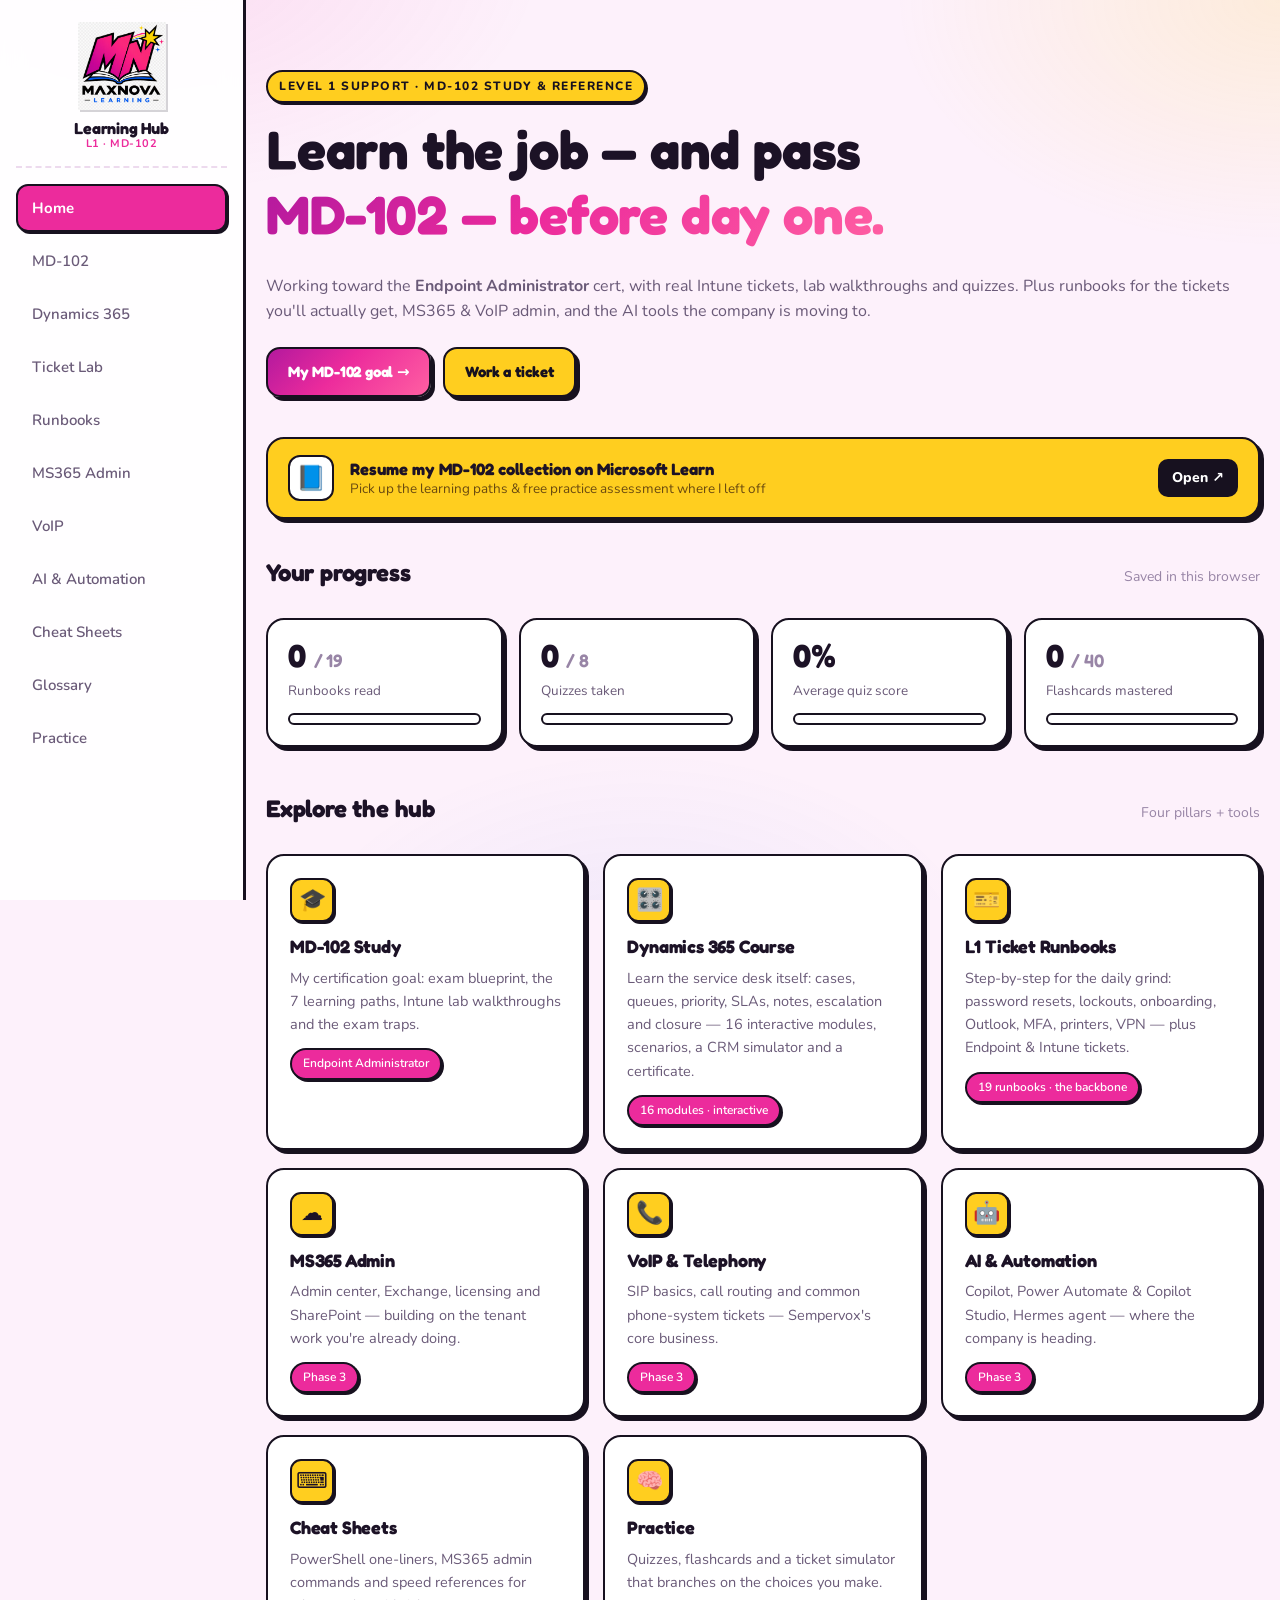
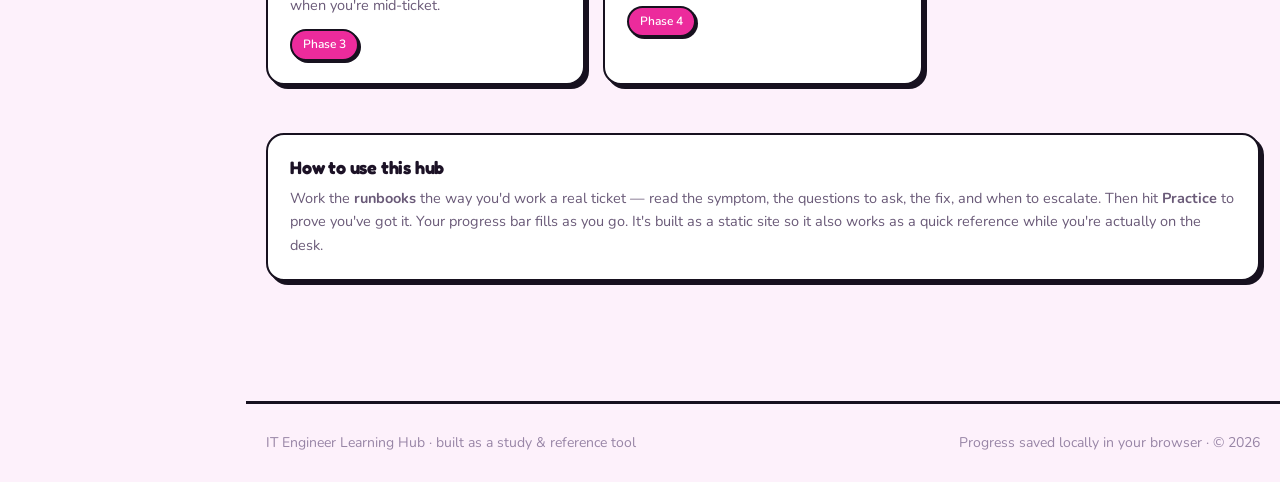
<file: index.html>
<!DOCTYPE html>
<html lang="en-GB">
<head>
  <meta charset="UTF-8" />
  <meta name="viewport" content="width=device-width, initial-scale=1.0" />
  <title>IT Engineer Learning Hub</title>
  <meta name="description" content="A study and reference tool for Level 1 IT support: runbooks, MS365, VoIP, AI automation, quizzes and a ticket simulator." />
  <link rel="stylesheet" href="style.css?v=6" />
</head>
<body>
  <div id="app-header"></div>

  <main>
    <div class="wrap">

      <!-- Hero -->
      <section class="home-hero">
        <span class="eyebrow">Level 1 Support &middot; MD-102 Study &amp; Reference</span>
        <h1>Learn the job — and pass<br /><span class="grad">MD-102 — before day one.</span></h1>
        <p class="lead muted">Working toward the <b>Endpoint Administrator</b> cert, with real Intune tickets,
          lab walkthroughs and quizzes. Plus runbooks for the tickets you'll actually get, MS365 &amp; VoIP admin,
          and the AI tools the company is moving to.</p>
        <div class="btn-row">
          <a class="btn btn-primary" href="md102.html">My MD-102 goal &rarr;</a>
          <a class="btn btn-ghost" href="runbooks.html">Work a ticket</a>
        </div>
      </section>

      <!-- Resume on Microsoft Learn -->
      <a class="ms-learn-banner" href="https://learn.microsoft.com/en-us/credentials/certifications/modern-desktop/?tab=tab-started&amp;ns-enrollment-type=Collection&amp;ns-enrollment-id=p56uztr2w362e&amp;practice-assessment-type=certification" target="_blank" rel="noopener">
        <span class="mlb-ico">📘</span>
        <span class="mlb-txt">
          <b>Resume my MD-102 collection on Microsoft Learn</b>
          <span class="muted">Pick up the learning paths &amp; free practice assessment where I left off</span>
        </span>
        <span class="mlb-go">Open ↗</span>
      </a>

      <!-- Progress dashboard -->
      <section class="section">
        <div class="section-title">
          <h2>Your progress</h2>
          <span class="hint">Saved in this browser</span>
        </div>
        <div class="stats" id="dashboard"><!-- rendered by main.js --></div>
      </section>

      <!-- Pillars -->
      <section class="section">
        <div class="section-title">
          <h2>Explore the hub</h2>
          <span class="hint">Four pillars + tools</span>
        </div>
        <div class="grid grid-3">
          <a class="card link-card" href="md102.html">
            <div class="icon">🎓</div>
            <h3>MD-102 Study</h3>
            <p>My certification goal: exam blueprint, the 7 learning paths, Intune lab walkthroughs and the exam traps.</p>
            <span class="tag">Endpoint Administrator</span>
          </a>
          <a class="card link-card" href="dynamics.html">
            <div class="icon">🎛️</div>
            <h3>Dynamics 365 Course</h3>
            <p>Learn the service desk itself: cases, queues, priority, SLAs, notes, escalation and closure — 16 interactive modules, scenarios, a CRM simulator and a certificate.</p>
            <span class="tag">16 modules &middot; interactive</span>
          </a>
          <a class="card link-card" href="runbooks.html">
            <div class="icon">🎫</div>
            <h3>L1 Ticket Runbooks</h3>
            <p>Step-by-step for the daily grind: password resets, lockouts, onboarding, Outlook, MFA, printers, VPN — plus Endpoint &amp; Intune tickets.</p>
            <span class="tag">19 runbooks &middot; the backbone</span>
          </a>
          <a class="card link-card" href="ms365.html">
            <div class="icon">☁️</div>
            <h3>MS365 Admin</h3>
            <p>Admin center, Exchange, licensing and SharePoint — building on the tenant work you're already doing.</p>
            <span class="tag">Phase 3</span>
          </a>
          <a class="card link-card" href="voip.html">
            <div class="icon">📞</div>
            <h3>VoIP &amp; Telephony</h3>
            <p>SIP basics, call routing and common phone-system tickets — Sempervox's core business.</p>
            <span class="tag">Phase 3</span>
          </a>
          <a class="card link-card" href="ai-automation.html">
            <div class="icon">🤖</div>
            <h3>AI &amp; Automation</h3>
            <p>Copilot, Power Automate &amp; Copilot Studio, Hermes agent — where the company is heading.</p>
            <span class="tag">Phase 3</span>
          </a>
          <a class="card link-card" href="cheatsheets.html">
            <div class="icon">⌨️</div>
            <h3>Cheat Sheets</h3>
            <p>PowerShell one-liners, MS365 admin commands and speed references for when you're mid-ticket.</p>
            <span class="tag">Phase 3</span>
          </a>
          <a class="card link-card" href="practice.html">
            <div class="icon">🧠</div>
            <h3>Practice</h3>
            <p>Quizzes, flashcards and a ticket simulator that branches on the choices you make.</p>
            <span class="tag">Phase 4</span>
          </a>
        </div>
      </section>

      <!-- How to use -->
      <section class="section">
        <div class="card">
          <h3>How to use this hub</h3>
          <p class="muted">Work the <b>runbooks</b> the way you'd work a real ticket — read the symptom, the
          questions to ask, the fix, and when to escalate. Then hit <b>Practice</b> to prove you've got it.
          Your progress bar fills as you go. It's built as a static site so it also works as a quick reference
          while you're actually on the desk.</p>
        </div>
      </section>

    </div>
  </main>

  <div id="app-footer"></div>
  <script src="main.js?v=6"></script>
</body>
</html>
</file>
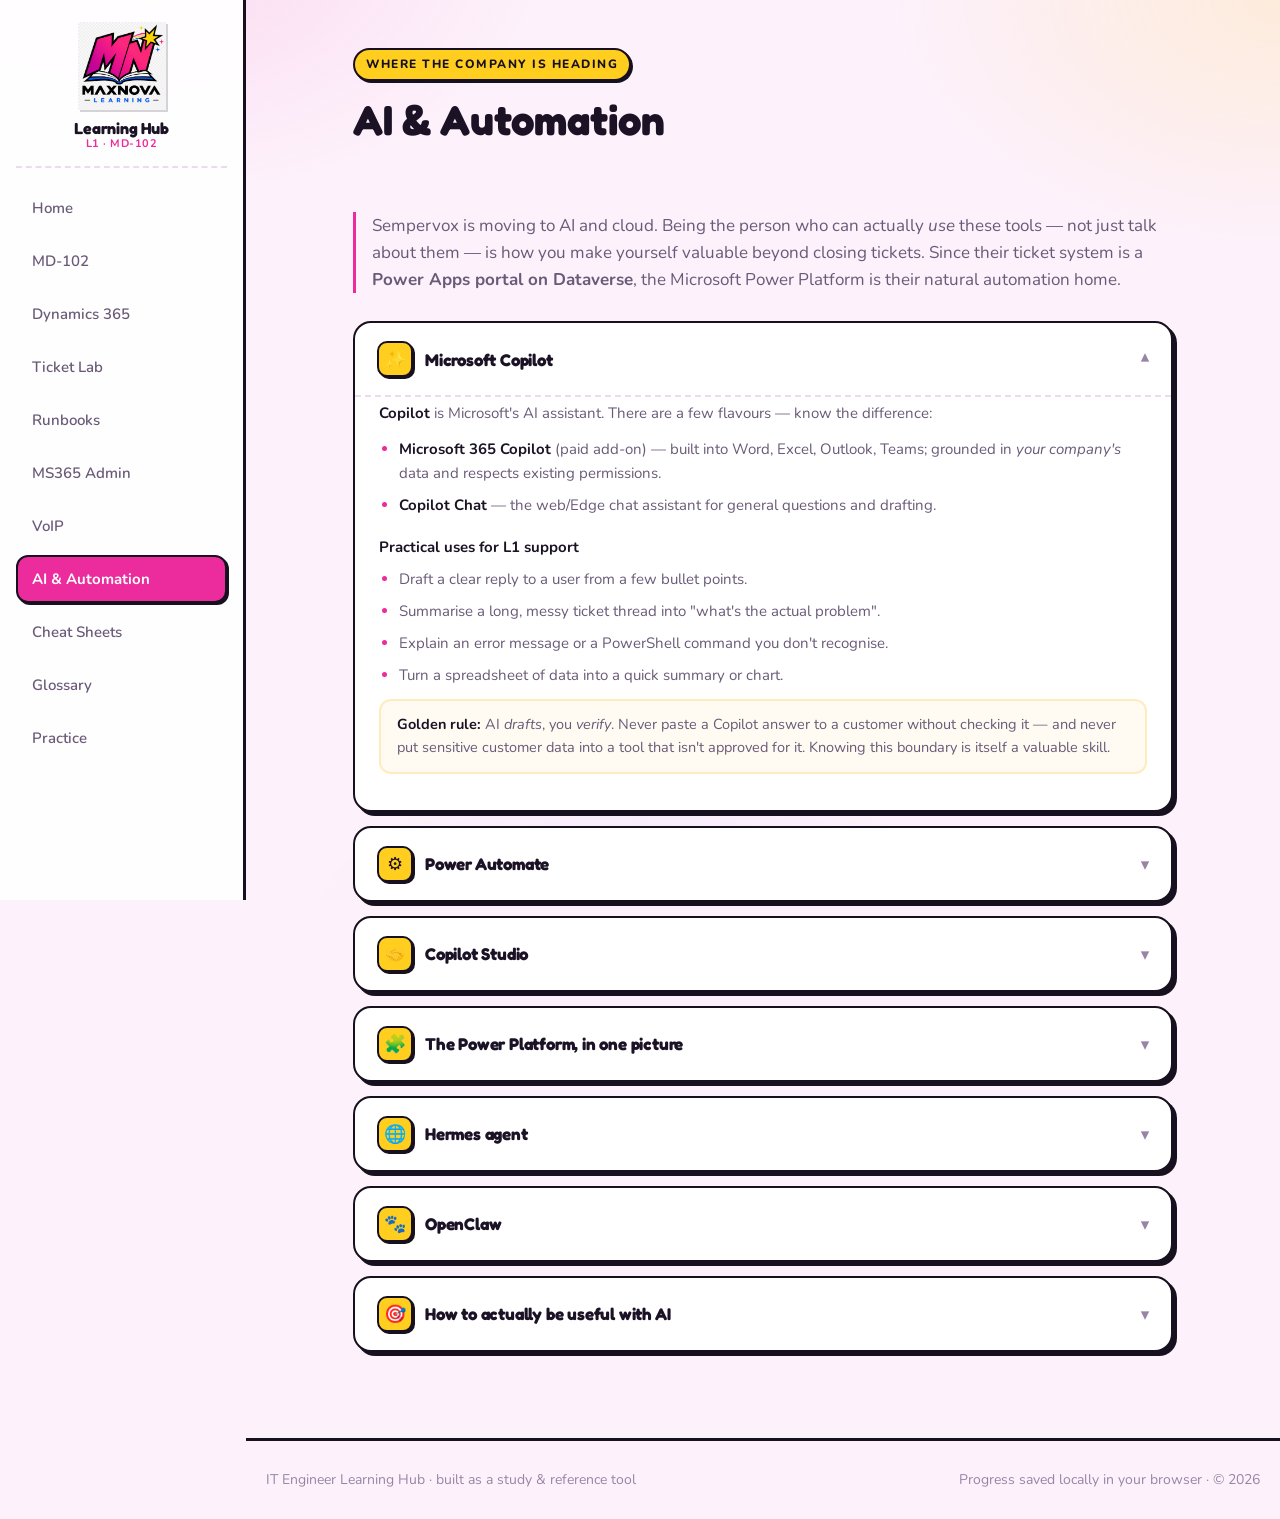
<file: ai-automation.html>
<!DOCTYPE html>
<html lang="en-GB">
<head>
  <meta charset="UTF-8" />
  <meta name="viewport" content="width=device-width, initial-scale=1.0" />
  <title>AI &amp; Automation — IT Engineer Learning Hub</title>
  <meta name="description" content="Microsoft Copilot, Power Automate, Copilot Studio and the Hermes agent for MSP automation." />
  <link rel="stylesheet" href="style.css?v=6" />
</head>
<body>
  <div id="app-header"></div>

  <main>
    <div class="wrap guide">
      <section class="page-hero">
        <span class="eyebrow">Where the company is heading</span>
        <h1>AI &amp; Automation</h1>
      </section>

      <p class="guide-intro">Sempervox is moving to AI and cloud. Being the person who can actually <em>use</em>
        these tools — not just talk about them — is how you make yourself valuable beyond closing tickets.
        Since their ticket system is a <strong>Power Apps portal on Dataverse</strong>, the Microsoft Power
        Platform is their natural automation home.</p>

      <details class="acc" open>
        <summary><span class="acc-ico">✨</span>Microsoft Copilot<span class="acc-chev">▾</span></summary>
        <div class="acc-body">
          <p><strong>Copilot</strong> is Microsoft's AI assistant. There are a few flavours — know the difference:</p>
          <ul>
            <li><strong>Microsoft 365 Copilot</strong> (paid add-on) — built into Word, Excel, Outlook, Teams; grounded in <em>your company's</em> data and respects existing permissions.</li>
            <li><strong>Copilot Chat</strong> — the web/Edge chat assistant for general questions and drafting.</li>
          </ul>
          <h4>Practical uses for L1 support</h4>
          <ul>
            <li>Draft a clear reply to a user from a few bullet points.</li>
            <li>Summarise a long, messy ticket thread into "what's the actual problem".</li>
            <li>Explain an error message or a PowerShell command you don't recognise.</li>
            <li>Turn a spreadsheet of data into a quick summary or chart.</li>
          </ul>
          <div class="callout warn"><b>Golden rule:</b> AI <em>drafts</em>, you <em>verify</em>. Never paste a Copilot
            answer to a customer without checking it — and never put sensitive customer data into a tool that isn't
            approved for it. Knowing this boundary is itself a valuable skill.</div>
        </div>
      </details>

      <details class="acc">
        <summary><span class="acc-ico">⚙️</span>Power Automate<span class="acc-chev">▾</span></summary>
        <div class="acc-body">
          <p><strong>Power Automate</strong> builds workflows — "when <em>this</em> happens, do <em>that</em>" —
             across Microsoft 365 and hundreds of other apps. Two kinds:</p>
          <ul>
            <li><strong>Cloud flows</strong> — triggered by events (a new email, a new ticket, a form submission).</li>
            <li><strong>Desktop flows (RPA)</strong> — automate clicks and keystrokes in apps that have no proper API.</li>
          </ul>
          <h4>Ideas that fit their ticket portal</h4>
          <ul>
            <li>When a <strong>new ticket</strong> is created, post it to a Teams channel and tag on-call.</li>
            <li>Auto-<strong>triage</strong>: set priority/category from keywords in the ticket.</li>
            <li>Kick off an <strong>onboarding checklist</strong> when HR flags a new starter.</li>
            <li>Send an <strong>SLA warning</strong> when a ticket is nearing its deadline.</li>
          </ul>
          <div class="callout"><b>Concepts to learn:</b> triggers, actions, connectors, and variables. Start by
            reading existing flows before building your own.</div>
        </div>
      </details>

      <details class="acc">
        <summary><span class="acc-ico">🤝</span>Copilot Studio<span class="acc-chev">▾</span></summary>
        <div class="acc-body">
          <p><strong>Copilot Studio</strong> is a low-code tool for building your own AI <strong>agents / chatbots</strong>.
             Because it sits on <strong>Dataverse</strong> — the same database behind their ticket portal — it's a
             very natural next step for Sempervox.</p>
          <h4>What you could build</h4>
          <ul>
            <li>An <strong>internal helpdesk bot</strong> that answers "how do I reset my password?" from your own runbooks.</li>
            <li>A bot that <strong>logs a ticket</strong> in the portal from a Teams chat.</li>
            <li>A knowledge assistant grounded in company documentation.</li>
          </ul>
          <p>You build it from <strong>topics</strong> (conversation paths) and <strong>knowledge sources</strong>
             (docs, sites, Dataverse), then publish it to Teams or a website.</p>
        </div>
      </details>

      <details class="acc">
        <summary><span class="acc-ico">🧩</span>The Power Platform, in one picture<span class="acc-chev">▾</span></summary>
        <div class="acc-body">
          <p>Their ticket system is Power Apps + Dataverse, so it helps to see how the pieces fit:</p>
          <ul>
            <li><strong>Power Apps</strong> — build custom apps/portals (their ticket system).</li>
            <li><strong>Power Automate</strong> — automate the workflows between them.</li>
            <li><strong>Power BI</strong> — dashboards and reporting on the data.</li>
            <li><strong>Copilot Studio</strong> — AI agents on top.</li>
            <li><strong>Dataverse</strong> — the shared database underneath it all.</li>
          </ul>
          <p>Manage it all at <code>admin.powerplatform.microsoft.com</code>. Understanding this stack makes you
             immediately more useful in an all-Microsoft shop.</p>
        </div>
      </details>

      <details class="acc">
        <summary><span class="acc-ico">🌐</span>Hermes agent<span class="acc-chev">▾</span></summary>
        <div class="acc-body">
          <p><strong>Hermes</strong> (by Nous Research) is an <em>open-source</em> AI agent platform — a different
             world from Microsoft's stack. It's an AI-ops tool, not an IT admin tool.</p>
          <ul>
            <li>Runs across <strong>many channels</strong> — Telegram, Discord, Slack, WhatsApp, Signal, email, CLI.</li>
            <li>Has <strong>persistent memory</strong>, can spawn <strong>sub-agents</strong>, and do web/browser tasks.</li>
            <li>Automates tasks through <strong>natural language</strong> rather than rigid flows.</li>
          </ul>
          <div class="callout warn"><b>Ask your dad:</b> what does Sempervox actually want Hermes <em>for</em> —
            client automation, an internal helpdesk assistant, report generation? The answer decides what's worth
            learning. Microsoft's Copilot Studio and Hermes overlap in "AI agent" territory but suit different jobs.</div>
        </div>
      </details>

      <details class="acc">
        <summary><span class="acc-ico">🐾</span>OpenClaw<span class="acc-chev">▾</span></summary>
        <div class="acc-body">
          <p><strong>OpenClaw</strong> (<a href="https://openclaw.ai" target="_blank" rel="noopener">openclaw.ai</a>)
             is an open-source AI assistant that runs <em>locally</em> on your own computer (Mac, Windows or Linux) —
             billed as "the AI that actually does things". Rather than just chatting, it takes real actions on your behalf.</p>
          <h4>What it can do</h4>
          <ul>
            <li><strong>Talk through the apps you already use</strong> — WhatsApp, Telegram, Discord, Slack, Signal, iMessage.</li>
            <li><strong>Persistent memory</strong> — remembers your preferences and history and adapts over time.</li>
            <li><strong>Takes actions</strong> — browses websites, fills forms, reads/writes files and runs shell commands.</li>
            <li><strong>Self-extending skills</strong> — you can add custom skills/plugins (shared via "ClawHub"), and it can even write its own.</li>
            <li><strong>Multi-agent</strong> — run several agents at once across different machines.</li>
          </ul>
          <p>The big selling point is <strong>privacy and control</strong>: "your context and skills live on YOUR
             computer, not a walled garden." It's free and open-source.</p>
          <div class="callout"><b>OpenClaw vs Hermes:</b> these two are close cousins — both open-source, locally-run
            AI agents with messaging integration, memory, skills and multi-agent orchestration. If Sempervox is
            evaluating both, the differences will be in setup, skill ecosystem and how each is hosted, rather than the
            core idea.</div>
          <div class="callout warn"><b>Why the caution matters (and impresses):</b> a tool that can run shell commands,
            edit files and control a browser is powerful <em>and</em> risky. In an MSP that touches client systems, the
            grown-up questions are: <em>where does it run, what can it access, and who's watching it?</em> Show you think
            about guardrails, not just capabilities, and you'll stand out.</div>
        </div>
      </details>

      <details class="acc">
        <summary><span class="acc-ico">🎯</span>How to actually be useful with AI<span class="acc-chev">▾</span></summary>
        <div class="acc-body">
          <p>The mindset that gets you hired and keeps you valuable:</p>
          <ul>
            <li><strong>Use it to learn faster</strong> — ask AI to explain errors, commands and concepts as you work.</li>
            <li><strong>Draft, then verify</strong> — let it write the first version of a reply or a flow; you own the accuracy.</li>
            <li><strong>Automate the boring, repeated stuff</strong> — that's where automation pays off.</li>
            <li><strong>Respect data boundaries</strong> — know what customer data can and can't go into which tool.</li>
          </ul>
          <div class="callout"><b>Interview gold:</b> "I use AI to move faster but I always verify the output and I'm
            careful about what data goes where." That sentence shows maturity most L1 candidates lack.</div>
        </div>
      </details>
    </div>
  </main>

  <div id="app-footer"></div>
  <script src="main.js?v=6"></script>
</body>
</html>
</file>
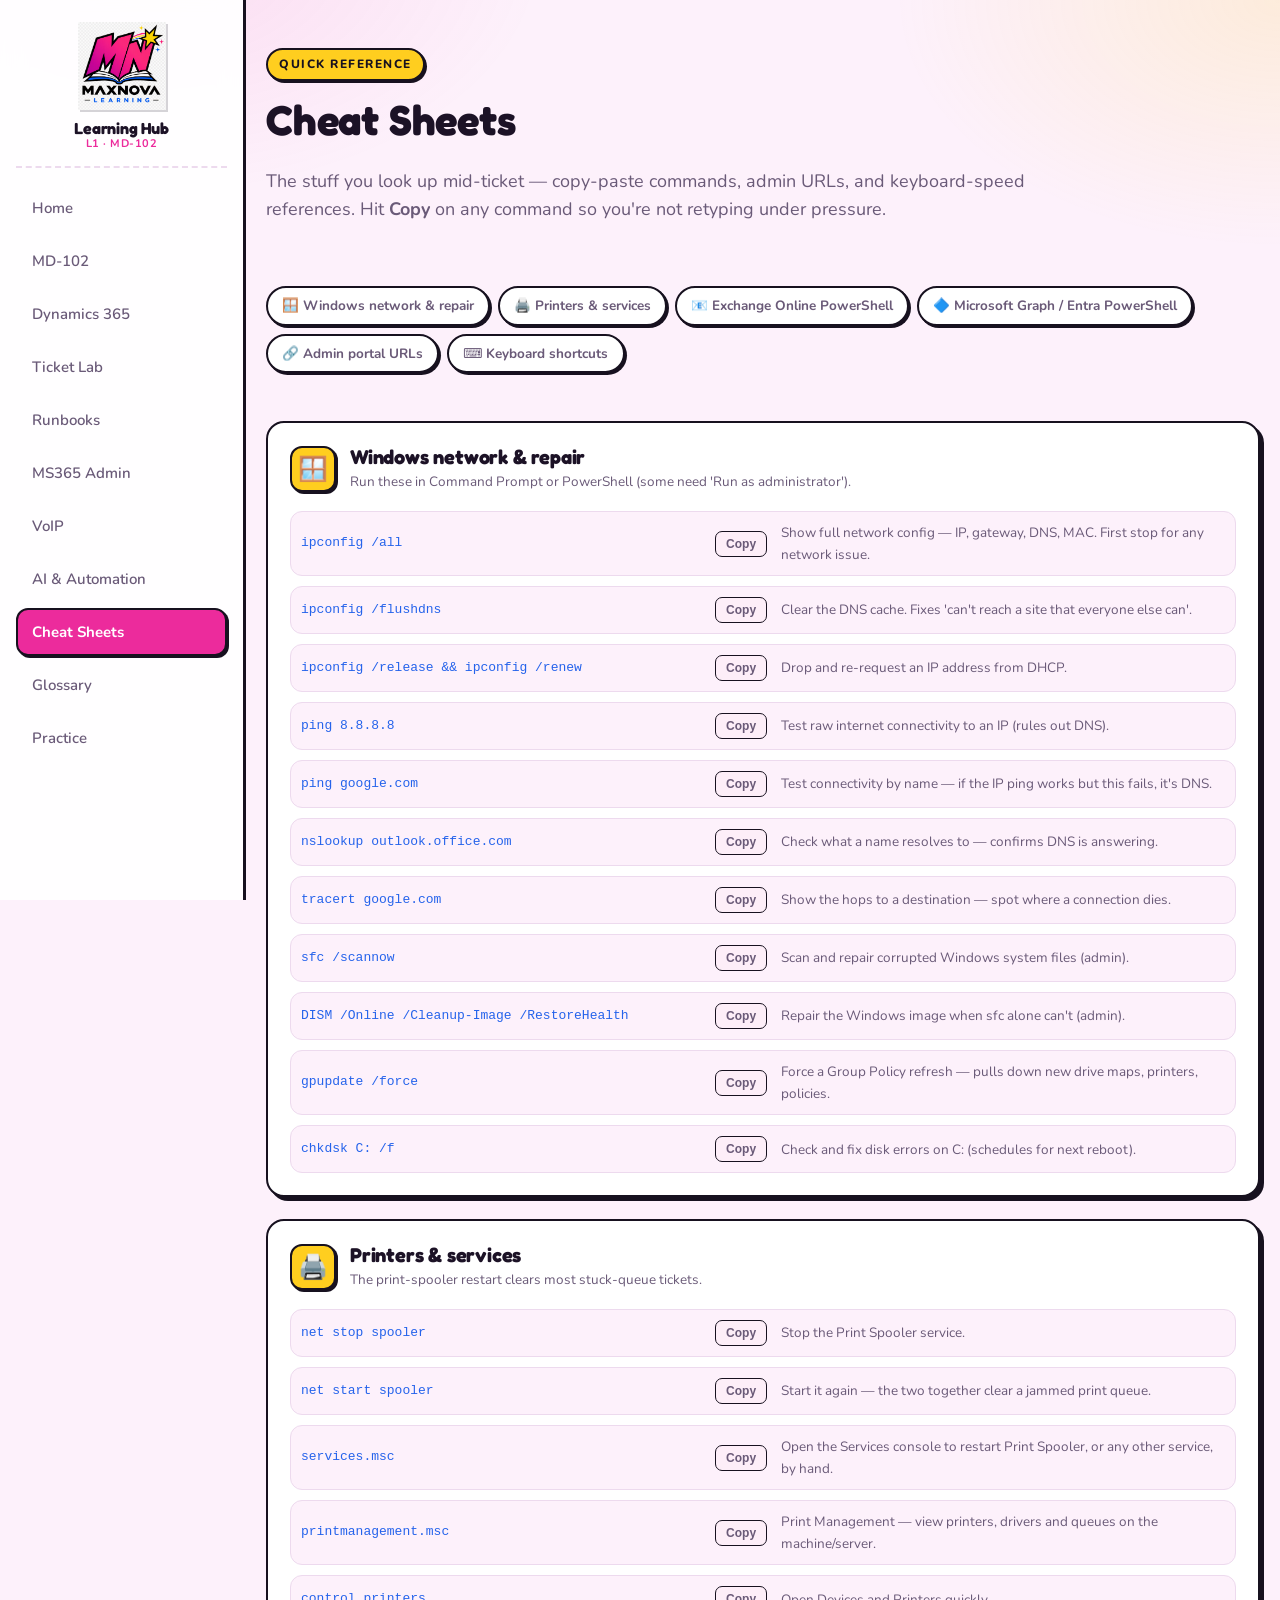
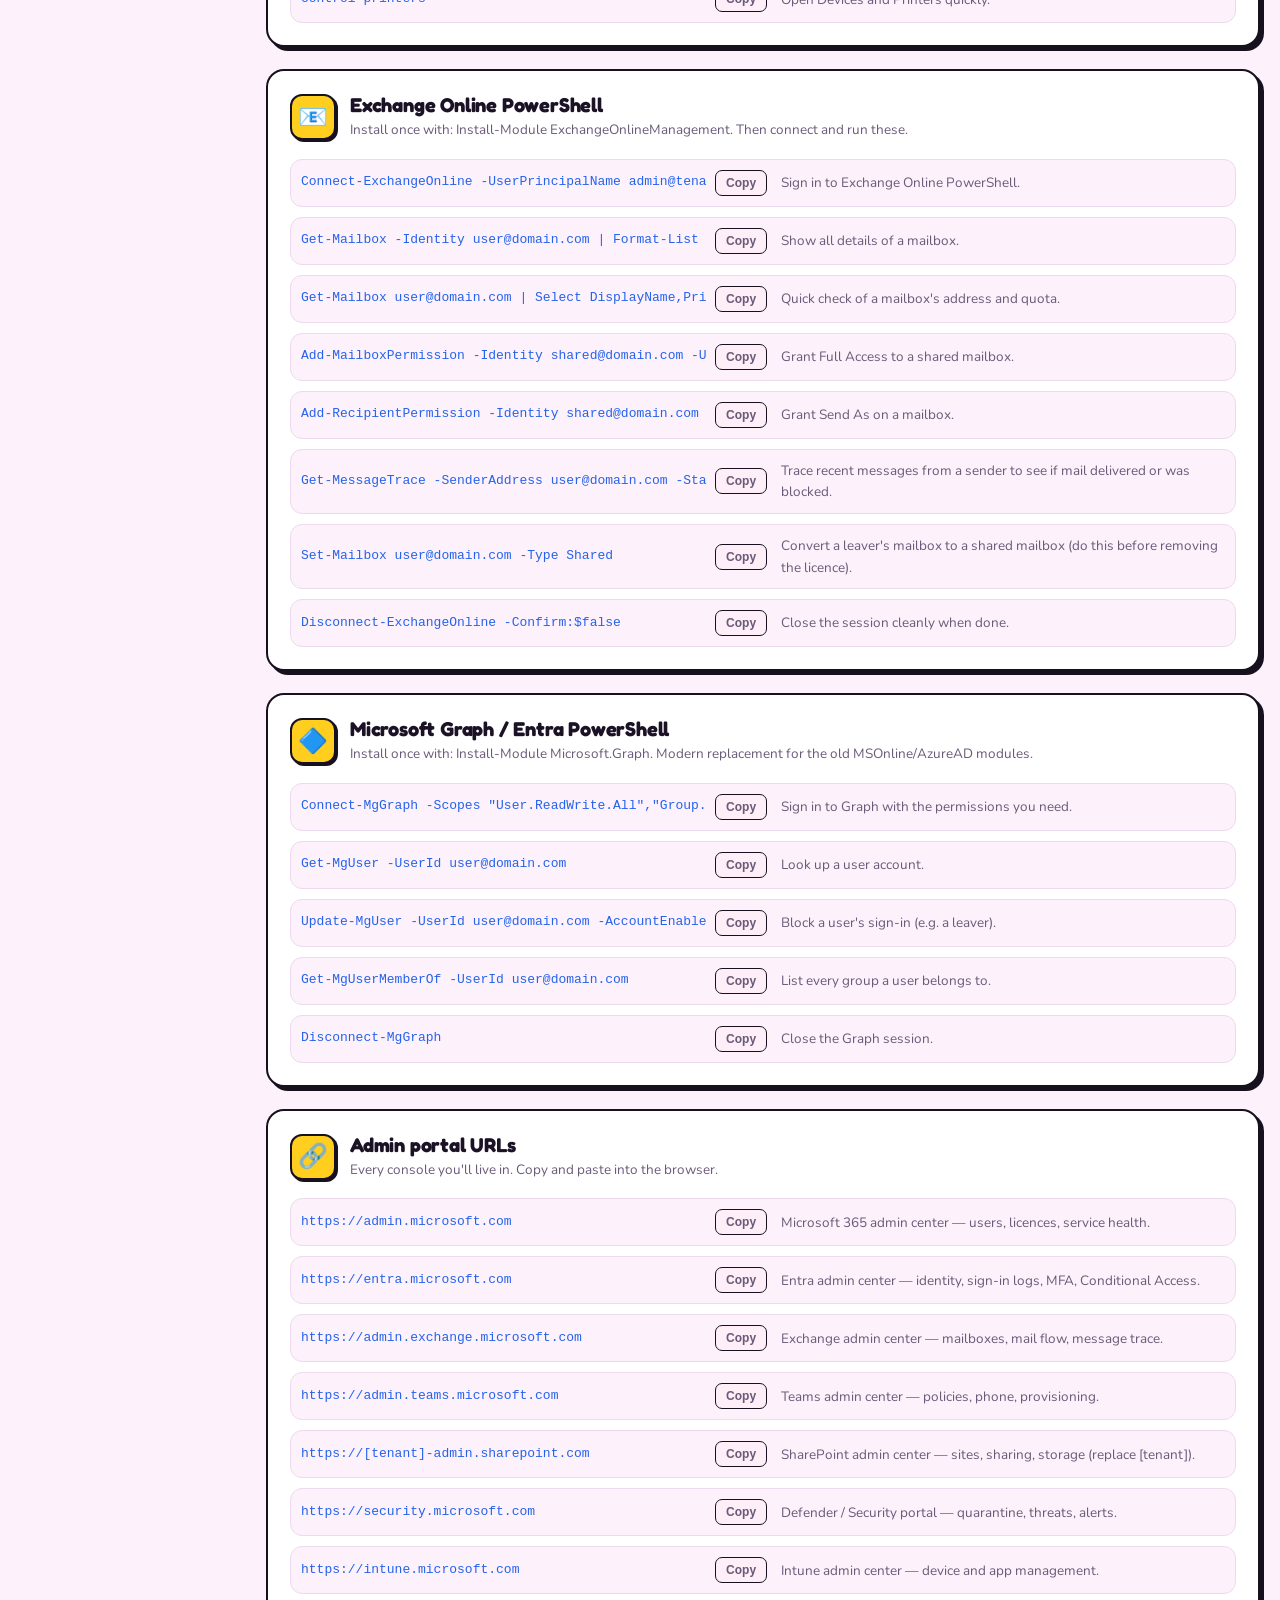
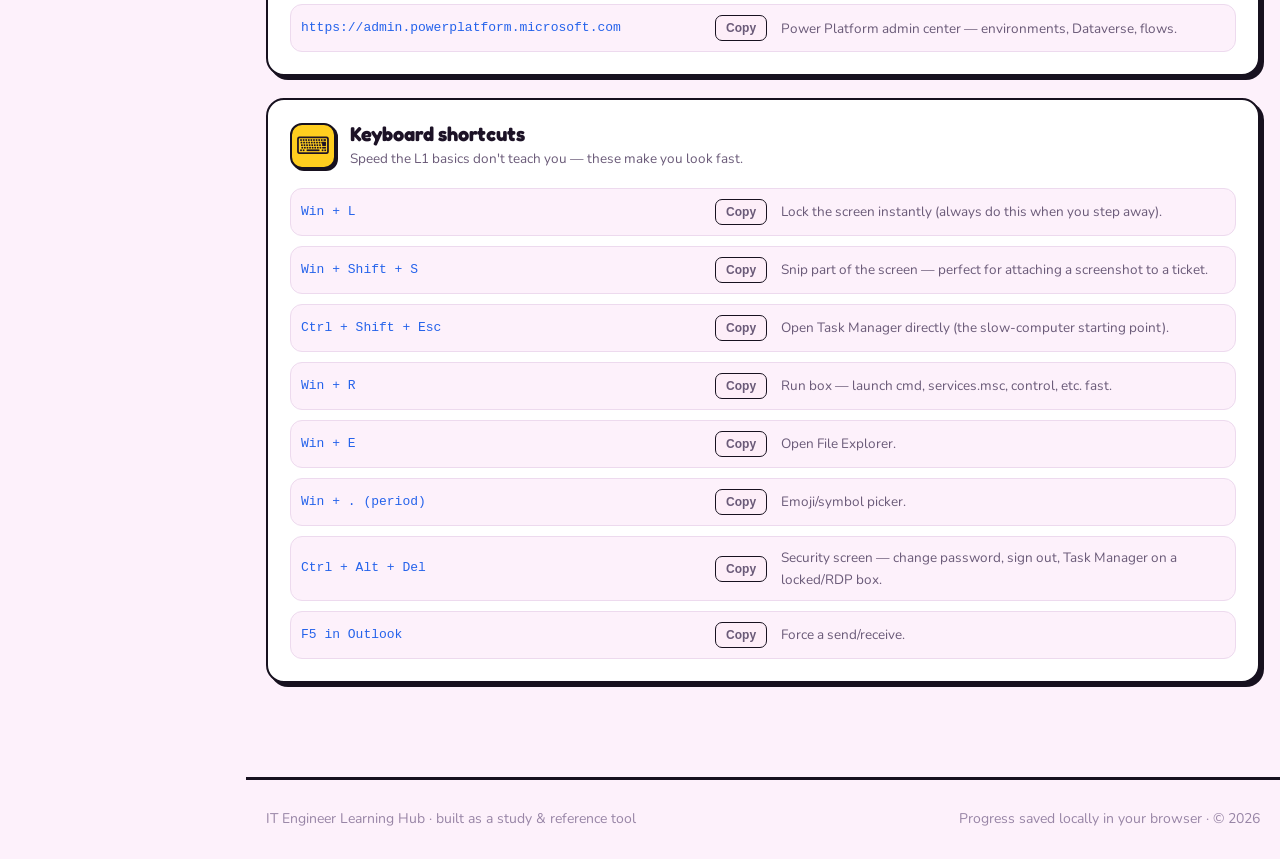
<file: cheatsheets.html>
<!DOCTYPE html>
<html lang="en-GB">
<head>
  <meta charset="UTF-8" />
  <meta name="viewport" content="width=device-width, initial-scale=1.0" />
  <title>Cheat Sheets — IT Engineer Learning Hub</title>
  <meta name="description" content="PowerShell, MS365 admin and quick-reference cheat sheets for L1 support." />
  <link rel="stylesheet" href="style.css?v=6" />
</head>
<body>
  <div id="app-header"></div>

  <main>
    <div class="wrap">
      <section class="page-hero">
        <span class="eyebrow">Quick reference</span>
        <h1>Cheat Sheets</h1>
        <p class="lead">The stuff you look up mid-ticket — copy-paste commands, admin URLs, and keyboard-speed
          references. Hit <b>Copy</b> on any command so you're not retyping under pressure.</p>
      </section>

      <section class="section">
        <div class="chips" id="cs-nav"><!-- jump links by cheatsheets.js --></div>
      </section>

      <div id="cs-wrap"><!-- sheets by cheatsheets.js --></div>
    </div>
  </main>

  <div id="app-footer"></div>
  <script src="main.js?v=6"></script>
  <script src="cheatsheets-data.js?v=6"></script>
  <script src="cheatsheets.js?v=6"></script>
</body>
</html>
</file>
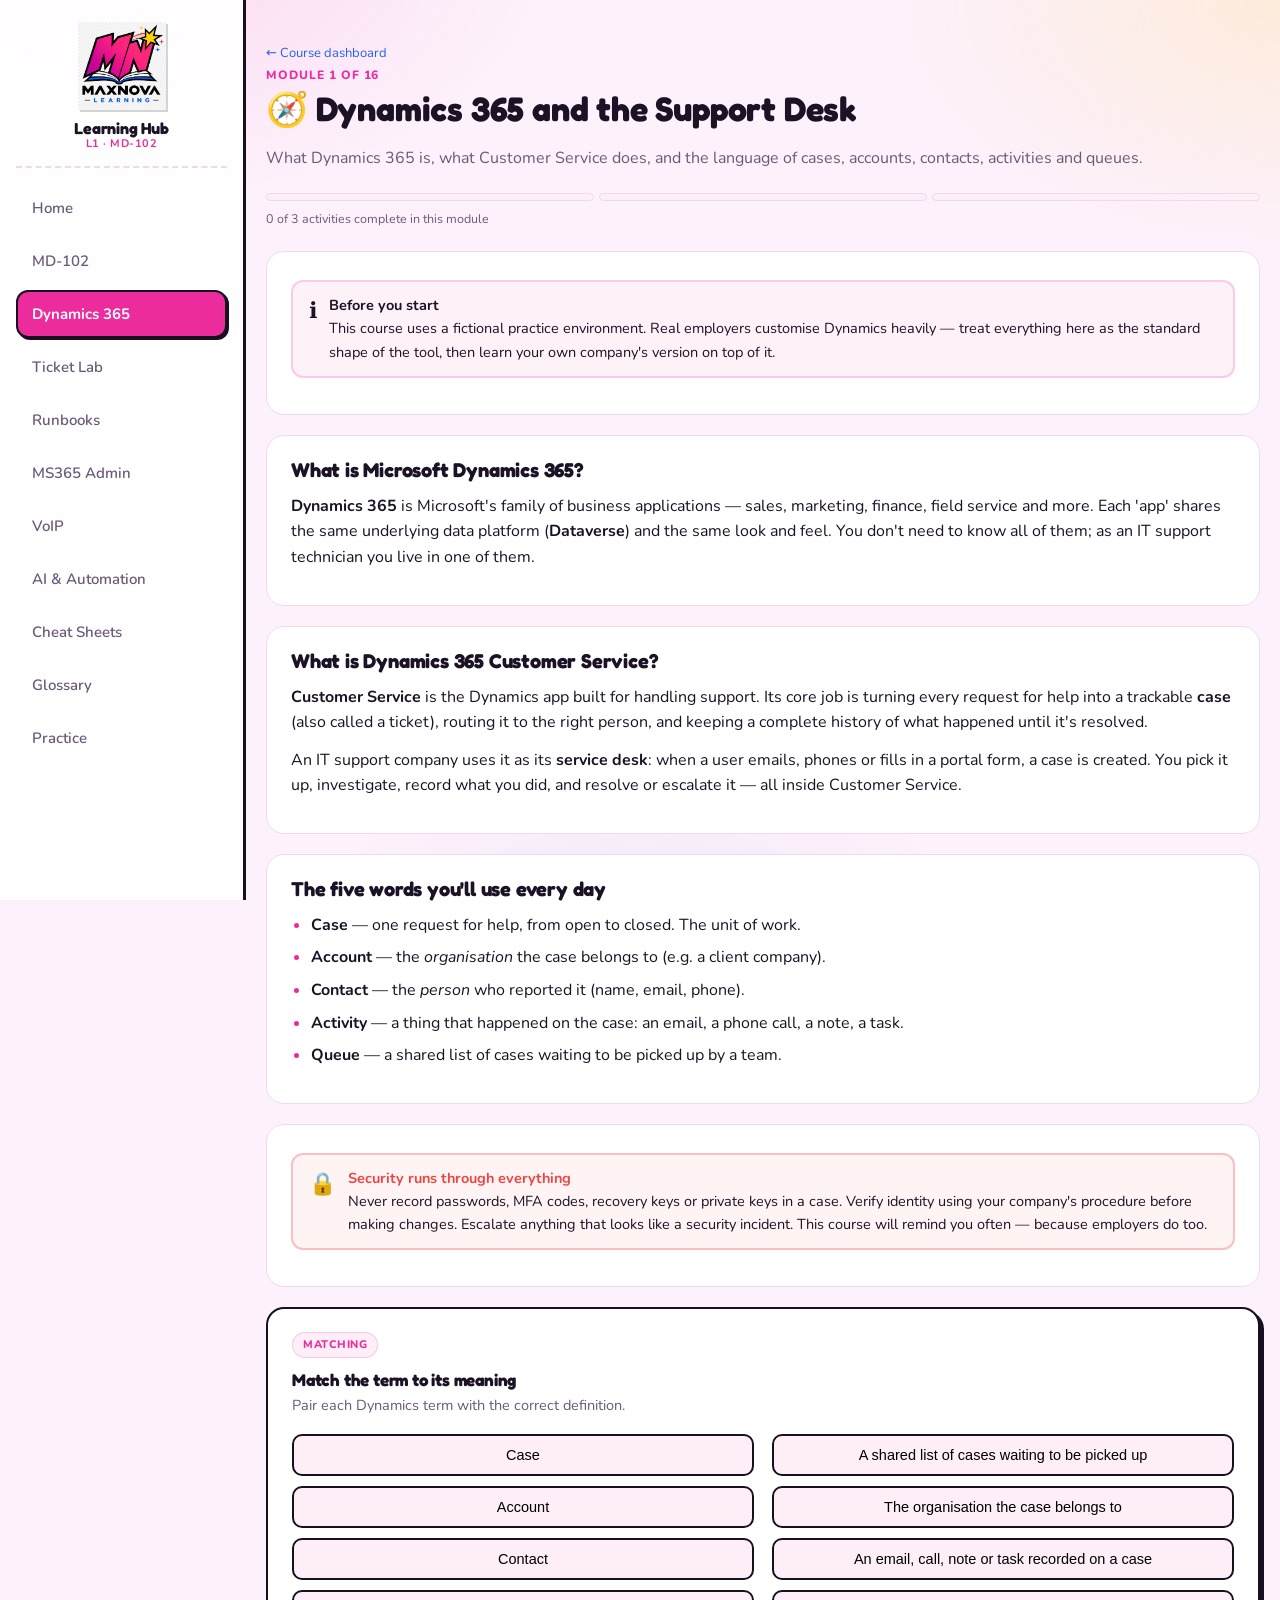
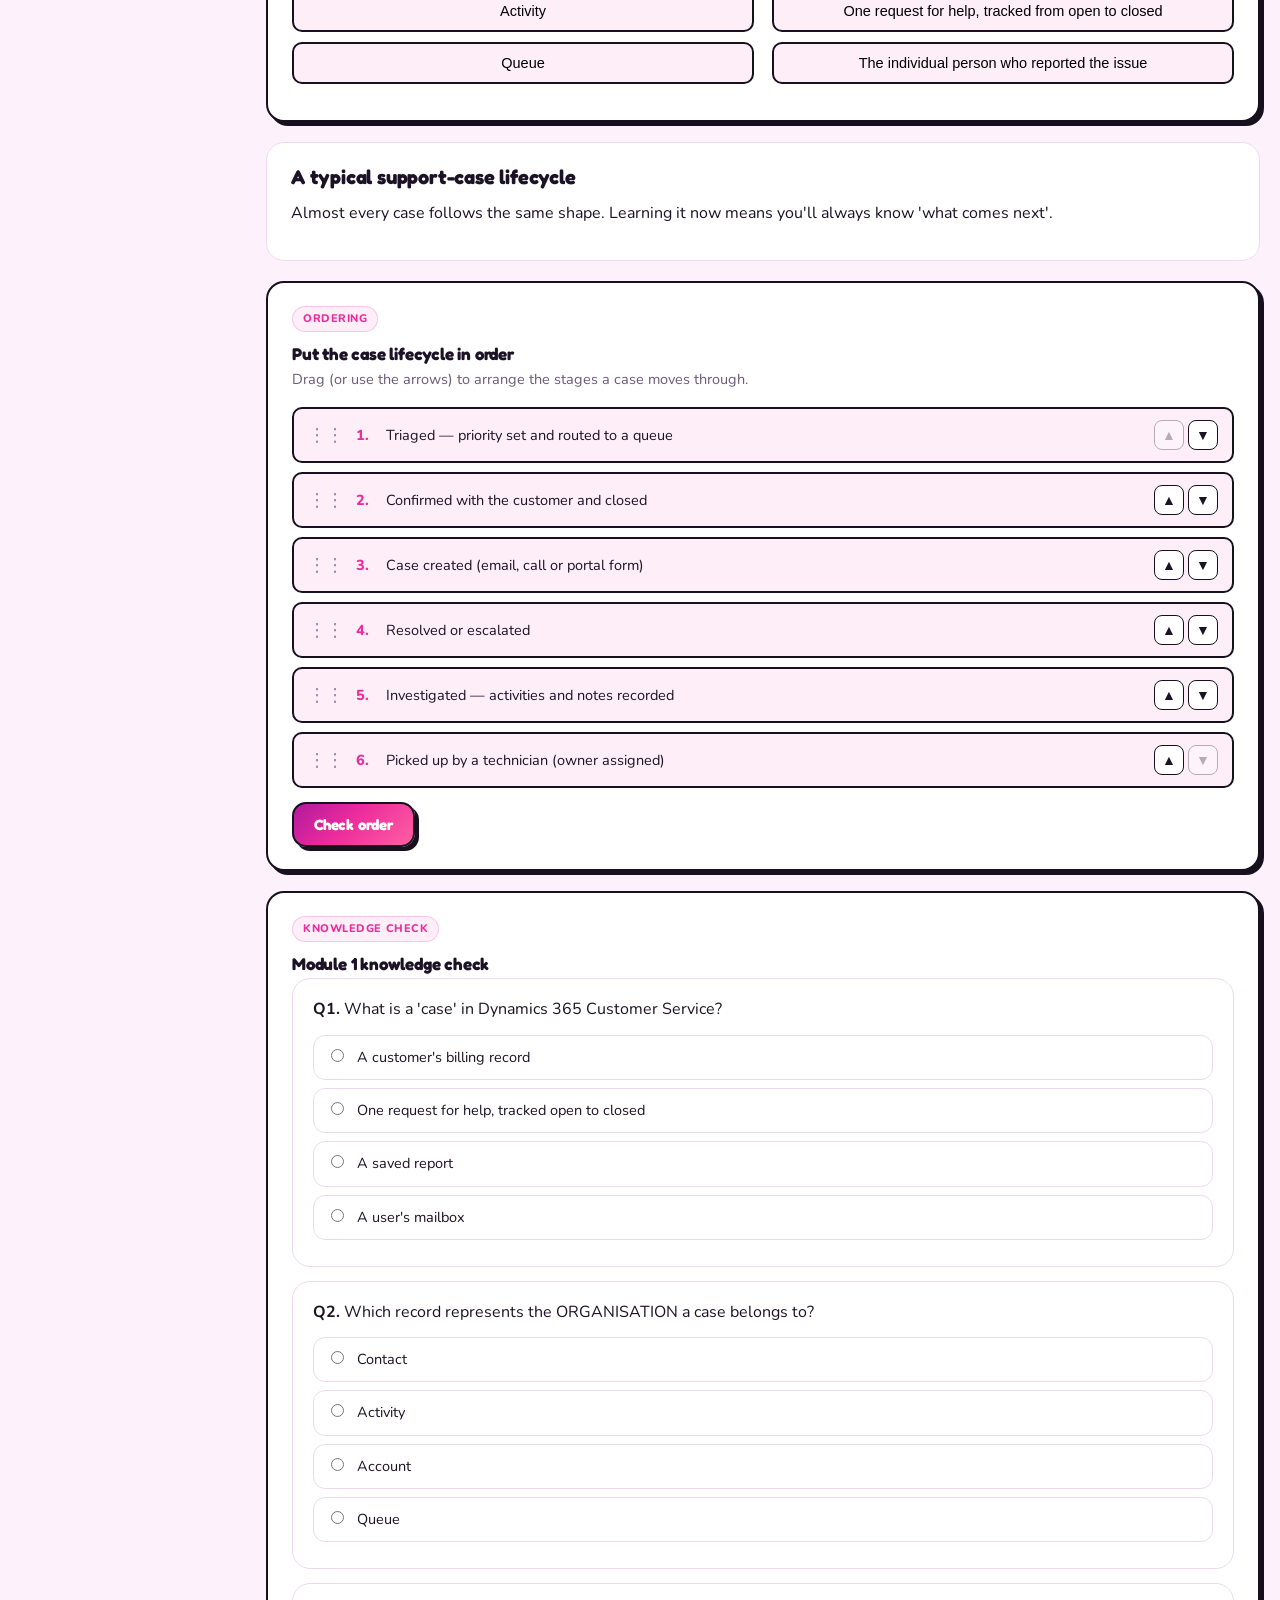
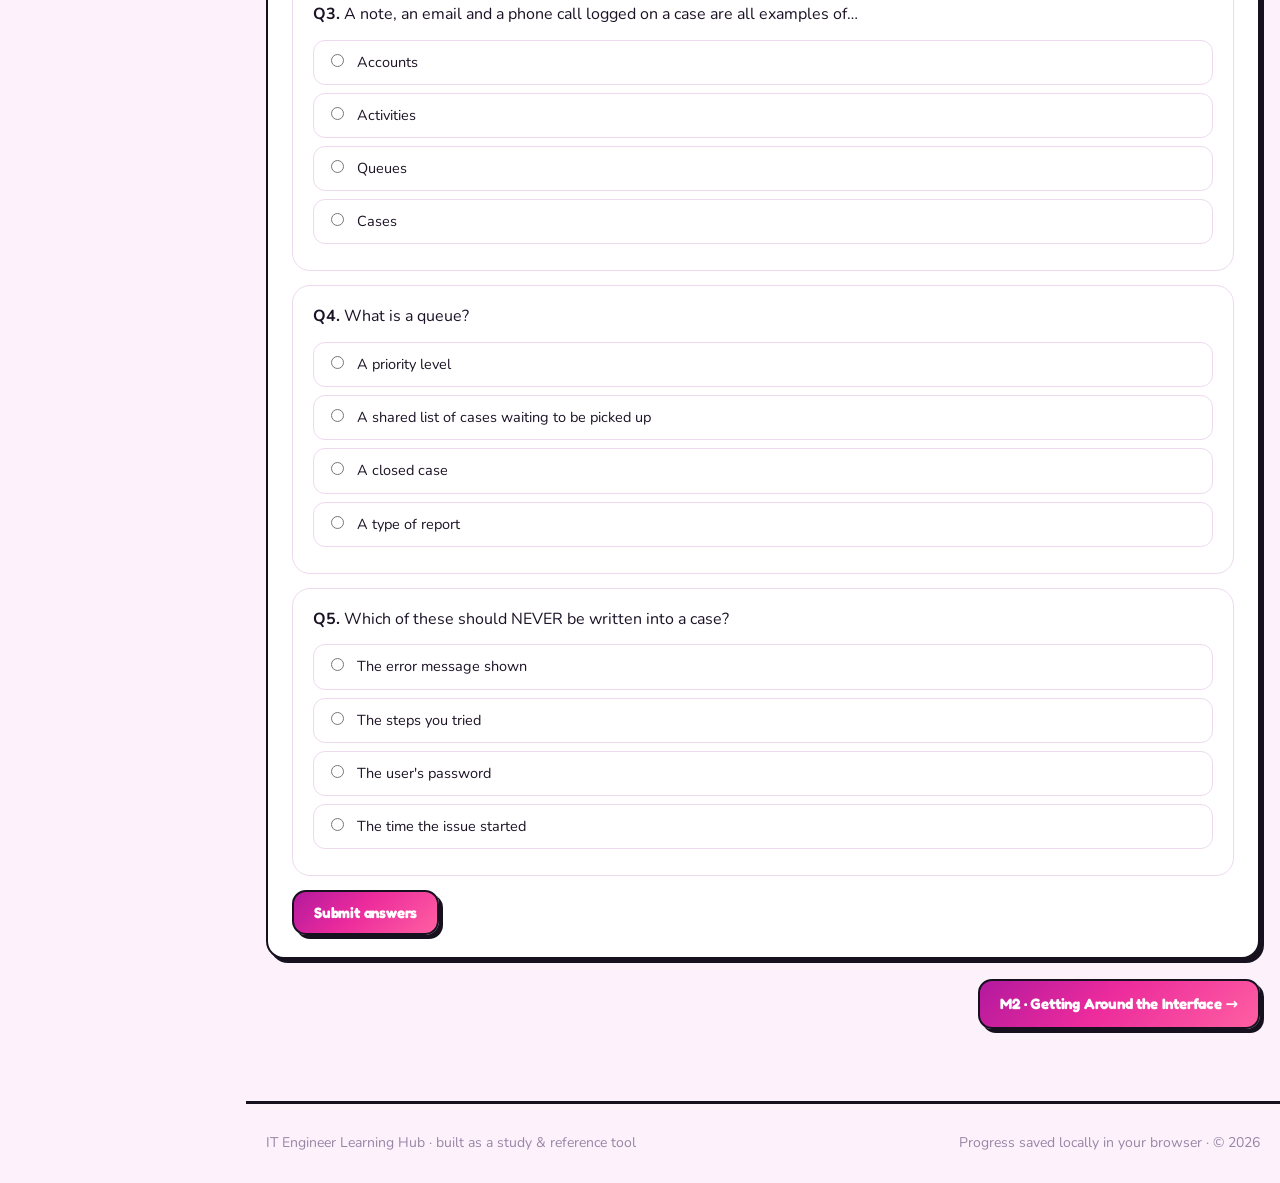
<file: dynamics-module.html>
<!DOCTYPE html>
<html lang="en-GB">
<head>
  <meta charset="UTF-8" />
  <meta name="viewport" content="width=device-width, initial-scale=1.0" />
  <title>Lesson — Dynamics 365 Customer Service course</title>
  <meta name="description" content="Interactive lessons for the Dynamics 365 Customer Service IT Support course." />
  <link rel="stylesheet" href="style.css?v=6" />
  <link rel="stylesheet" href="dynamics.css?v=6" />
</head>
<body>
  <div id="app-header"></div>

  <main>
    <div class="wrap">
      <div id="lesson"><!-- rendered by dynamics-lesson.js --></div>
    </div>
  </main>

  <div id="app-footer"></div>
  <script src="main.js?v=6"></script>
  <script src="dynamics-progress.js?v=6"></script>
  <script src="dynamics-data.js?v=6"></script>
  <script src="dynamics-lesson.js?v=6"></script>
</body>
</html>
</file>
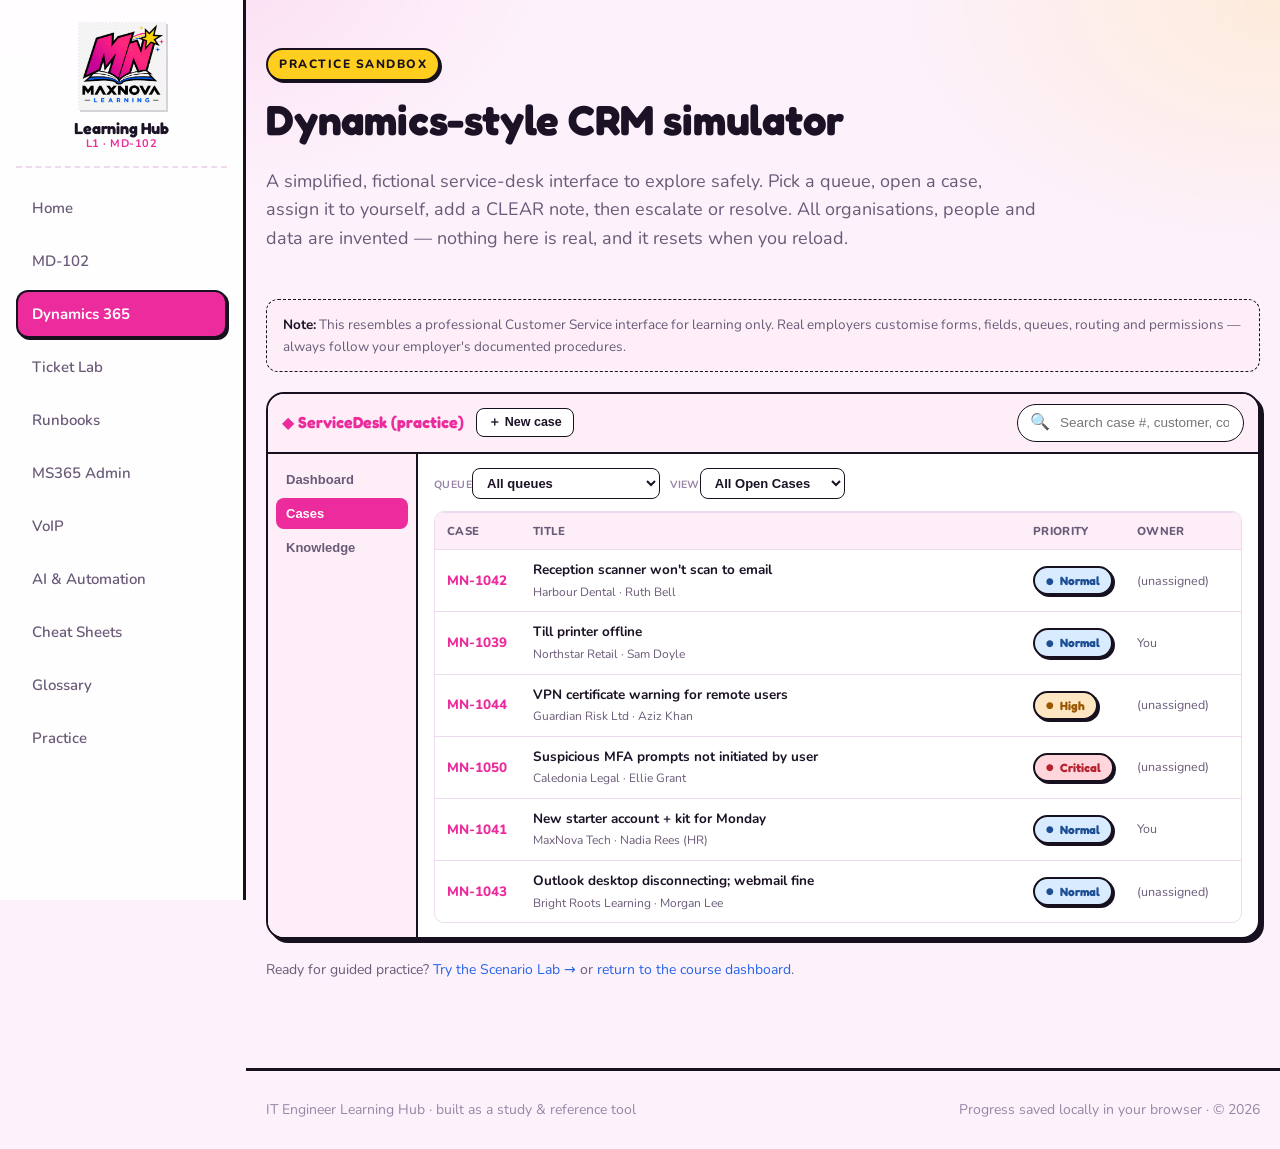
<file: dynamics-sim.html>
<!DOCTYPE html>
<html lang="en-GB">
<head>
  <meta charset="UTF-8" />
  <meta name="viewport" content="width=device-width, initial-scale=1.0" />
  <title>Simulator — Dynamics 365 Customer Service course</title>
  <meta name="description" content="A simplified, fictional Customer Service CRM sandbox: cases, queues, timelines, notes, assign, escalate and resolve. Practice freely." />
  <link rel="stylesheet" href="style.css?v=6" />
  <link rel="stylesheet" href="dynamics.css?v=6" />
</head>
<body>
  <div id="app-header"></div>

  <main>
    <div class="wrap">
      <section class="page-hero">
        <span class="eyebrow">Practice sandbox</span>
        <h1>Dynamics-style CRM simulator</h1>
        <p class="lead">A simplified, fictional service-desk interface to explore safely. Pick a queue,
          open a case, assign it to yourself, add a CLEAR note, then escalate or resolve. All organisations,
          people and data are invented — nothing here is real, and it resets when you reload.</p>
      </section>

      <div class="dyn-disclaimer" style="margin-bottom:20px"><b>Note:</b> This resembles a professional
        Customer Service interface for learning only. Real employers customise forms, fields, queues,
        routing and permissions — always follow your employer's documented procedures.</div>

      <div id="crm-sim"><!-- rendered by dynamics-sim.js --></div>

      <p class="muted" style="margin-top:20px;font-size:14px">Ready for guided practice?
        <a href="dynamics-module.html#m14">Try the Scenario Lab →</a> or
        <a href="dynamics.html">return to the course dashboard</a>.</p>
    </div>
  </main>

  <div id="app-footer"></div>
  <script src="main.js?v=6"></script>
  <script src="dynamics-progress.js?v=6"></script>
  <script src="dynamics-sim.js?v=6"></script>
</body>
</html>
</file>
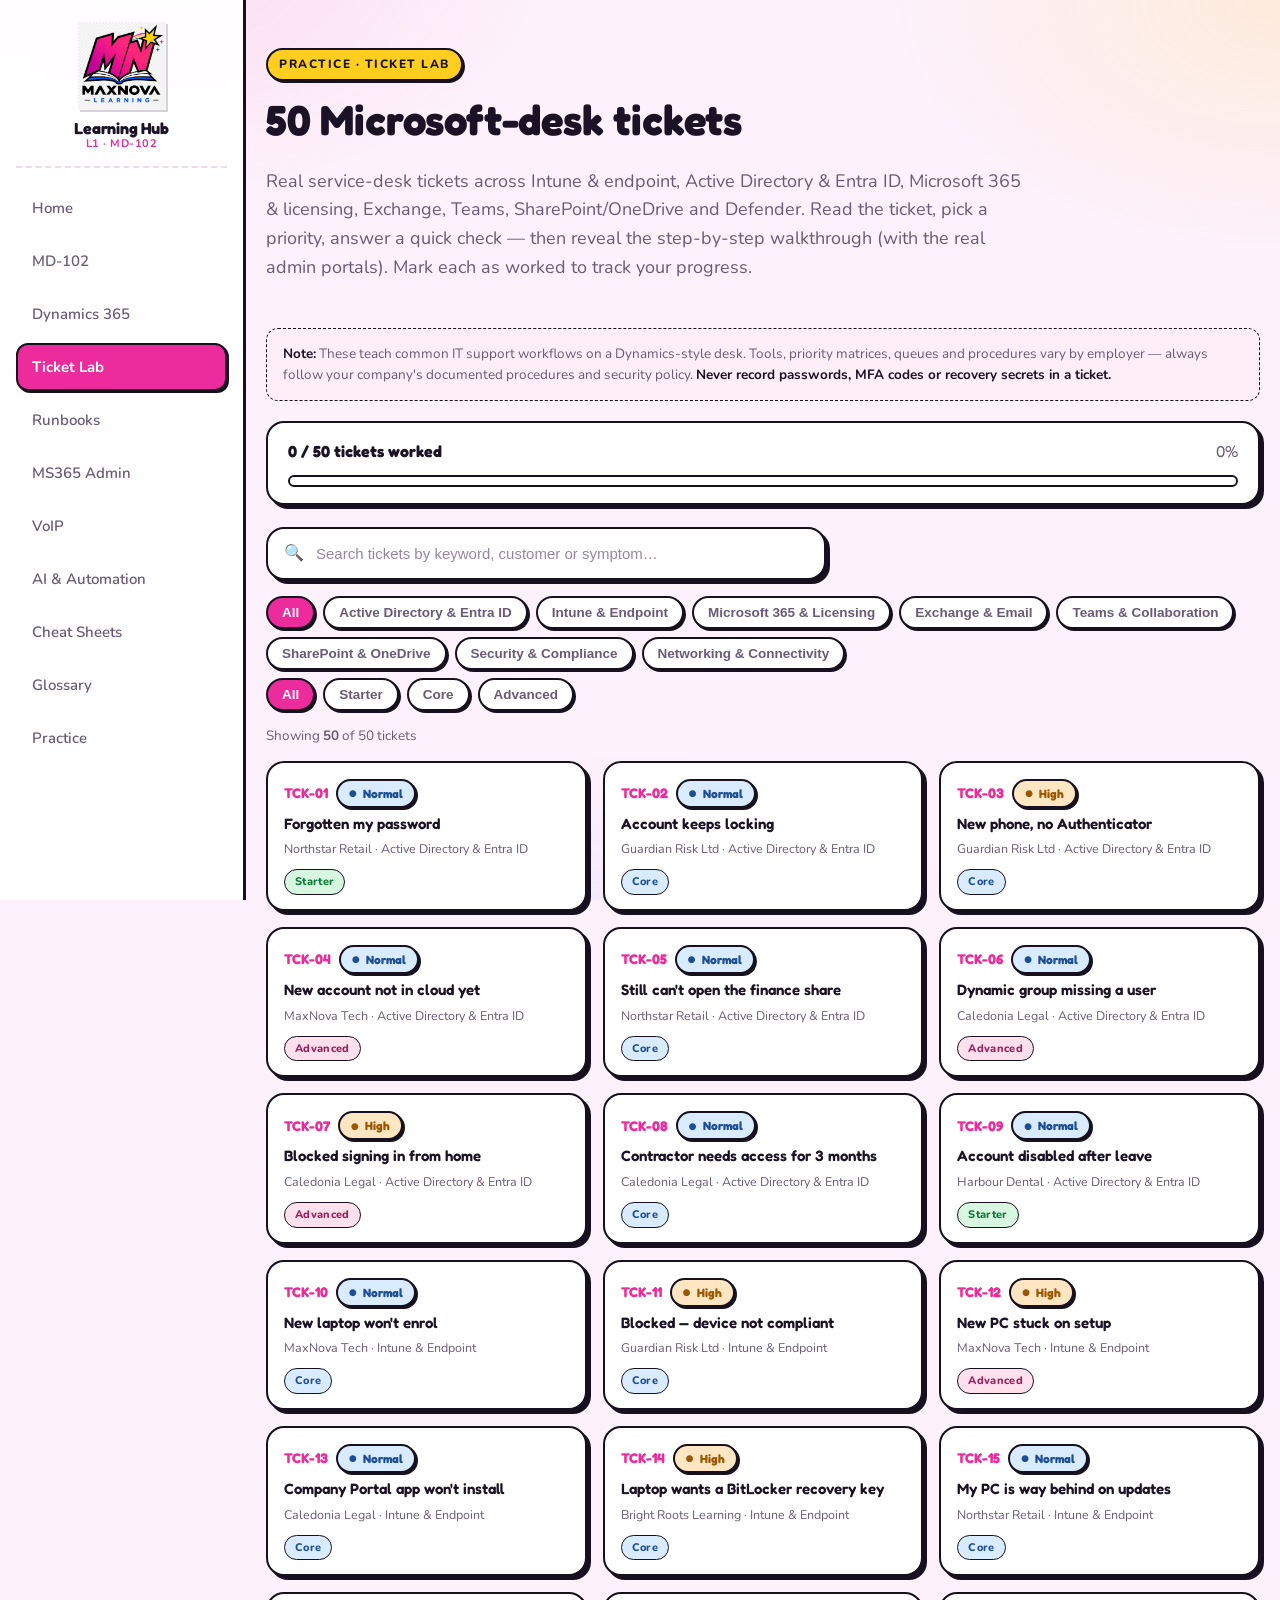
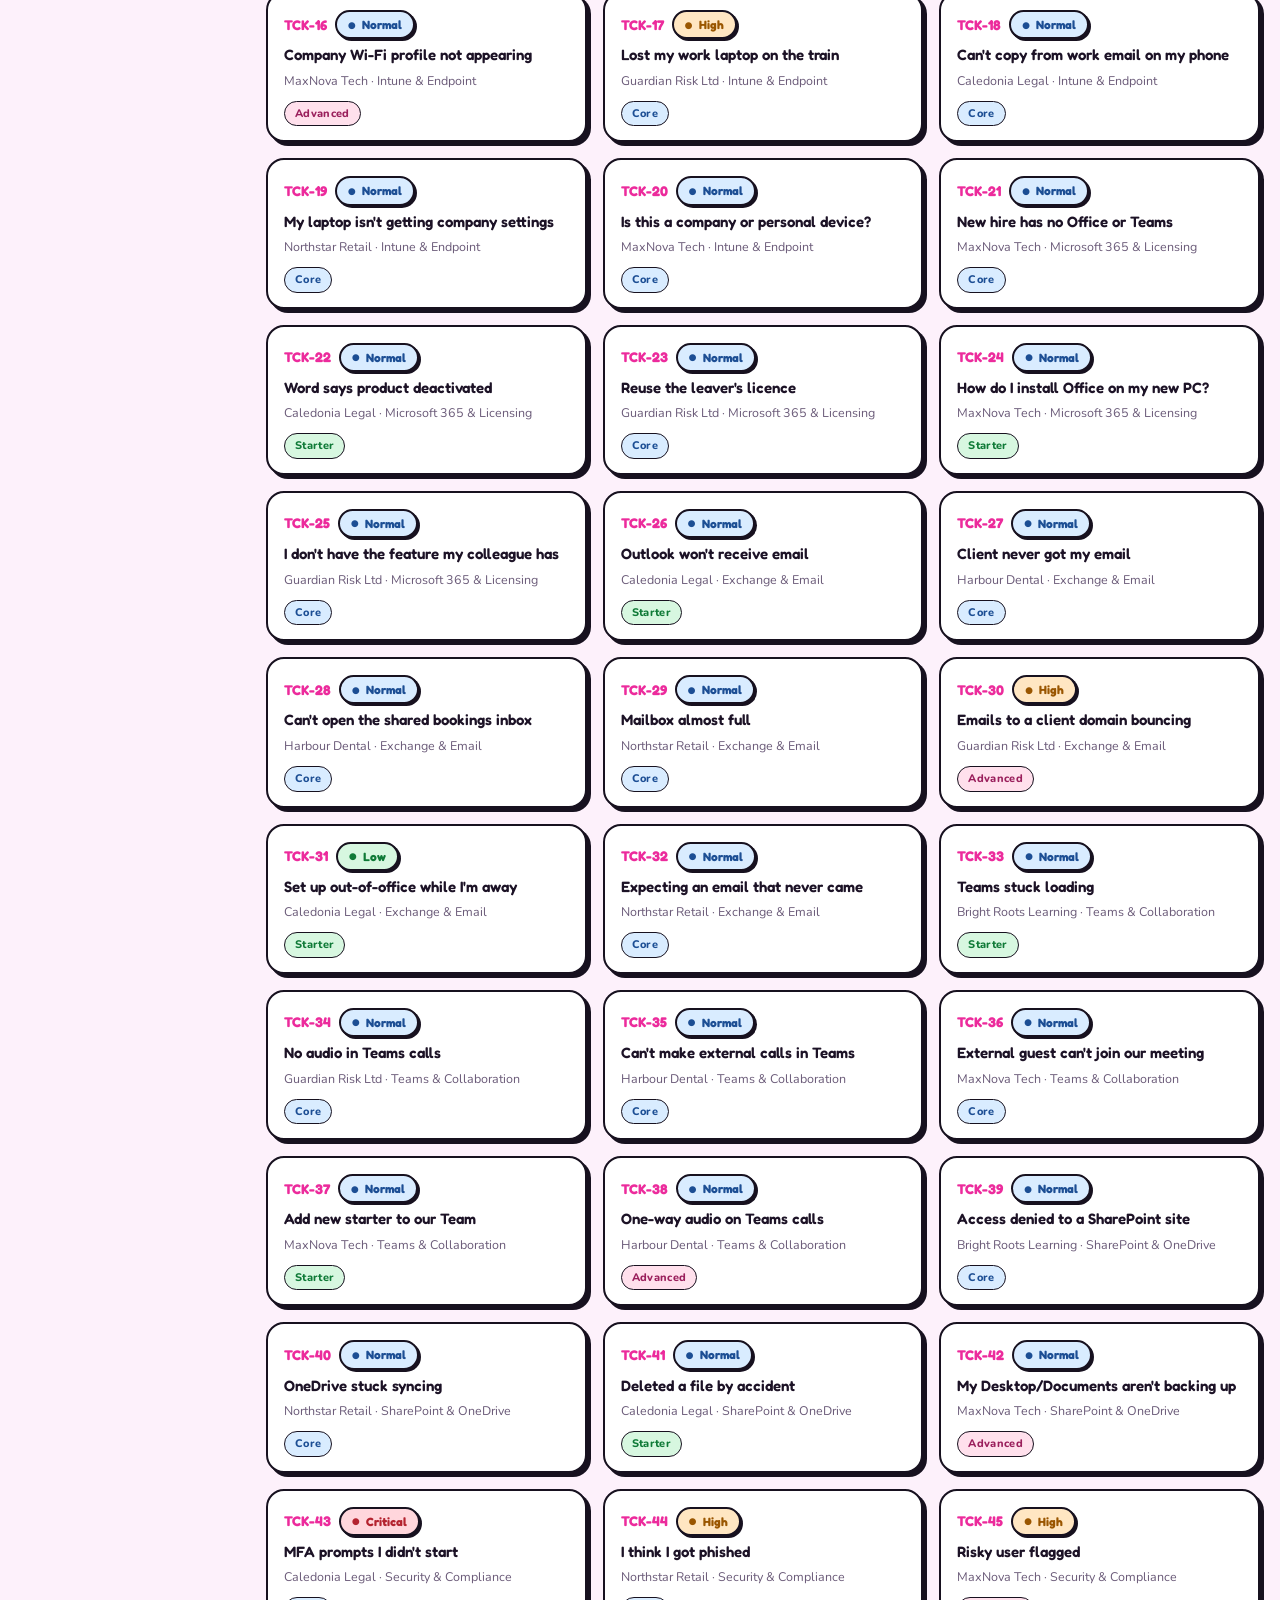
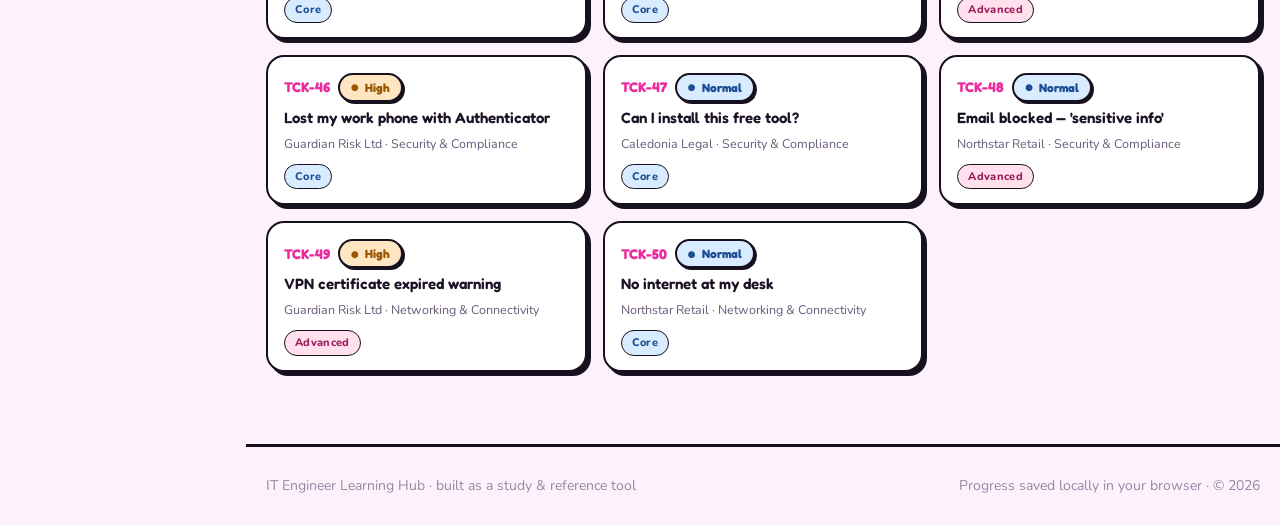
<file: dynamics-tickets.html>
<!DOCTYPE html>
<html lang="en-GB">
<head>
  <meta charset="UTF-8" />
  <meta name="viewport" content="width=device-width, initial-scale=1.0" />
  <title>Ticket Lab — 50 practice tickets · Dynamics 365 course</title>
  <meta name="description" content="50 realistic IT support tickets to practise on — each a mini test with a priority check, a quick question and a full step-by-step walkthrough." />
  <link rel="stylesheet" href="style.css?v=6" />
  <link rel="stylesheet" href="dynamics.css?v=6" />
</head>
<body>
  <div id="app-header"></div>

  <main>
    <div class="wrap">
      <section class="page-hero">
        <span class="eyebrow">Practice · Ticket Lab</span>
        <h1>50 Microsoft-desk tickets</h1>
        <p class="lead">Real service-desk tickets across Intune &amp; endpoint, Active Directory &amp; Entra ID,
          Microsoft 365 &amp; licensing, Exchange, Teams, SharePoint/OneDrive and Defender. Read the ticket,
          pick a priority, answer a quick check — then reveal the step-by-step walkthrough (with the real admin
          portals). Mark each as worked to track your progress.</p>
      </section>

      <div class="dyn-disclaimer" style="margin-bottom:20px"><b>Note:</b> These teach common IT support workflows on a
        Dynamics-style desk. Tools, priority matrices, queues and procedures vary by employer — always follow your
        company's documented procedures and security policy. <b>Never record passwords, MFA codes or recovery secrets
        in a ticket.</b></div>

      <div id="tck-app"><!-- rendered by dynamics-tickets.js --></div>
    </div>
  </main>

  <div id="app-footer"></div>
  <script src="main.js?v=6"></script>
  <script src="dynamics-progress.js?v=6"></script>
  <script src="dynamics-tickets-data.js?v=6"></script>
  <script src="dynamics-tickets.js?v=6"></script>
</body>
</html>
</file>
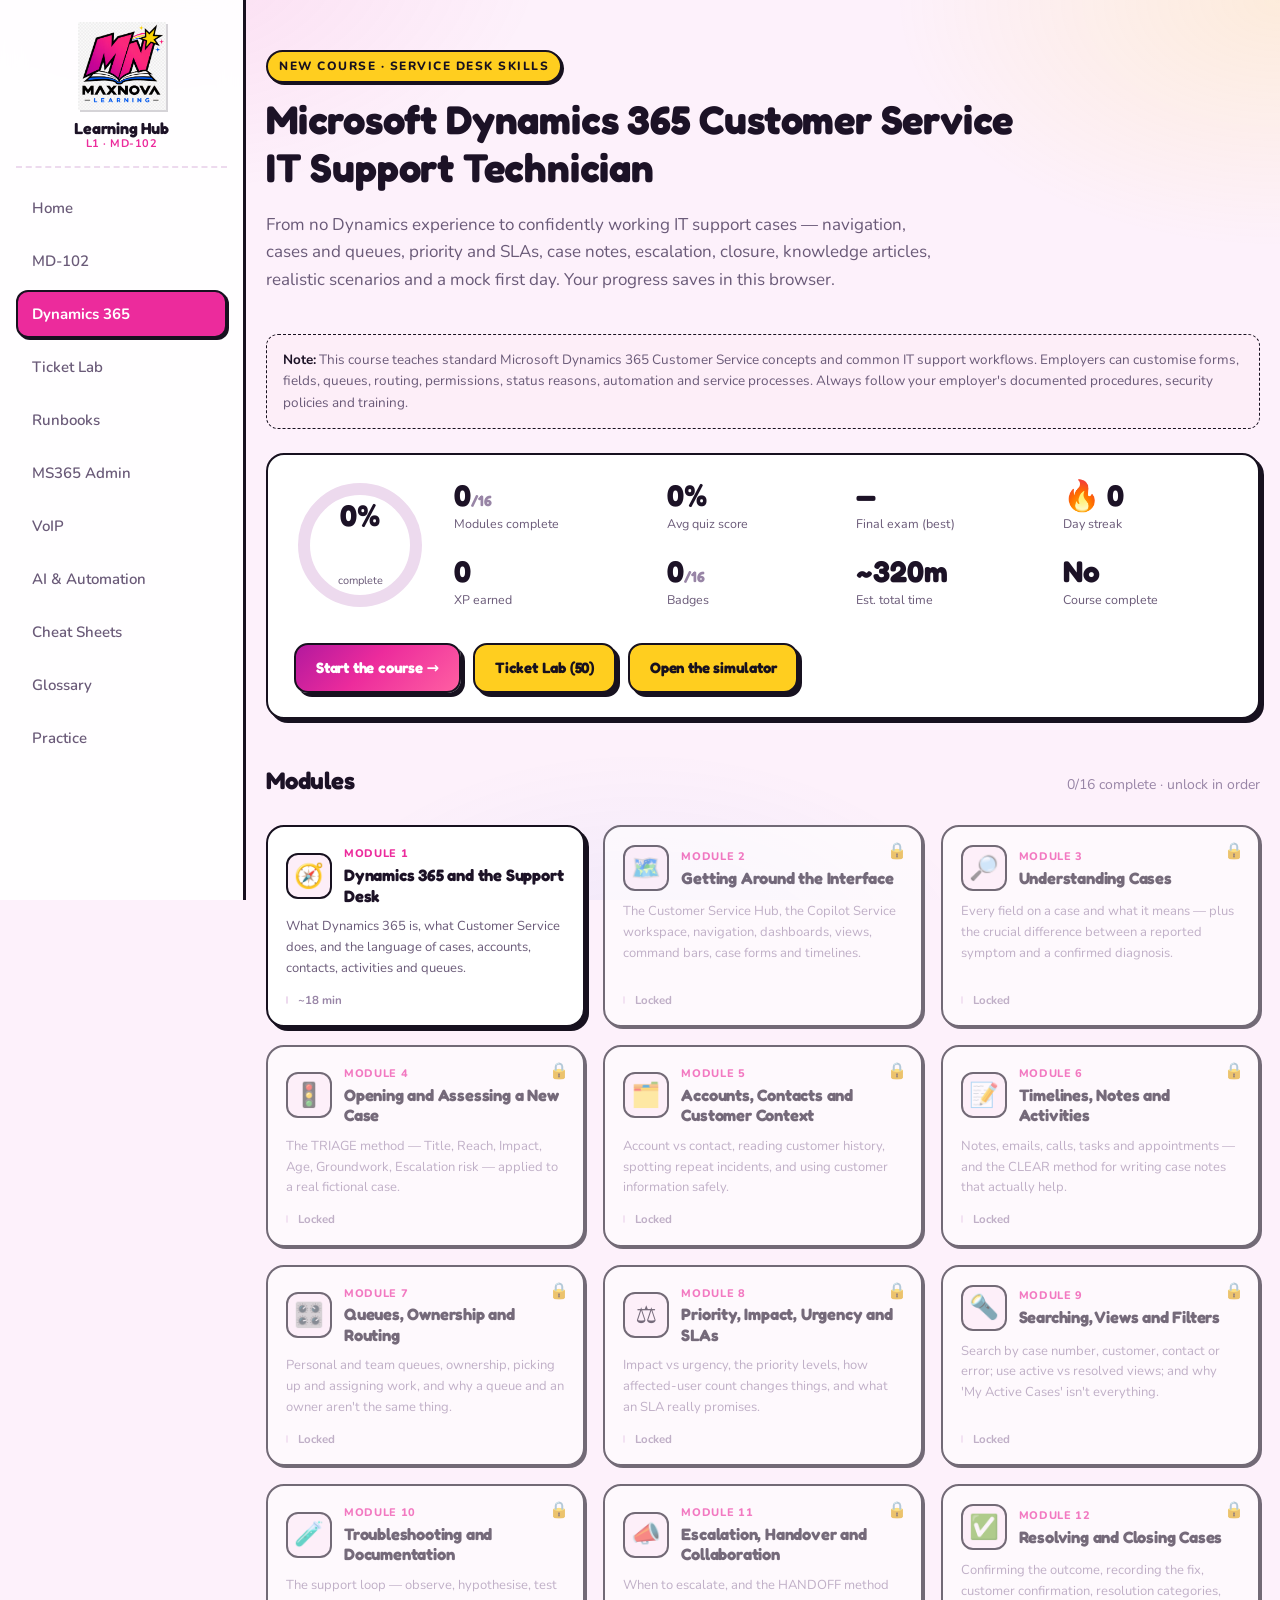
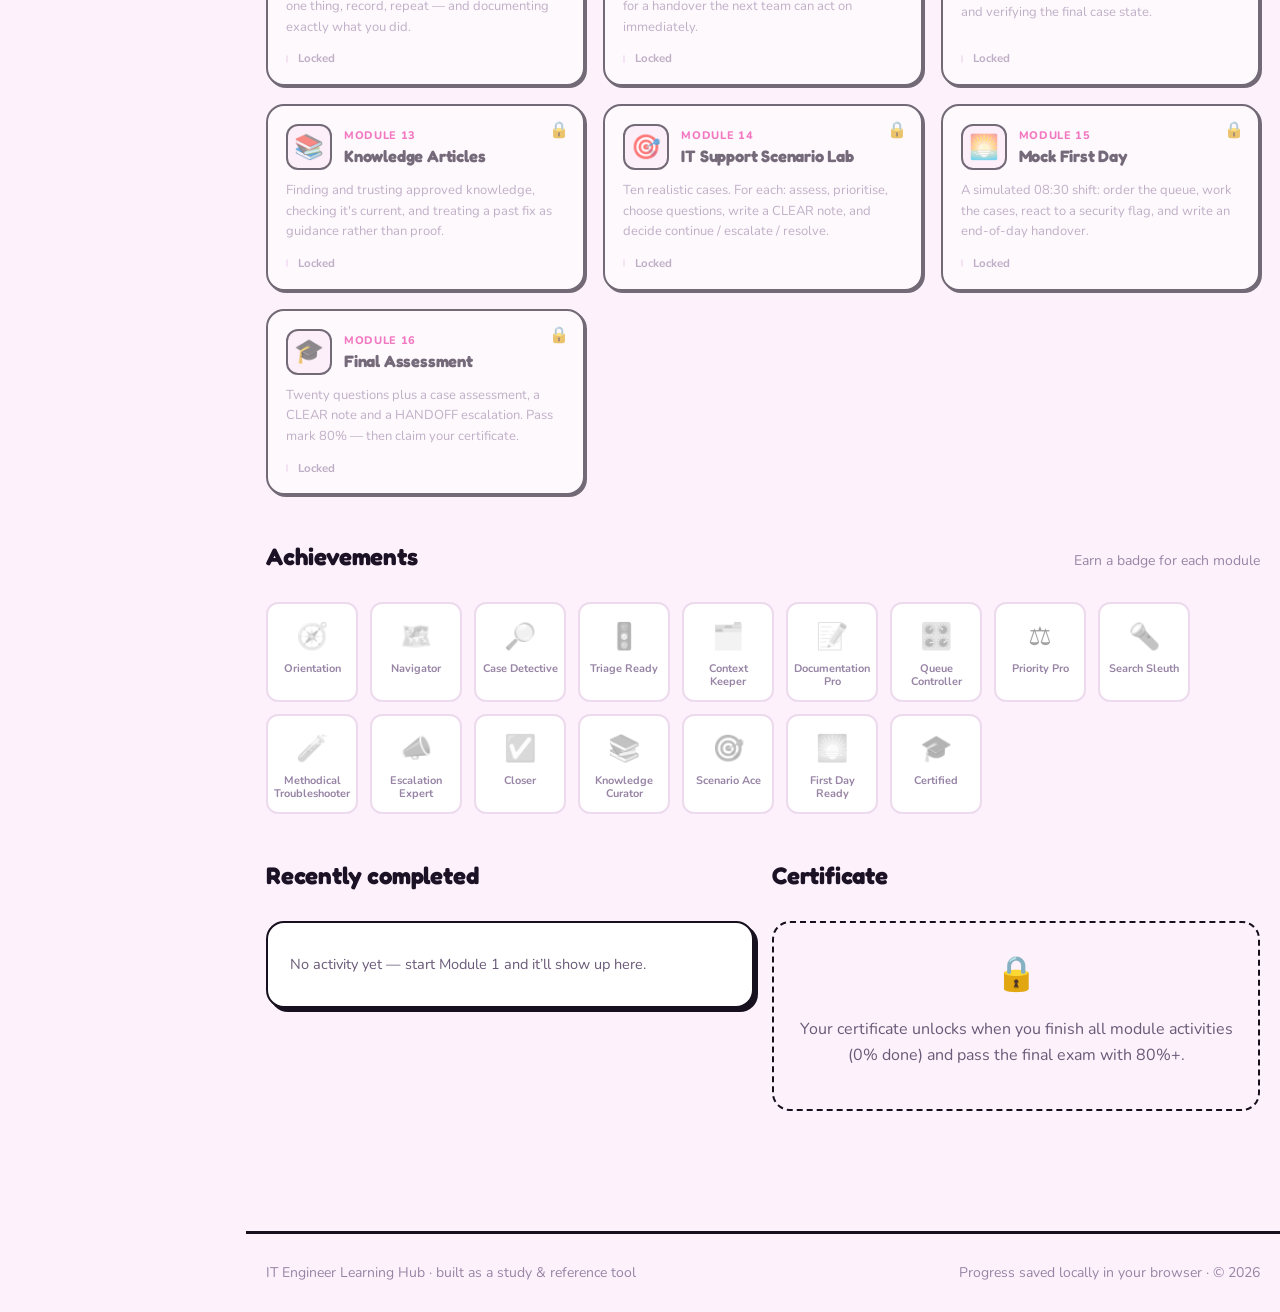
<file: dynamics.html>
<!DOCTYPE html>
<html lang="en-GB">
<head>
  <meta charset="UTF-8" />
  <meta name="viewport" content="width=device-width, initial-scale=1.0" />
  <title>Dynamics 365 Customer Service — IT Support course</title>
  <meta name="description" content="A complete interactive course in using Microsoft Dynamics 365 Customer Service for IT support cases: cases, queues, priority, SLAs, notes, escalation, closure and realistic scenarios." />
  <link rel="stylesheet" href="style.css?v=6" />
  <link rel="stylesheet" href="dynamics.css?v=6" />
</head>
<body>
  <div id="app-header"></div>

  <main>
    <div class="wrap">
      <section class="dyn-hero">
        <span class="eyebrow">New course · Service desk skills</span>
        <h1>Microsoft Dynamics 365 Customer&nbsp;Service<br /><span class="grad">IT Support Technician</span></h1>
        <p class="lead">From no Dynamics experience to confidently working IT support cases — navigation,
          cases and queues, priority and SLAs, case notes, escalation, closure, knowledge articles,
          realistic scenarios and a mock first day. Your progress saves in this browser.</p>
      </section>

      <div id="dyn-dashboard"><!-- rendered by dynamics.js --></div>
    </div>
  </main>

  <div id="app-footer"></div>
  <script src="main.js?v=6"></script>
  <script src="dynamics-progress.js?v=6"></script>
  <script src="dynamics-data.js?v=6"></script>
  <script src="dynamics.js?v=6"></script>
</body>
</html>
</file>
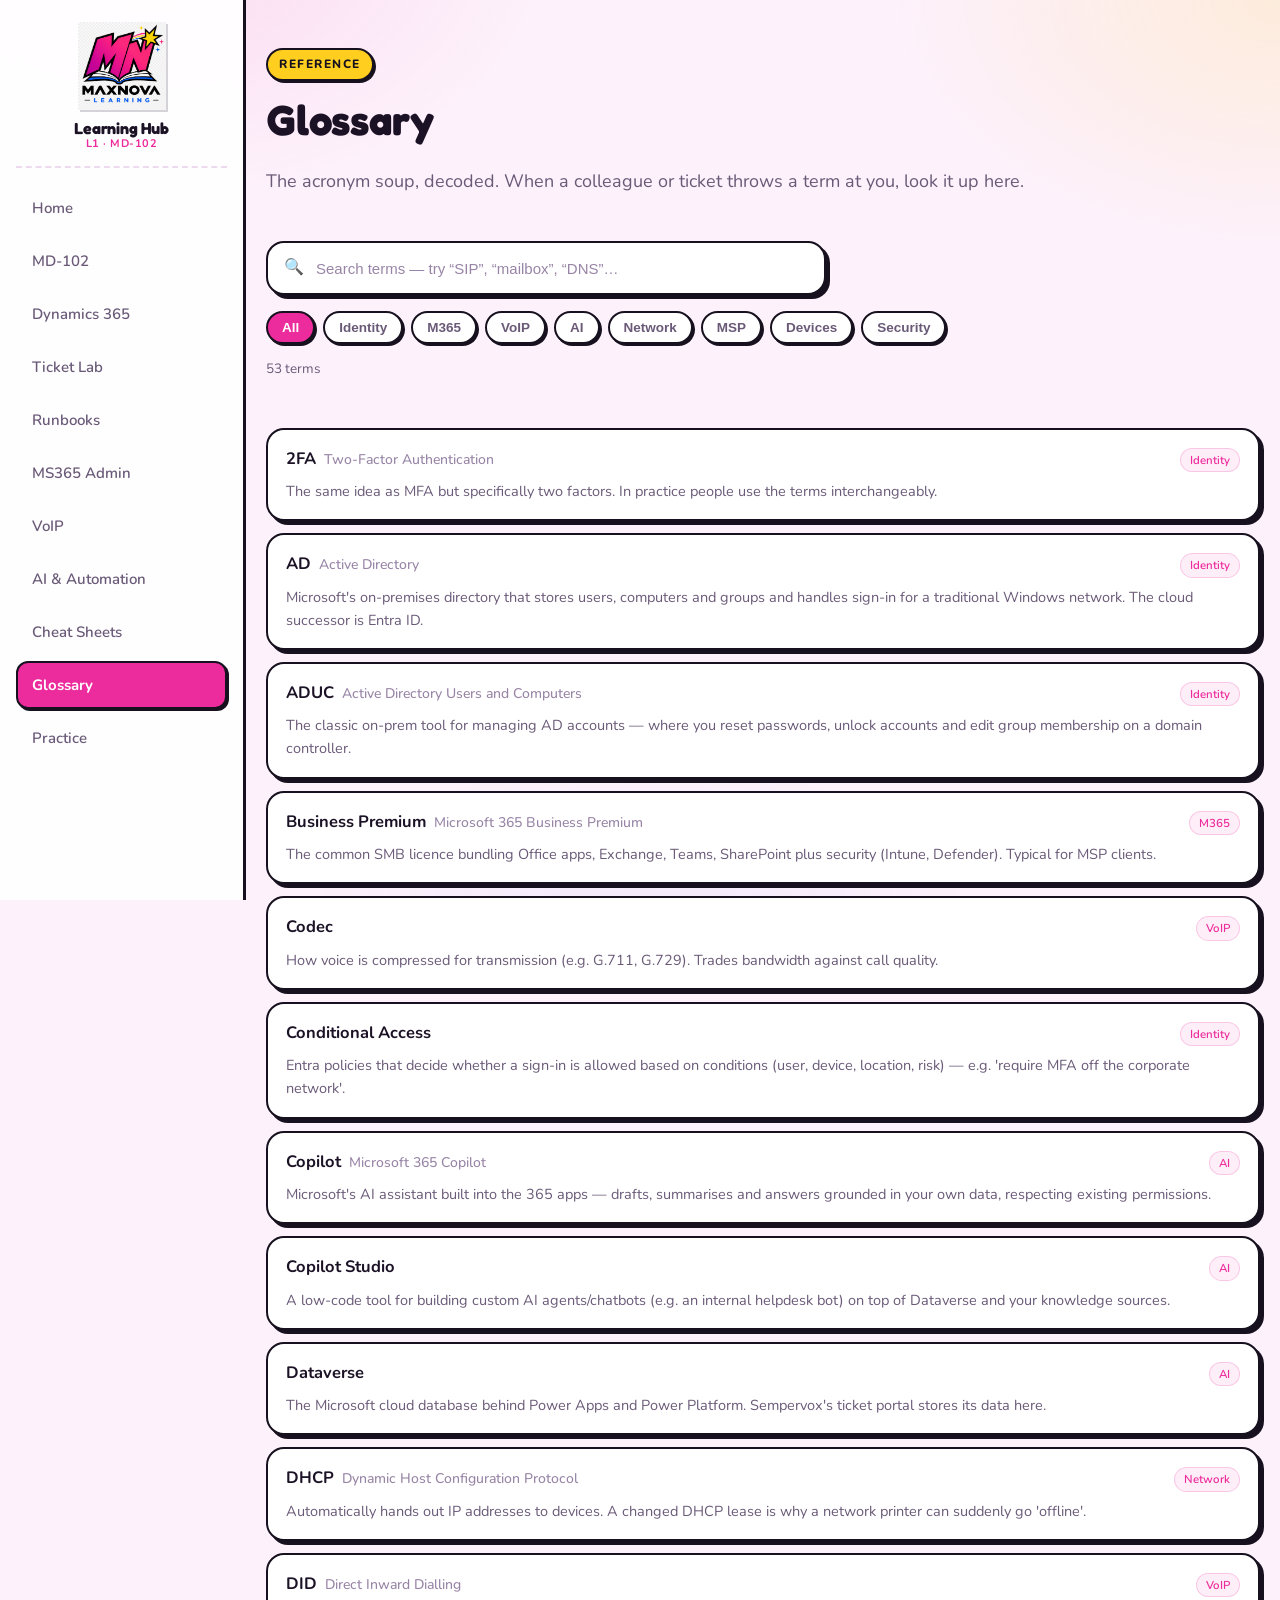
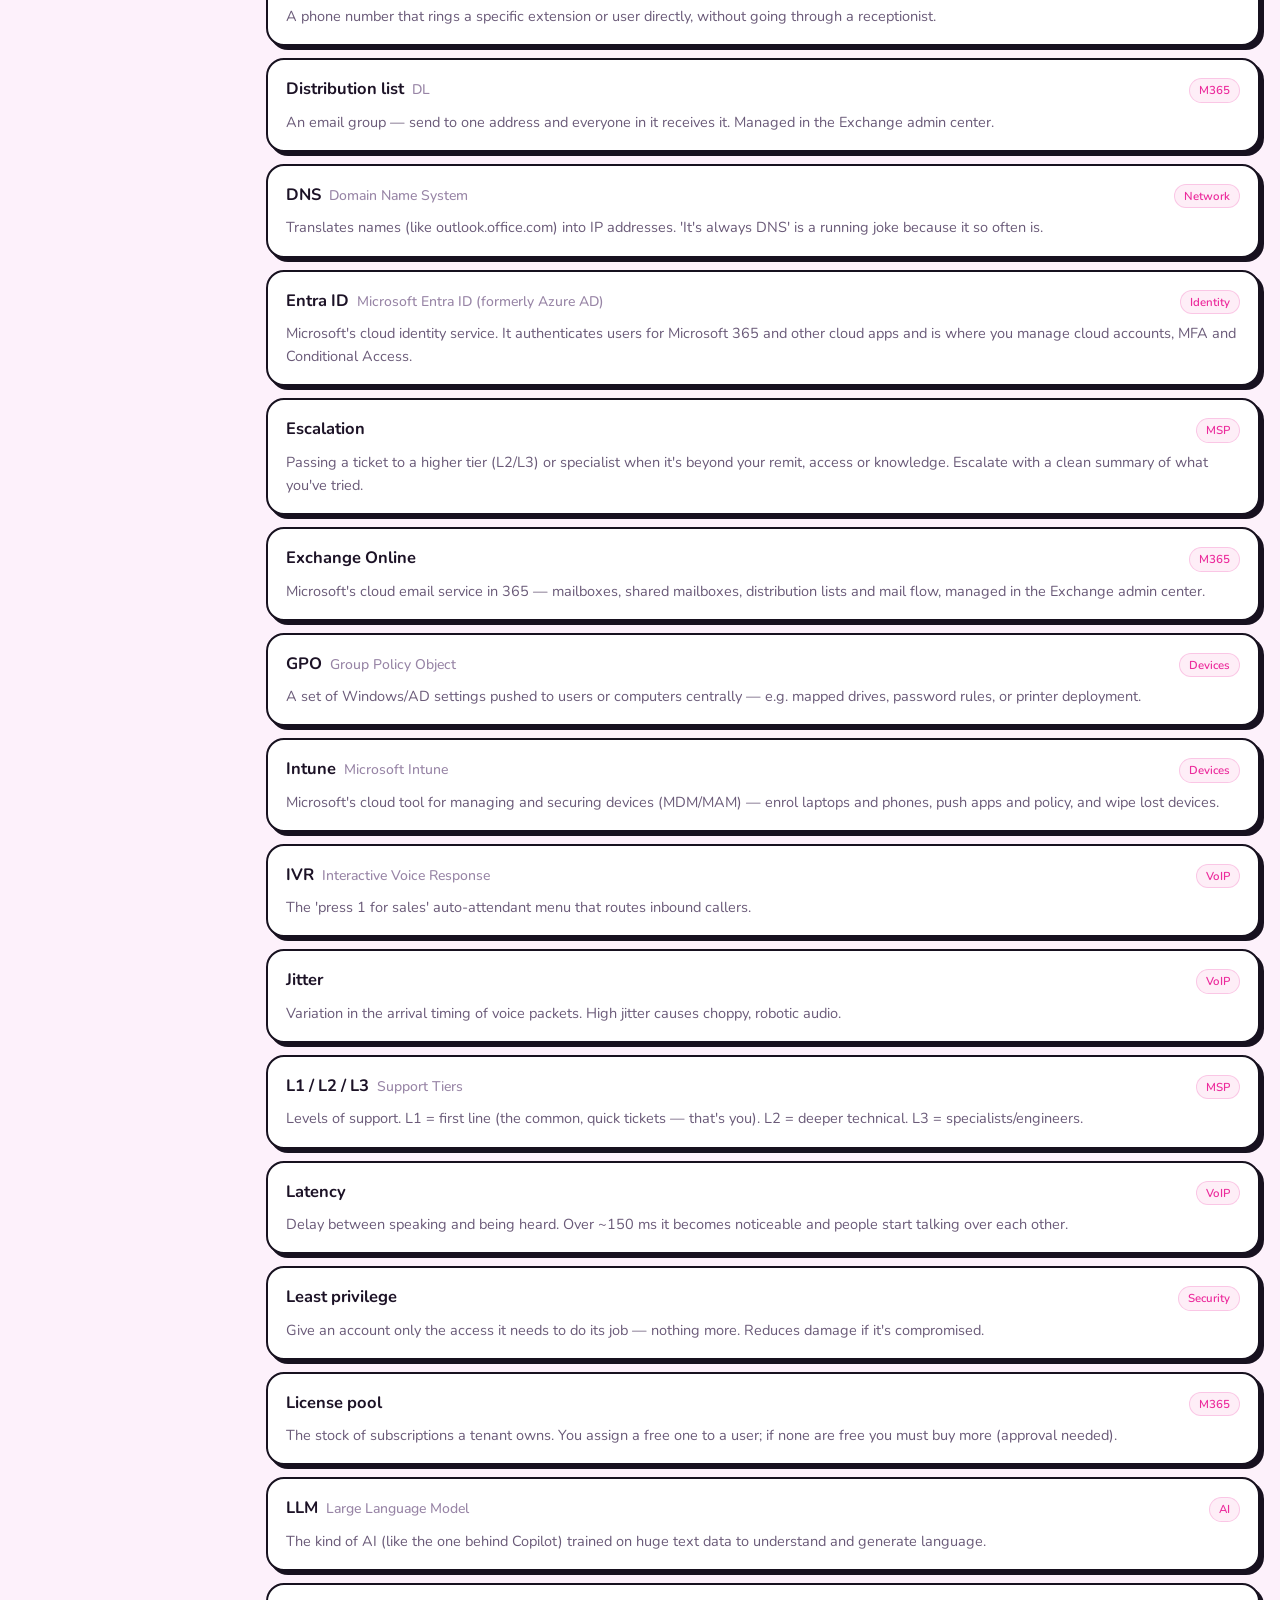
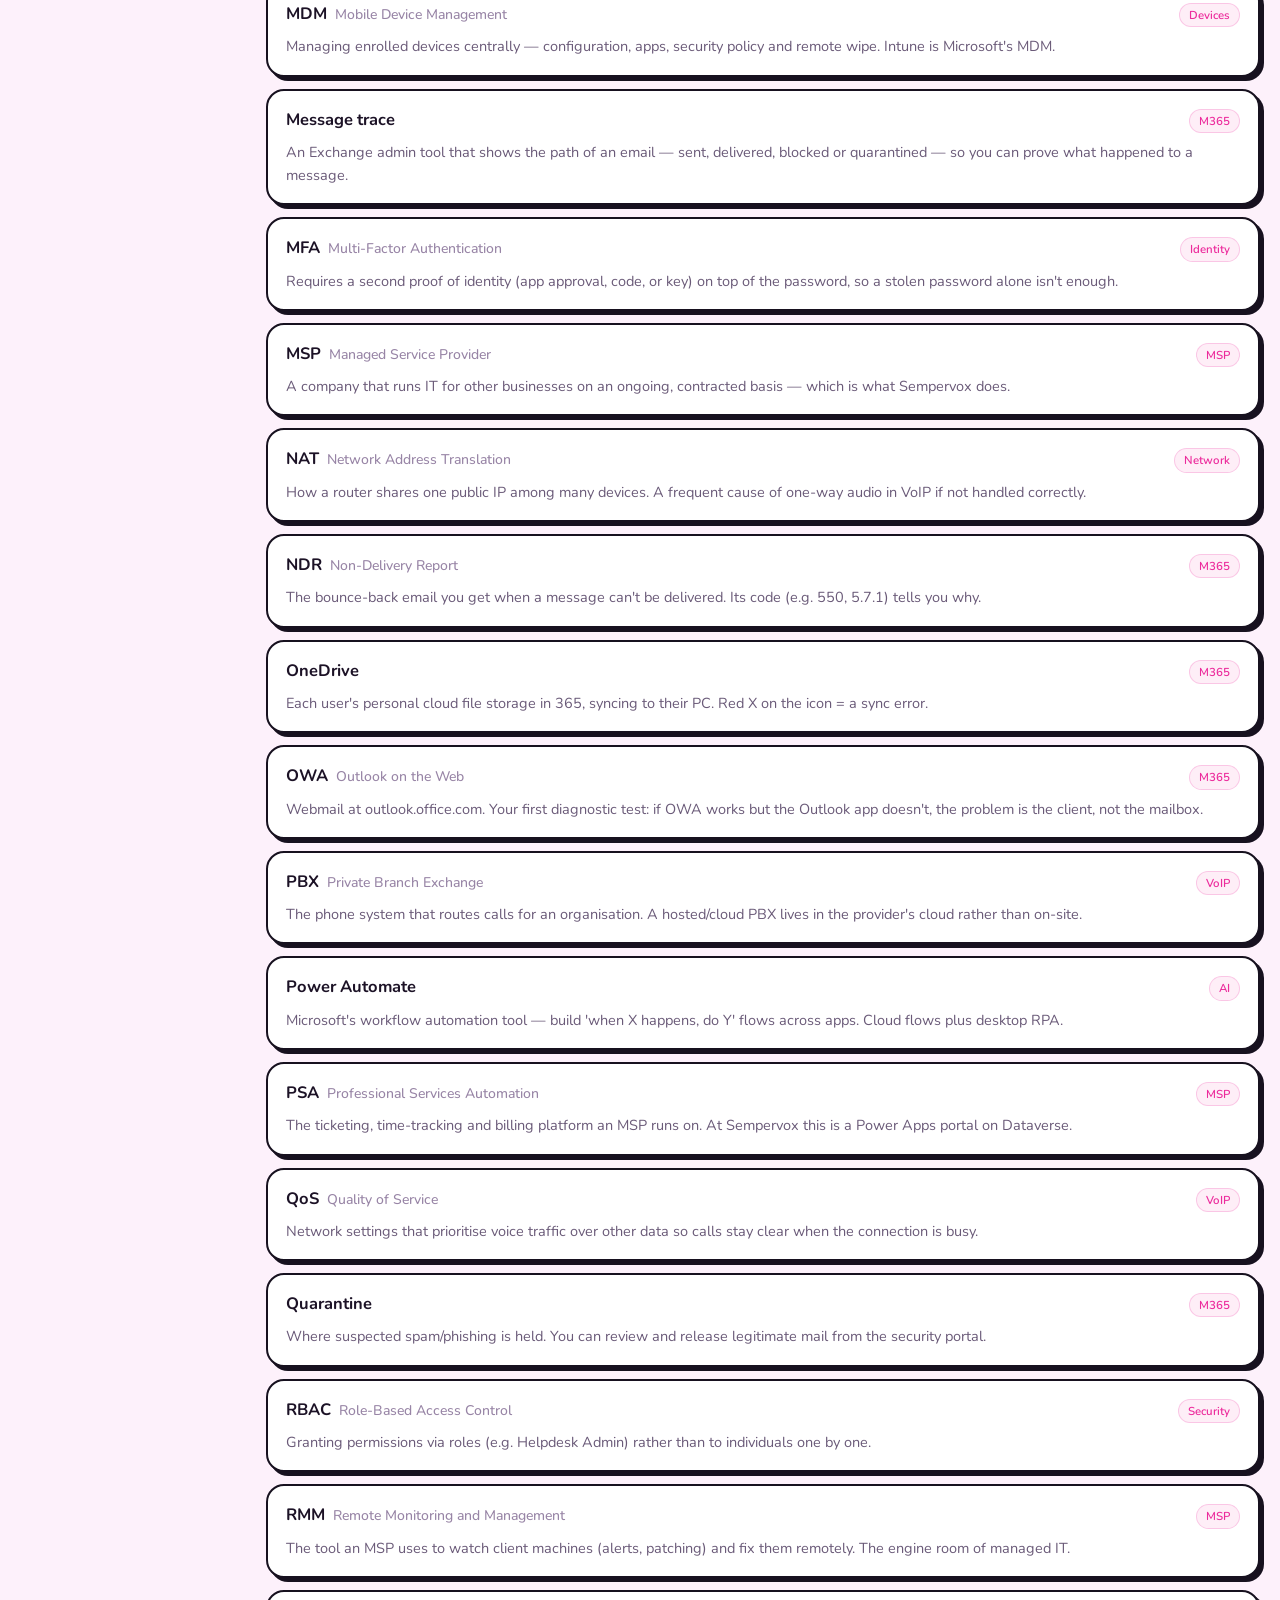
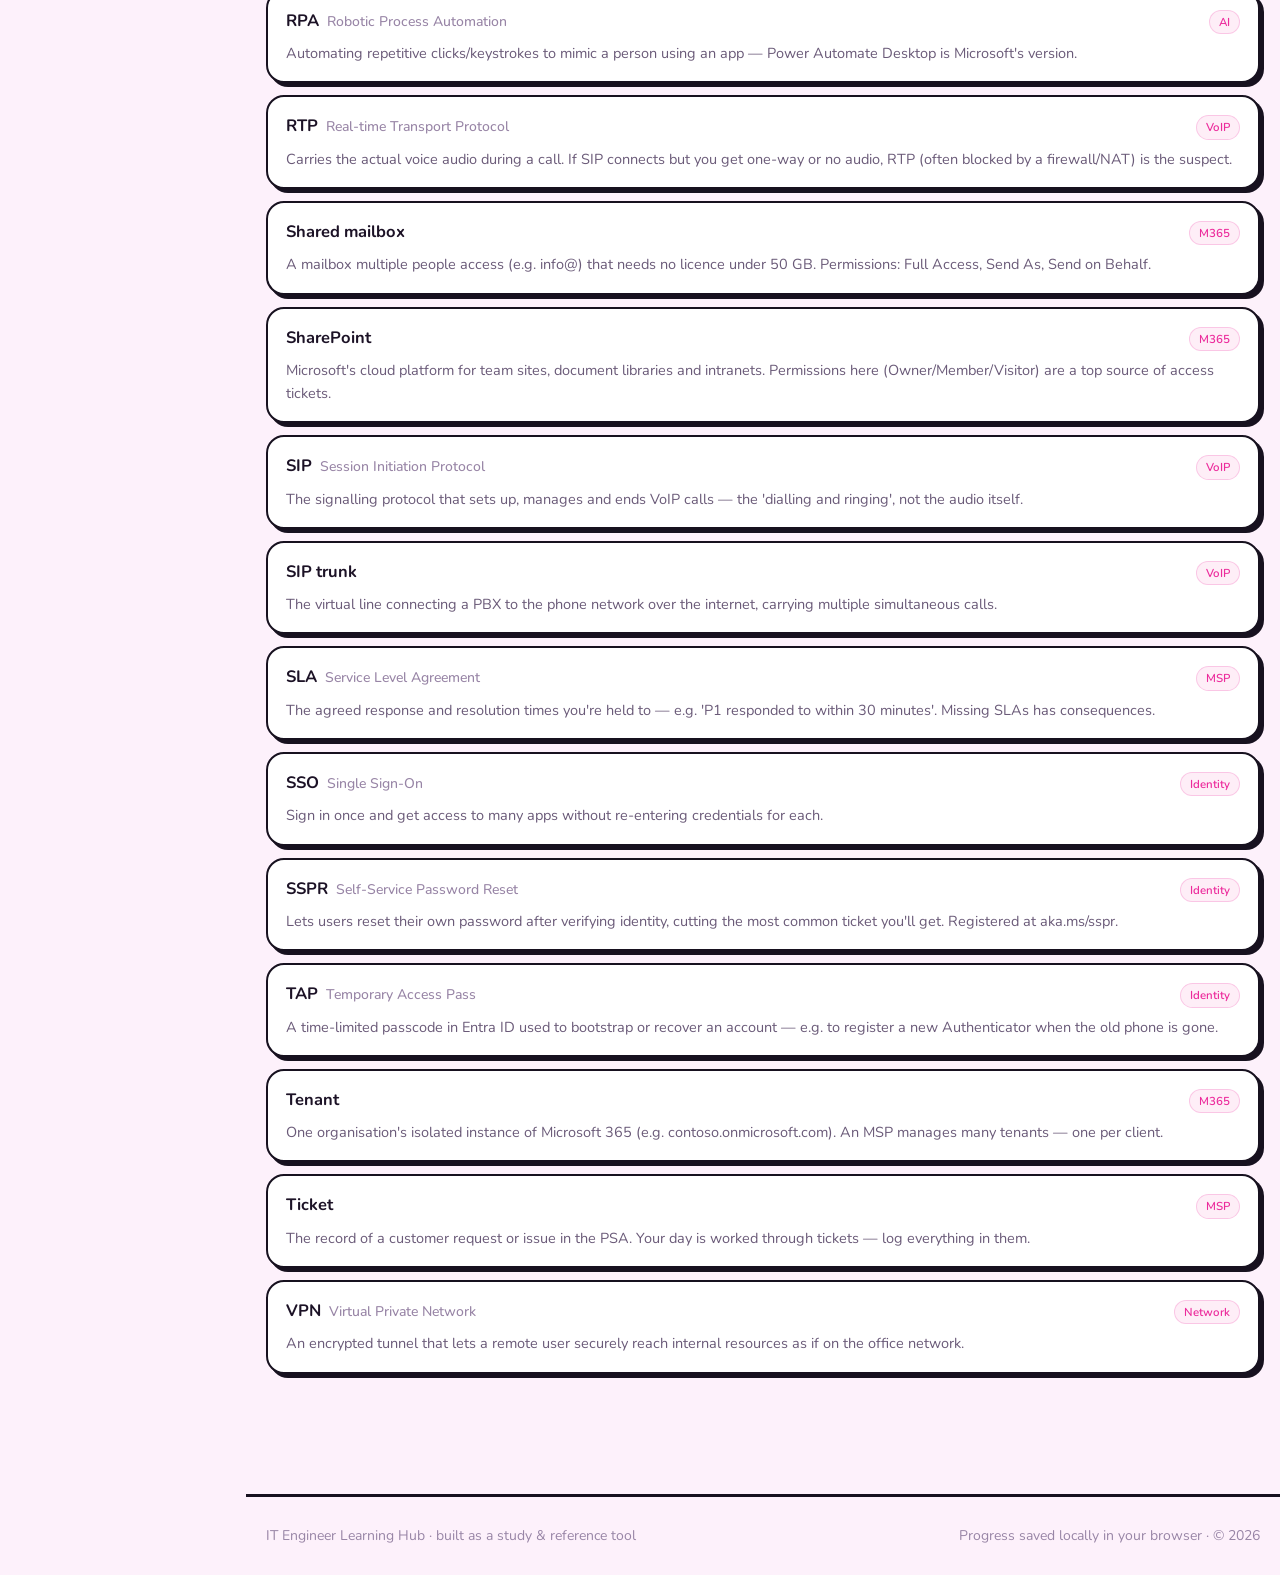
<file: glossary.html>
<!DOCTYPE html>
<html lang="en-GB">
<head>
  <meta charset="UTF-8" />
  <meta name="viewport" content="width=device-width, initial-scale=1.0" />
  <title>Glossary — IT Engineer Learning Hub</title>
  <meta name="description" content="Searchable glossary of IT support and MSP acronyms and terms." />
  <link rel="stylesheet" href="style.css?v=6" />
</head>
<body>
  <div id="app-header"></div>

  <main>
    <div class="wrap">
      <section class="page-hero">
        <span class="eyebrow">Reference</span>
        <h1>Glossary</h1>
        <p class="lead">The acronym soup, decoded. When a colleague or ticket throws a term at you, look it up here.</p>
      </section>

      <section class="section">
        <div class="search">
          <span class="ico">🔍</span>
          <input type="search" id="gl-search" placeholder="Search terms — try “SIP”, “mailbox”, “DNS”…" />
        </div>
        <div class="chips" id="gl-chips"><!-- category chips by glossary.js --></div>
        <div class="rb-count muted" id="gl-count"></div>
      </section>

      <section class="section">
        <div class="gl-list" id="gl-list"><!-- terms by glossary.js --></div>
      </section>
    </div>
  </main>

  <div id="app-footer"></div>
  <script src="main.js?v=6"></script>
  <script src="glossary-data.js?v=6"></script>
  <script src="glossary.js?v=6"></script>
</body>
</html>
</file>
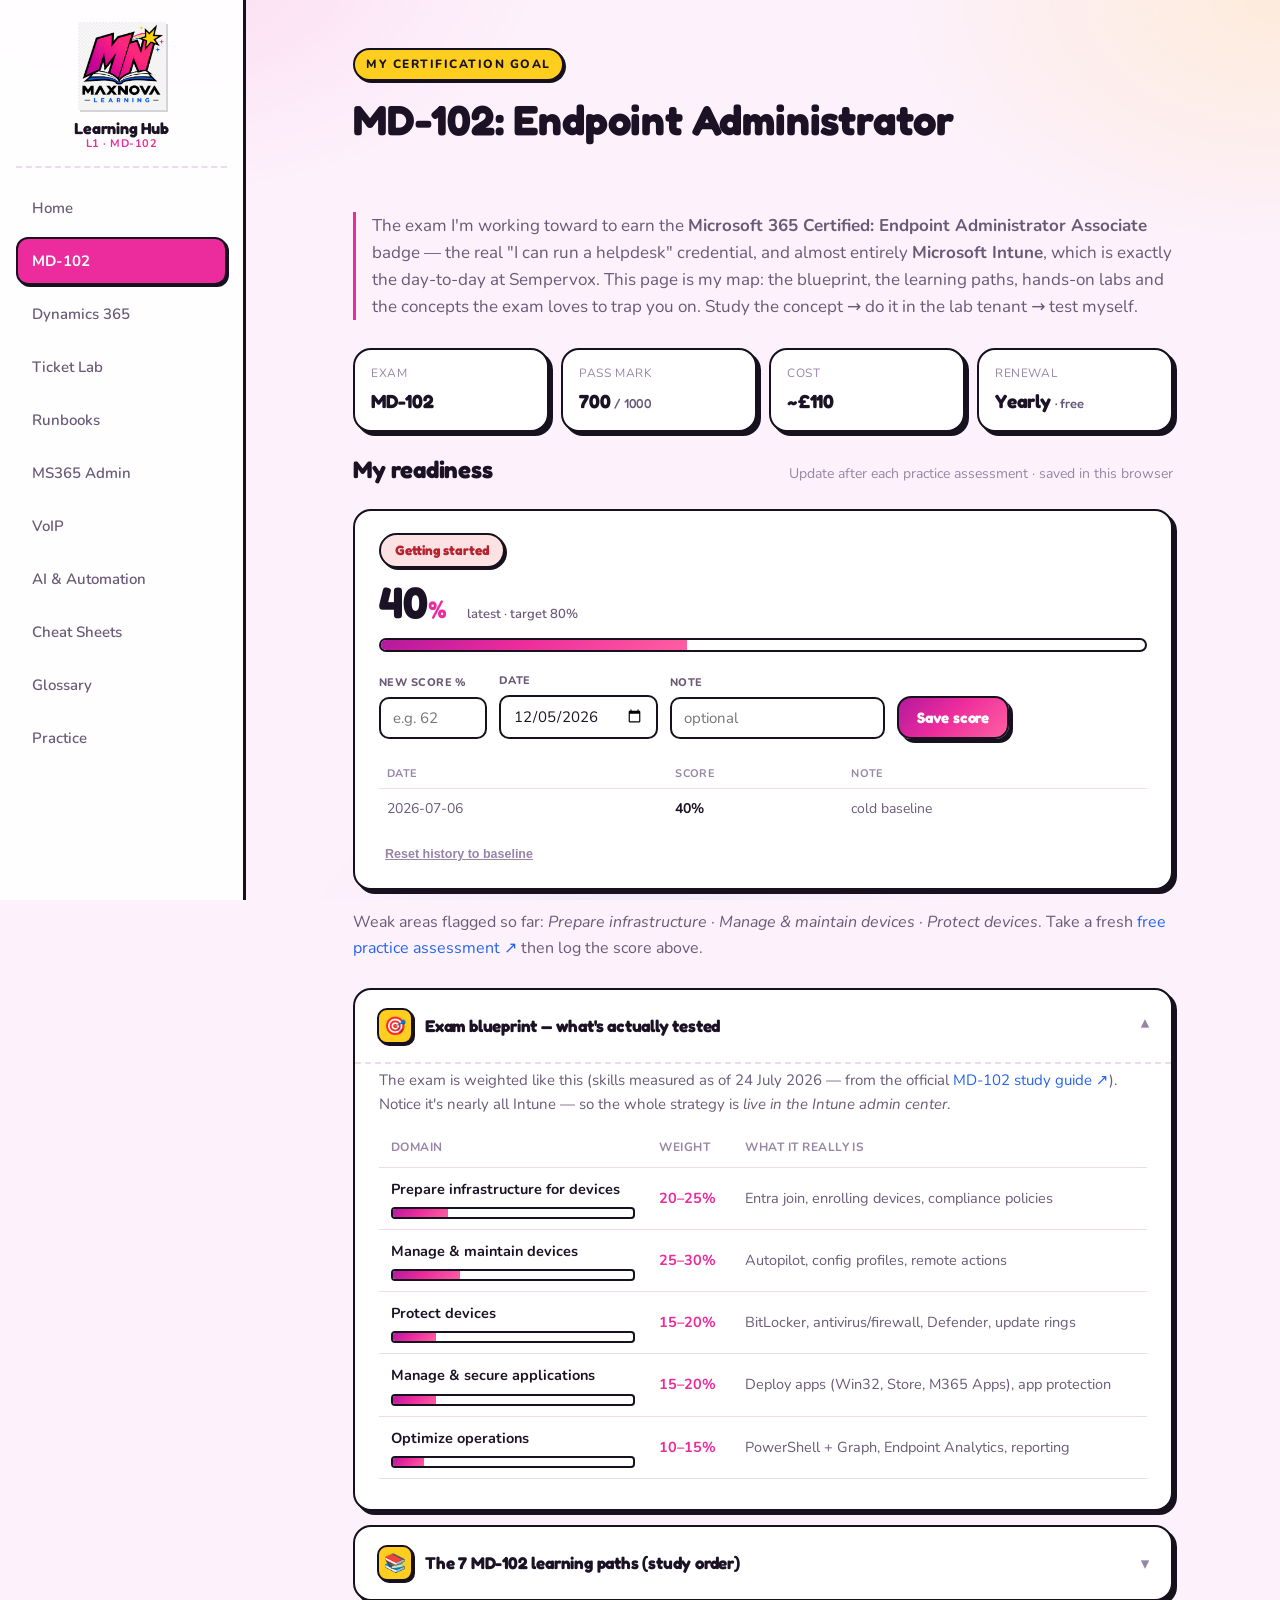
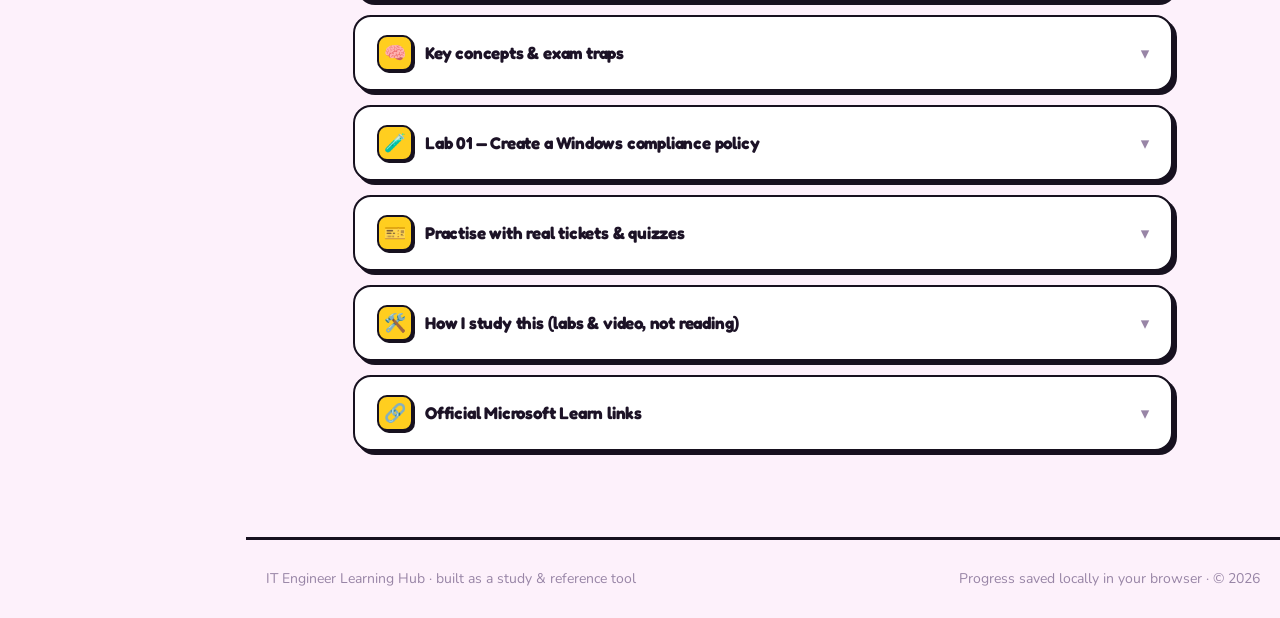
<file: md102.html>
<!DOCTYPE html>
<html lang="en-GB">
<head>
  <meta charset="UTF-8" />
  <meta name="viewport" content="width=device-width, initial-scale=1.0" />
  <title>MD-102 Study — IT Engineer Learning Hub</title>
  <meta name="description" content="My MD-102 Endpoint Administrator study hub: exam blueprint, learning paths, Intune lab walkthroughs and exam traps." />
  <link rel="stylesheet" href="style.css?v=6" />
</head>
<body>
  <div id="app-header"></div>

  <main>
    <div class="wrap guide">
      <section class="page-hero">
        <span class="eyebrow">My certification goal</span>
        <h1>MD-102: Endpoint Administrator</h1>
      </section>

      <p class="guide-intro">The exam I'm working toward to earn the <strong>Microsoft 365 Certified:
        Endpoint Administrator Associate</strong> badge — the real "I can run a helpdesk" credential, and
        almost entirely <strong>Microsoft Intune</strong>, which is exactly the day-to-day at Sempervox.
        This page is my map: the blueprint, the learning paths, hands-on labs and the concepts the exam
        loves to trap you on. Study the concept &rarr; do it in the lab tenant &rarr; test myself.</p>

      <div class="md-facts">
        <div class="md-fact"><div class="k">Exam</div><div class="v">MD-102</div></div>
        <div class="md-fact"><div class="k">Pass mark</div><div class="v">700 <small>/ 1000</small></div></div>
        <div class="md-fact"><div class="k">Cost</div><div class="v">~£110</div></div>
        <div class="md-fact"><div class="k">Renewal</div><div class="v">Yearly <small>· free</small></div></div>
      </div>

      <!-- Editable practice-score / readiness tracker (rendered + saved by md102.js) -->
      <section class="section-title" style="margin-bottom:12px">
        <h2>My readiness</h2>
        <span class="hint">Update after each practice assessment · saved in this browser</span>
      </section>
      <div id="md102-readiness">
        <div class="callout good"><b>Where I'm at:</b> baseline <b>40%</b> (2026-07-06). Target a steady
          <b>80%+</b> before booking. <em>Enable JavaScript to log new scores here.</em></div>
      </div>
      <p class="muted" style="margin:-6px 0 26px">Weak areas flagged so far: <em>Prepare infrastructure ·
        Manage &amp; maintain devices · Protect devices</em>. Take a fresh
        <a href="https://learn.microsoft.com/en-us/credentials/certifications/exams/md-102/practice/assessment?assessment-type=practice&amp;assessmentId=76" target="_blank" rel="noopener">free practice assessment ↗</a>
        then log the score above.</p>

      <!-- ===== Blueprint ===== -->
      <details class="acc" open>
        <summary><span class="acc-ico">🎯</span>Exam blueprint — what's actually tested<span class="acc-chev">▾</span></summary>
        <div class="acc-body">
          <p>The exam is weighted like this (skills measured as of 24 July 2026 — from the official
             <a href="https://learn.microsoft.com/en-us/credentials/certifications/resources/study-guides/md-102" target="_blank" rel="noopener">MD-102 study guide ↗</a>).
             Notice it's nearly all Intune — so the whole strategy is <em>live in the Intune admin center</em>.</p>
          <table class="blueprint">
            <thead><tr><th>Domain</th><th>Weight</th><th>What it really is</th></tr></thead>
            <tbody>
              <tr><td><strong>Prepare infrastructure for devices</strong><div class="bar"><span style="width:23%"></span></div></td><td class="wt">20–25%</td><td>Entra join, enrolling devices, compliance policies</td></tr>
              <tr><td><strong>Manage &amp; maintain devices</strong><div class="bar"><span style="width:28%"></span></div></td><td class="wt">25–30%</td><td>Autopilot, config profiles, remote actions</td></tr>
              <tr><td><strong>Protect devices</strong><div class="bar"><span style="width:18%"></span></div></td><td class="wt">15–20%</td><td>BitLocker, antivirus/firewall, Defender, update rings</td></tr>
              <tr><td><strong>Manage &amp; secure applications</strong><div class="bar"><span style="width:18%"></span></div></td><td class="wt">15–20%</td><td>Deploy apps (Win32, Store, M365 Apps), app protection</td></tr>
              <tr><td><strong>Optimize operations</strong><div class="bar"><span style="width:13%"></span></div></td><td class="wt">10–15%</td><td>PowerShell + Graph, Endpoint Analytics, reporting</td></tr>
            </tbody>
          </table>
        </div>
      </details>

      <!-- ===== Learning paths ===== -->
      <details class="acc">
        <summary><span class="acc-ico">📚</span>The 7 MD-102 learning paths (study order)<span class="acc-chev">▾</span></summary>
        <div class="acc-body">
          <p>All free on Microsoft Learn (opens in a new tab). Do them in this order — and make sure it's
             <strong>MD-102</strong>, not MS-102 (a different, heavier exam):</p>
          <ul class="paths">
            <li><span class="n">1.</span> <a href="https://learn.microsoft.com/training/paths/explore-endpoint-management/" target="_blank" rel="noopener">Explore endpoint management ↗</a> <span class="mods">4 modules · foundation</span></li>
            <li><span class="n">2.</span> <a href="https://learn.microsoft.com/training/paths/execute-device-enrollment/" target="_blank" rel="noopener">Execute device enrollment ↗</a> <span class="mods">3 modules</span></li>
            <li><span class="n">3.</span> <a href="https://learn.microsoft.com/training/paths/authentication-compliance/" target="_blank" rel="noopener">Manage authentication &amp; compliance ↗</a> <span class="mods">4 modules</span></li>
            <li><span class="n">4.</span> <a href="https://learn.microsoft.com/training/paths/deploy-cloud-based-tools/" target="_blank" rel="noopener">Deploy using cloud based tools ↗</a> <span class="mods">6 modules · Autopilot</span></li>
            <li><span class="n">5.</span> <a href="https://learn.microsoft.com/training/paths/examine-application-management/" target="_blank" rel="noopener">Examine application management ↗</a> <span class="mods">3 modules</span></li>
            <li><span class="n">6.</span> <a href="https://learn.microsoft.com/training/paths/manage-endpoint-security/" target="_blank" rel="noopener">Manage endpoint security ↗</a> <span class="mods">4 modules</span></li>
            <li><span class="n">7.</span> <a href="https://learn.microsoft.com/training/paths/deploy-on-premise-based-tools/" target="_blank" rel="noopener">Deploy using on-premises tools ↗</a> <span class="mods">3 modules · skim</span></li>
          </ul>
          <div class="callout"><b>Fastest win first:</b> Microsoft flagged my 3 weak areas and gave exact modules —
            <a href="https://learn.microsoft.com/training/modules/implement-device-compliance/" target="_blank" rel="noopener">Implement device compliance ↗</a>,
            <a href="https://learn.microsoft.com/training/modules/implement-dynamic-deployment/" target="_blank" rel="noopener">Implement dynamic deployment methods ↗</a>,
            <a href="https://learn.microsoft.com/training/modules/administer-endpoint-applications/" target="_blank" rel="noopener">Administer endpoint applications ↗</a>
            (~76 min total). Do those, then retake the practice assessment.</div>
        </div>
      </details>

      <!-- ===== Key concepts / traps ===== -->
      <details class="acc">
        <summary><span class="acc-ico">🧠</span>Key concepts &amp; exam traps<span class="acc-chev">▾</span></summary>
        <div class="acc-body">
          <h4>Compliance vs Conditional Access (the #1 trap)</h4>
          <p>A <strong>compliance policy</strong> only <em>labels</em> a device Compliant / Not compliant — it blocks
             nothing on its own. <strong>Conditional Access</strong> is what enforces "only compliant devices get
             email/files". They're a <em>pair</em>. Compliance is evaluated <strong>at check-in</strong>, not instantly.</p>

          <h4>Join types</h4>
          <ul>
            <li><strong>Microsoft Entra joined</strong> — corporate-owned, cloud-managed. The default for company devices.</li>
            <li><strong>Entra registered</strong> — personal / BYOD; the device is known but the user keeps ownership.</li>
            <li><strong>Hybrid Entra joined</strong> — joined to on-prem AD <em>and</em> Entra (orgs with existing AD).</li>
          </ul>

          <h4>Enrollment</h4>
          <p><strong>Automatic enrollment</strong> = Entra → Mobility (MDM) → Intune, <strong>MDM user scope = All</strong>.
             Needs an <strong>Intune licence</strong>. <strong>Windows Autopilot</strong> pre-registers a device (hardware
             hash) so it self-configures at OOBE; the <strong>Enrollment Status Page (ESP)</strong> can block the desktop
             until required apps/policies land.</p>

          <h4>Remote actions — know the difference</h4>
          <ul>
            <li><strong>Wipe</strong> — factory reset, removes <em>everything</em>. Lost/stolen or full re-provision.</li>
            <li><strong>Retire</strong> — removes <em>only company data</em>, leaves personal. The BYOD choice.</li>
            <li><strong>Fresh Start</strong> — removes apps, keeps the device managed (fix a messy Windows).</li>
          </ul>

          <h4>Other must-knows</h4>
          <ul>
            <li><strong>BitLocker</strong> recovery keys are escrowed to <strong>Entra/Intune</strong> — look up by Key ID; you can <strong>rotate</strong> them.</li>
            <li>The <em>Mark device noncompliant</em> action is automatic, mandatory, defaults to <strong>0 days</strong>.</li>
            <li>Apps: <strong>Required</strong> auto-installs; <strong>Available</strong> is opt-in via Company Portal. Win32 apps need correct <strong>detection rules</strong> + dependencies.</li>
          </ul>
        </div>
      </details>

      <!-- ===== Lab 01 ===== -->
      <details class="acc">
        <summary><span class="acc-ico">🧪</span>Lab 01 — Create a Windows compliance policy<span class="acc-chev">▾</span></summary>
        <div class="acc-body">
          <p>Domain 1 + the
             <a href="https://learn.microsoft.com/training/modules/implement-device-compliance/" target="_blank" rel="noopener">Implement device compliance ↗</a> module.
             Do it for real in the <a href="https://intune.microsoft.com" target="_blank" rel="noopener">Intune admin center ↗</a>
             (<code>intune.microsoft.com</code>) in the test tenant — don't just read it. Full docs:
             <a href="https://learn.microsoft.com/en-us/mem/intune/protect/create-compliance-policy" target="_blank" rel="noopener">Create a compliance policy ↗</a>.</p>
          <h4>A · Create the policy</h4>
          <ol class="md-do">
            <li><strong>Devices → Compliance → Policies → Create policy</strong>.</li>
            <li>Platform: <strong>Windows 10 and later → Create</strong>.</li>
            <li><em>Basics:</em> Name <code>Windows – Baseline Compliance (LAB)</code>.</li>
            <li><em>Compliance settings:</em> turn on <strong>Require BitLocker</strong>, <strong>Secure Boot</strong>,
                <strong>require a password</strong> (min length 6), <strong>encryption</strong>.</li>
            <li><em>Actions for noncompliance:</em> note the auto-added <strong>Mark device noncompliant</strong> (0 days).</li>
            <li><em>Assignments:</em> assign to a test group (user or device group).</li>
            <li><strong>Review + create.</strong> Confirm it shows <strong>Assigned = Yes</strong>.</li>
          </ol>
          <h4>B · The tenant trap</h4>
          <p>Check <strong>Devices → Compliance → Compliance settings → "Mark devices with no compliance policy as"</strong>.
             If it's <em>Not compliant</em> + Conditional Access is on, devices with no policy get blocked. Classic ticket.</p>
          <h4>C · Verify</h4>
          <p>On a device: <strong>Settings → Accounts → Access work or school → Sync</strong>, then check
             <strong>Devices → the device → Device compliance</strong> for pass/fail per rule.</p>
          <div class="callout"><b>Stretch:</b> add a Conditional Access policy that requires a compliant device, so you
             see it actually <em>enforce</em> — but only against a <b>test user</b>, with a break-glass admin excluded.</div>
        </div>
      </details>

      <!-- ===== Practice it ===== -->
      <details class="acc">
        <summary><span class="acc-ico">🎫</span>Practise with real tickets &amp; quizzes<span class="acc-chev">▾</span></summary>
        <div class="acc-body">
          <p>The best revision is working tickets, not re-reading. I've got <strong>7 Endpoint &amp; Intune runbooks</strong>
             in the same symptom&rarr;fix&rarr;escalate shape as the real job, and two MD-102 quizzes:</p>
          <ul>
            <li><a href="runbooks.html">Runbooks</a> → filter the <strong>Endpoint &amp; Intune</strong> category:
                enrollment fails, Not-compliant/blocked, Autopilot, Company Portal apps, BitLocker recovery, wipe/retire.</li>
            <li><a href="practice.html">Practice</a> → <strong>MD-102: Devices &amp; Intune</strong> and
                <strong>MD-102: Compliance &amp; Security</strong> quizzes.</li>
          </ul>
          <div class="callout"><b>The loop:</b> weak area → learn module → do the lab → work the runbook →
            take the quiz → retake the practice assessment → log the score. Climb from 40% to 80%+.</div>
        </div>
      </details>

      <!-- ===== Study method ===== -->
      <details class="acc">
        <summary><span class="acc-ico">🛠️</span>How I study this (labs &amp; video, not reading)<span class="acc-chev">▾</span></summary>
        <div class="acc-body">
          <ul>
            <li><strong>Lab tenant first</strong> — do every skill in the
                <a href="https://learn.microsoft.com/en-us/mem/intune/" target="_blank" rel="noopener">Intune docs ↗</a> in my test tenant. ~60% of prep.</li>
            <li><strong>Windows 11 eval VM</strong> — a
                <a href="https://www.microsoft.com/en-us/evalcenter/evaluate-windows-11-enterprise" target="_blank" rel="noopener">free 90-day eval ↗</a> in Hyper-V/VirtualBox as the "device" to enrol.</li>
            <li><strong>Video then replicate</strong> — Microsoft
                <a href="https://learn.microsoft.com/en-us/shows/exam-readiness-zone/" target="_blank" rel="noopener">Exam Readiness Zone ↗</a>, Andy Malone MVP,
                the official Intune YouTube channel. (Note: John Savill has no MD-102 cram — use his Intune deep-dives.)</li>
            <li><strong>Free practice assessment</strong> — retake regularly, aim 80%+; log each score in "My readiness" above.</li>
            <li><strong>Teach it / build it</strong> — this page is that: explaining it makes it stick.</li>
          </ul>
          <p class="muted">Full 8-week plan &amp; score log live in my notes: <code>IT-Level1-Notes\Notes\MD-102-Study-Plan.md</code>.</p>
        </div>
      </details>

      <!-- ===== Official links ===== -->
      <details class="acc">
        <summary><span class="acc-ico">🔗</span>Official Microsoft Learn links<span class="acc-chev">▾</span></summary>
        <div class="acc-body">
          <p>Everything in one place (all open in a new tab):</p>
          <ul>
            <li><a href="https://learn.microsoft.com/en-us/credentials/certifications/modern-desktop/?tab=tab-started&amp;ns-enrollment-type=Collection&amp;ns-enrollment-id=p56uztr2w362e&amp;practice-assessment-type=certification" target="_blank" rel="noopener"><strong>My MD-102 study collection ↗</strong></a> — the "resume where I left off" link.</li>
            <li><a href="https://learn.microsoft.com/en-us/credentials/certifications/modern-desktop/" target="_blank" rel="noopener">Certification page (Endpoint Administrator Associate) ↗</a></li>
            <li><a href="https://learn.microsoft.com/en-us/credentials/certifications/exams/md-102" target="_blank" rel="noopener">Exam MD-102 page ↗</a> — book it here when ready.</li>
            <li><a href="https://learn.microsoft.com/en-us/credentials/certifications/resources/study-guides/md-102" target="_blank" rel="noopener">Official study guide (skills measured) ↗</a></li>
            <li><a href="https://learn.microsoft.com/en-us/credentials/certifications/exams/md-102/practice/assessment?assessment-type=practice&amp;assessmentId=76" target="_blank" rel="noopener">Free practice assessment ↗</a></li>
            <li><a href="https://learn.microsoft.com/en-us/shows/exam-readiness-zone/" target="_blank" rel="noopener">Exam Readiness Zone videos ↗</a></li>
            <li><a href="https://learn.microsoft.com/en-us/mem/intune/" target="_blank" rel="noopener">Microsoft Intune documentation ↗</a> · <a href="https://intune.microsoft.com" target="_blank" rel="noopener">Intune admin center ↗</a></li>
          </ul>
        </div>
      </details>

    </div>
  </main>

  <div id="app-footer"></div>
  <script src="main.js?v=6"></script>
  <script src="md102.js?v=6"></script>
</body>
</html>
</file>
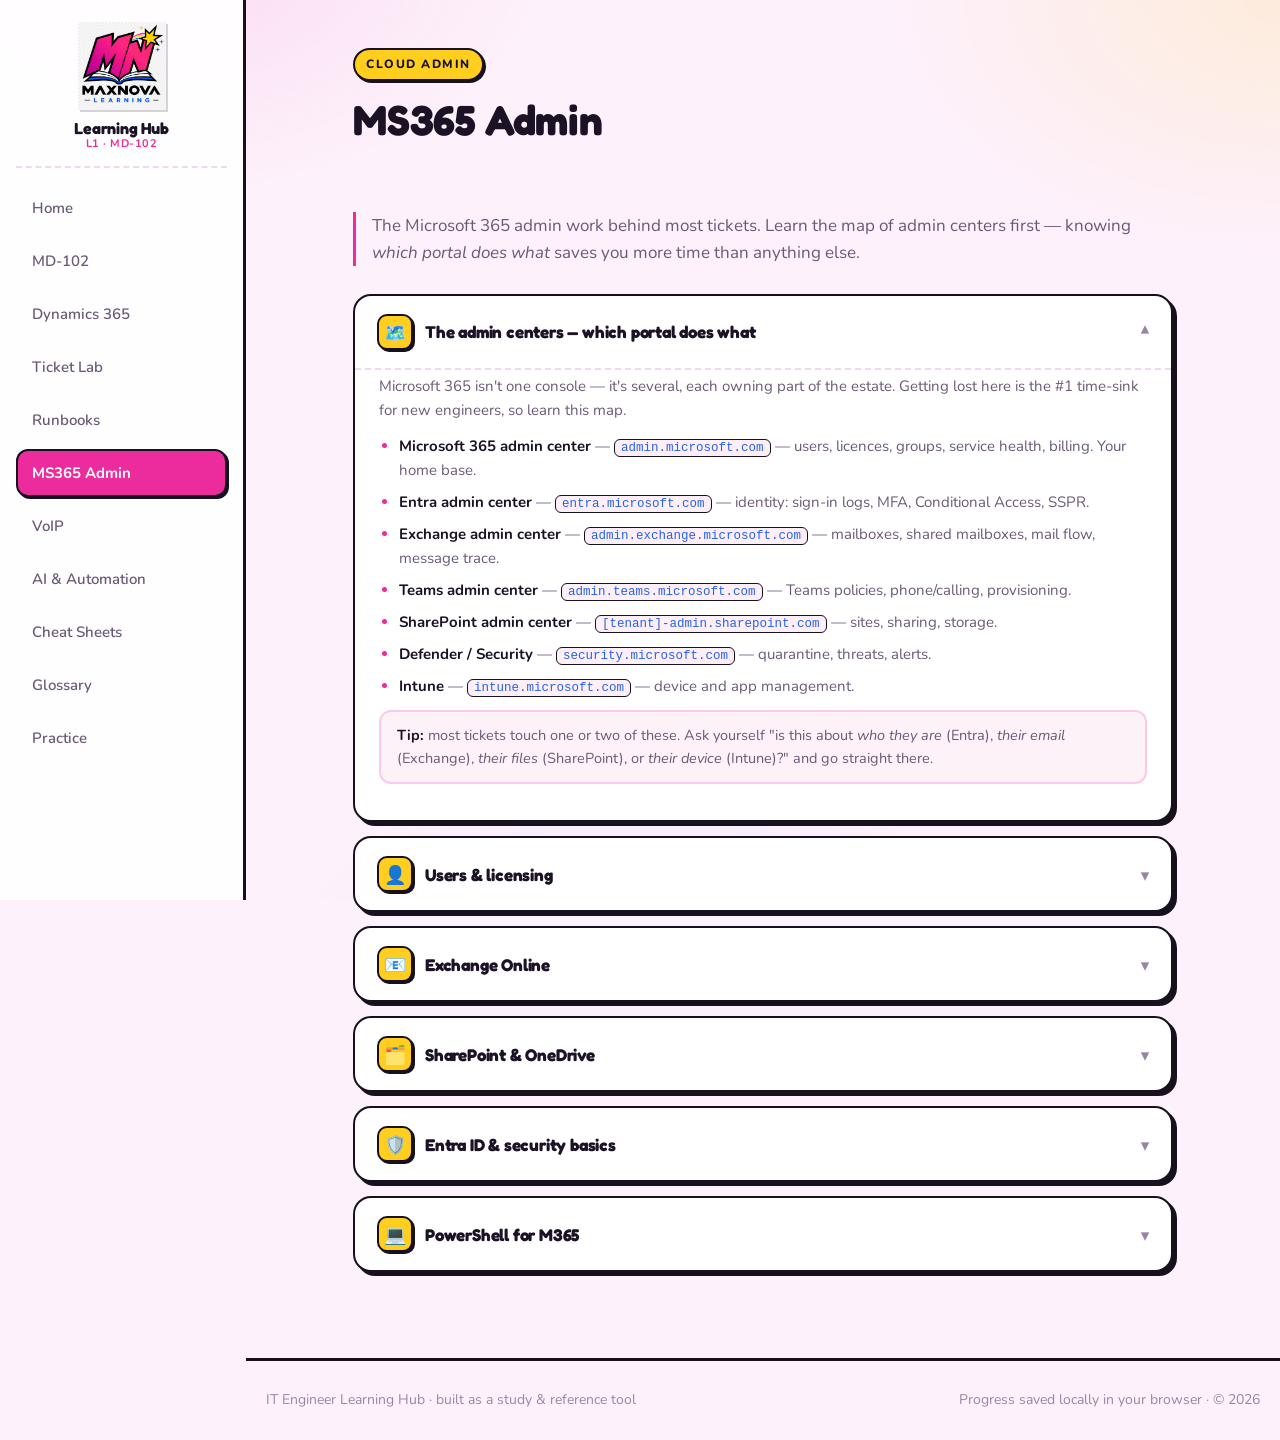
<file: ms365.html>
<!DOCTYPE html>
<html lang="en-GB">
<head>
  <meta charset="UTF-8" />
  <meta name="viewport" content="width=device-width, initial-scale=1.0" />
  <title>MS365 Admin — IT Engineer Learning Hub</title>
  <meta name="description" content="Microsoft 365 admin center, Exchange, licensing and SharePoint for L1 support." />
  <link rel="stylesheet" href="style.css?v=6" />
</head>
<body>
  <div id="app-header"></div>

  <main>
    <div class="wrap guide">
      <section class="page-hero">
        <span class="eyebrow">Cloud admin</span>
        <h1>MS365 Admin</h1>
      </section>

      <p class="guide-intro">The Microsoft 365 admin work behind most tickets. Learn the map of admin
        centers first — knowing <em>which portal does what</em> saves you more time than anything else.</p>

      <details class="acc" open>
        <summary><span class="acc-ico">🗺️</span>The admin centers — which portal does what<span class="acc-chev">▾</span></summary>
        <div class="acc-body">
          <p>Microsoft 365 isn't one console — it's several, each owning part of the estate. Getting lost here
             is the #1 time-sink for new engineers, so learn this map.</p>
          <ul>
            <li><strong>Microsoft 365 admin center</strong> — <code>admin.microsoft.com</code> — users, licences, groups, service health, billing. Your home base.</li>
            <li><strong>Entra admin center</strong> — <code>entra.microsoft.com</code> — identity: sign-in logs, MFA, Conditional Access, SSPR.</li>
            <li><strong>Exchange admin center</strong> — <code>admin.exchange.microsoft.com</code> — mailboxes, shared mailboxes, mail flow, message trace.</li>
            <li><strong>Teams admin center</strong> — <code>admin.teams.microsoft.com</code> — Teams policies, phone/calling, provisioning.</li>
            <li><strong>SharePoint admin center</strong> — <code>[tenant]-admin.sharepoint.com</code> — sites, sharing, storage.</li>
            <li><strong>Defender / Security</strong> — <code>security.microsoft.com</code> — quarantine, threats, alerts.</li>
            <li><strong>Intune</strong> — <code>intune.microsoft.com</code> — device and app management.</li>
          </ul>
          <div class="callout"><b>Tip:</b> most tickets touch one or two of these. Ask yourself "is this about
            <em>who they are</em> (Entra), <em>their email</em> (Exchange), <em>their files</em> (SharePoint), or
            <em>their device</em> (Intune)?" and go straight there.</div>
        </div>
      </details>

      <details class="acc">
        <summary><span class="acc-ico">👤</span>Users &amp; licensing<span class="acc-chev">▾</span></summary>
        <div class="acc-body">
          <p>Everything about a person's account lives under <strong>Users → Active users</strong> in the 365 admin center.</p>
          <h4>Creating &amp; managing users</h4>
          <ul>
            <li>Follow the <strong>naming convention</strong> (usually <code>firstname.lastname@domain</code>).</li>
            <li>Set a <strong>usage location</strong> — required before some licences will assign.</li>
            <li>Use <strong>Block sign-in</strong> to instantly cut access without deleting the account (leavers).</li>
          </ul>
          <h4>Licensing</h4>
          <p>Licences come from a <strong>pool</strong> the tenant has bought. You <em>assign</em> a free one — you
             don't buy per user unless the pool is empty (which needs approval).</p>
          <div class="callout warn"><b>Least privilege:</b> most users need <em>no</em> admin role. Only assign roles
             (like Helpdesk Admin) with sign-off — over-granting is a security risk.</div>
        </div>
      </details>

      <details class="acc">
        <summary><span class="acc-ico">📧</span>Exchange Online<span class="acc-chev">▾</span></summary>
        <div class="acc-body">
          <p>Email lives in the <strong>Exchange admin center</strong>. The things you'll touch most:</p>
          <ul>
            <li><strong>Mailboxes</strong> — a user's own email. <strong>Shared mailboxes</strong> (e.g. <code>info@</code>) need no licence under 50 GB.</li>
            <li><strong>Permissions</strong> — Full Access (read it), Send As (send <em>as</em> it), Send on Behalf.</li>
            <li><strong>Distribution lists</strong> — email one address, everyone in it receives it.</li>
            <li><strong>Message trace</strong> — prove what happened to an email (delivered / blocked / quarantined). Your evidence tool for "I never got it".</li>
            <li><strong>Quarantine</strong> — release legitimate mail wrongly caught as spam (from the Security portal).</li>
          </ul>
          <div class="callout"><b>See also:</b> the <a href="runbooks.html#shared-mailbox-access">Shared mailbox</a> and
            <a href="runbooks.html#outlook-send-receive">Outlook</a> runbooks put this into practice.</div>
        </div>
      </details>

      <details class="acc">
        <summary><span class="acc-ico">🗂️</span>SharePoint &amp; OneDrive<span class="acc-chev">▾</span></summary>
        <div class="acc-body">
          <p>SharePoint hosts team sites, document libraries and intranets; OneDrive is each person's personal
             file store. Both are managed in the <strong>SharePoint admin center</strong>.</p>
          <h4>Permissions — the thing that generates tickets</h4>
          <ul>
            <li><strong>Owner</strong> — full control, can manage permissions.</li>
            <li><strong>Member</strong> — can edit content.</li>
            <li><strong>Visitor</strong> — read-only.</li>
          </ul>
          <p>"Access denied" is almost always a <em>permissions</em> problem, not a technical fault — check the
             user's level and the sharing link before anything else.</p>
          <div class="callout"><b>Recovery:</b> deleted sites are recoverable for <strong>93 days</strong>; deleted
            files go to the recycle bin (site, then second-stage). You can often recover before escalating.</div>
        </div>
      </details>

      <details class="acc">
        <summary><span class="acc-ico">🛡️</span>Entra ID &amp; security basics<span class="acc-chev">▾</span></summary>
        <div class="acc-body">
          <p>Identity is managed in the <strong>Entra admin center</strong>. As L1 you'll mostly <em>read</em> here
             and make small, safe changes.</p>
          <ul>
            <li><strong>Sign-in logs</strong> — the truth about why a login failed, and from where. Check these before guessing.</li>
            <li><strong>Authentication methods</strong> — where you reset/re-register a user's MFA.</li>
            <li><strong>Groups</strong> — security groups (grant access) vs Microsoft 365 groups (team + mailbox + site).</li>
            <li><strong>Conditional Access</strong> — policies that may block a sign-in for a reason (location, device). Recognise it; don't change it without sign-off.</li>
          </ul>
          <div class="callout warn"><b>Security instinct:</b> unexpected sign-ins from odd countries, or a user
            suddenly with mailbox forwarding rules, means possible compromise — escalate to security, don't sit on it.</div>
        </div>
      </details>

      <details class="acc">
        <summary><span class="acc-ico">💻</span>PowerShell for M365<span class="acc-chev">▾</span></summary>
        <div class="acc-body">
          <p>The portals cover 90% of L1 work, but PowerShell is faster for bulk changes and some settings only
             exist there. You'll grow into it — start by recognising it, then using copy-paste commands.</p>
          <ul>
            <li><strong>Exchange Online</strong> — <code>Connect-ExchangeOnline</code> then cmdlets like <code>Get-Mailbox</code>.</li>
            <li><strong>Microsoft Graph</strong> — <code>Connect-MgGraph</code> for users, groups, licences (the modern module).</li>
          </ul>
          <div class="callout"><b>Ready-made commands:</b> the <a href="cheatsheets.html">Cheat Sheets</a> page has
            copy-paste Exchange and Graph one-liners for the common tasks.</div>
        </div>
      </details>
    </div>
  </main>

  <div id="app-footer"></div>
  <script src="main.js?v=6"></script>
</body>
</html>
</file>
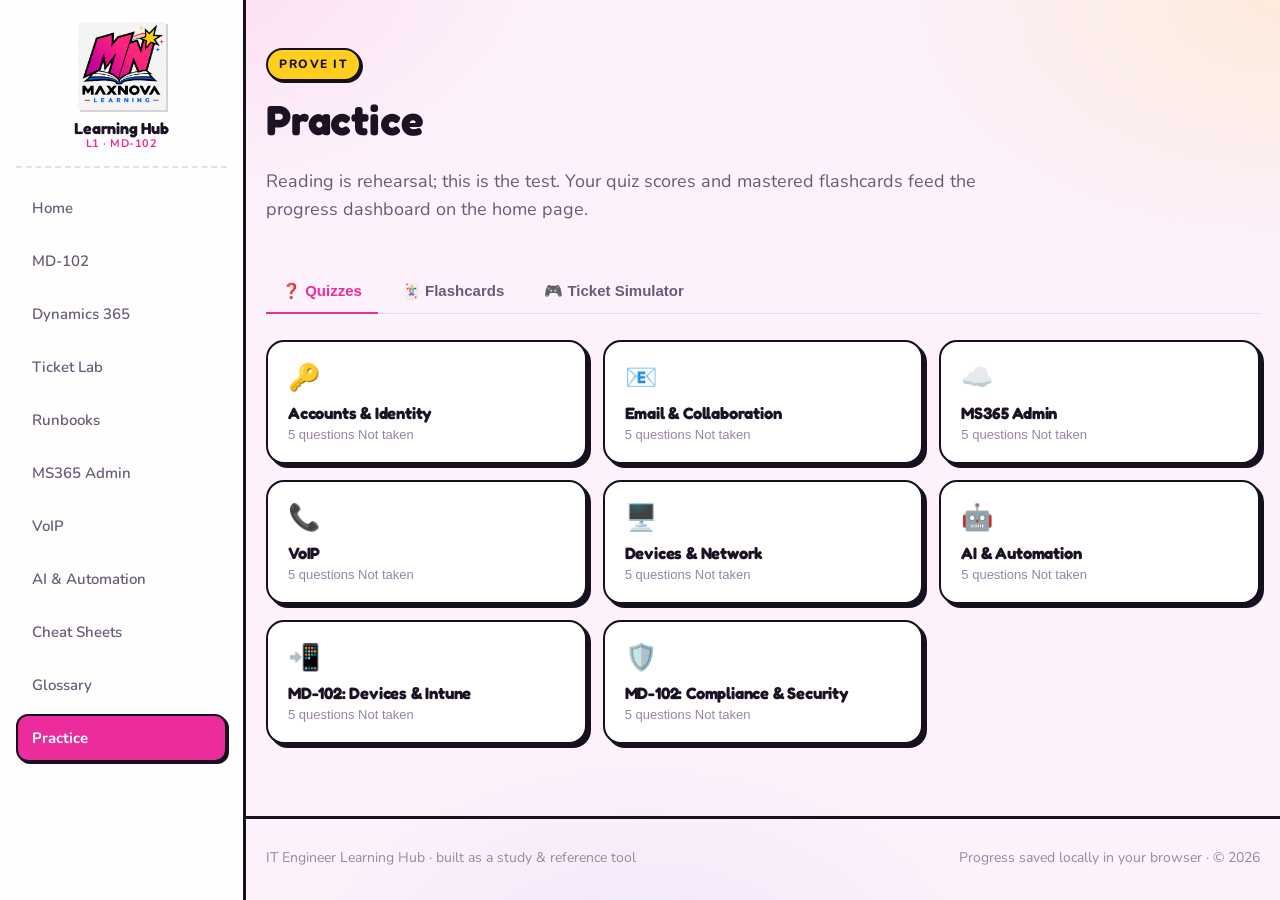
<file: practice.html>
<!DOCTYPE html>
<html lang="en-GB">
<head>
  <meta charset="UTF-8" />
  <meta name="viewport" content="width=device-width, initial-scale=1.0" />
  <title>Practice — IT Engineer Learning Hub</title>
  <meta name="description" content="Quizzes, flashcards and a branching ticket simulator to test your L1 support skills." />
  <link rel="stylesheet" href="style.css?v=6" />
</head>
<body>
  <div id="app-header"></div>

  <main>
    <div class="wrap">
      <section class="page-hero">
        <span class="eyebrow">Prove it</span>
        <h1>Practice</h1>
        <p class="lead">Reading is rehearsal; this is the test. Your quiz scores and mastered flashcards
          feed the progress dashboard on the home page.</p>
      </section>

      <div class="tabs">
        <button class="tab active" data-tab="tab-quiz">❓ Quizzes</button>
        <button class="tab" data-tab="tab-cards">🃏 Flashcards</button>
        <button class="tab" data-tab="tab-sim">🎮 Ticket Simulator</button>
      </div>

      <!-- QUIZZES -->
      <section class="tab-panel active" id="tab-quiz">
        <div id="quiz-list" class="q-grid"><!-- quiz cards by practice.js --></div>
        <div id="quiz-host" class="quiz-host" style="display:none"><!-- active quiz --></div>
      </section>

      <!-- FLASHCARDS -->
      <section class="tab-panel" id="tab-cards">
        <div class="fc-progress-bar" id="fc-progress"></div>
        <div id="fc-host" class="fc-host"><!-- current card by practice.js --></div>
      </section>

      <!-- SIMULATOR -->
      <section class="tab-panel" id="tab-sim">
        <p class="muted sim-intro">A realistic ticket lands. Pick your next move and watch it branch —
          resolve it well, or learn from a wrong turn. There's no penalty for exploring; that's the point.</p>
        <div id="sim-list" class="q-grid"><!-- scenario cards by practice.js --></div>
        <div id="sim-host" class="sim-host" style="display:none"><!-- active scenario --></div>
      </section>
    </div>
  </main>

  <div id="app-footer"></div>
  <script src="main.js?v=6"></script>
  <script src="glossary-data.js?v=6"></script>
  <script src="practice-data.js?v=6"></script>
  <script src="practice.js?v=6"></script>
</body>
</html>
</file>
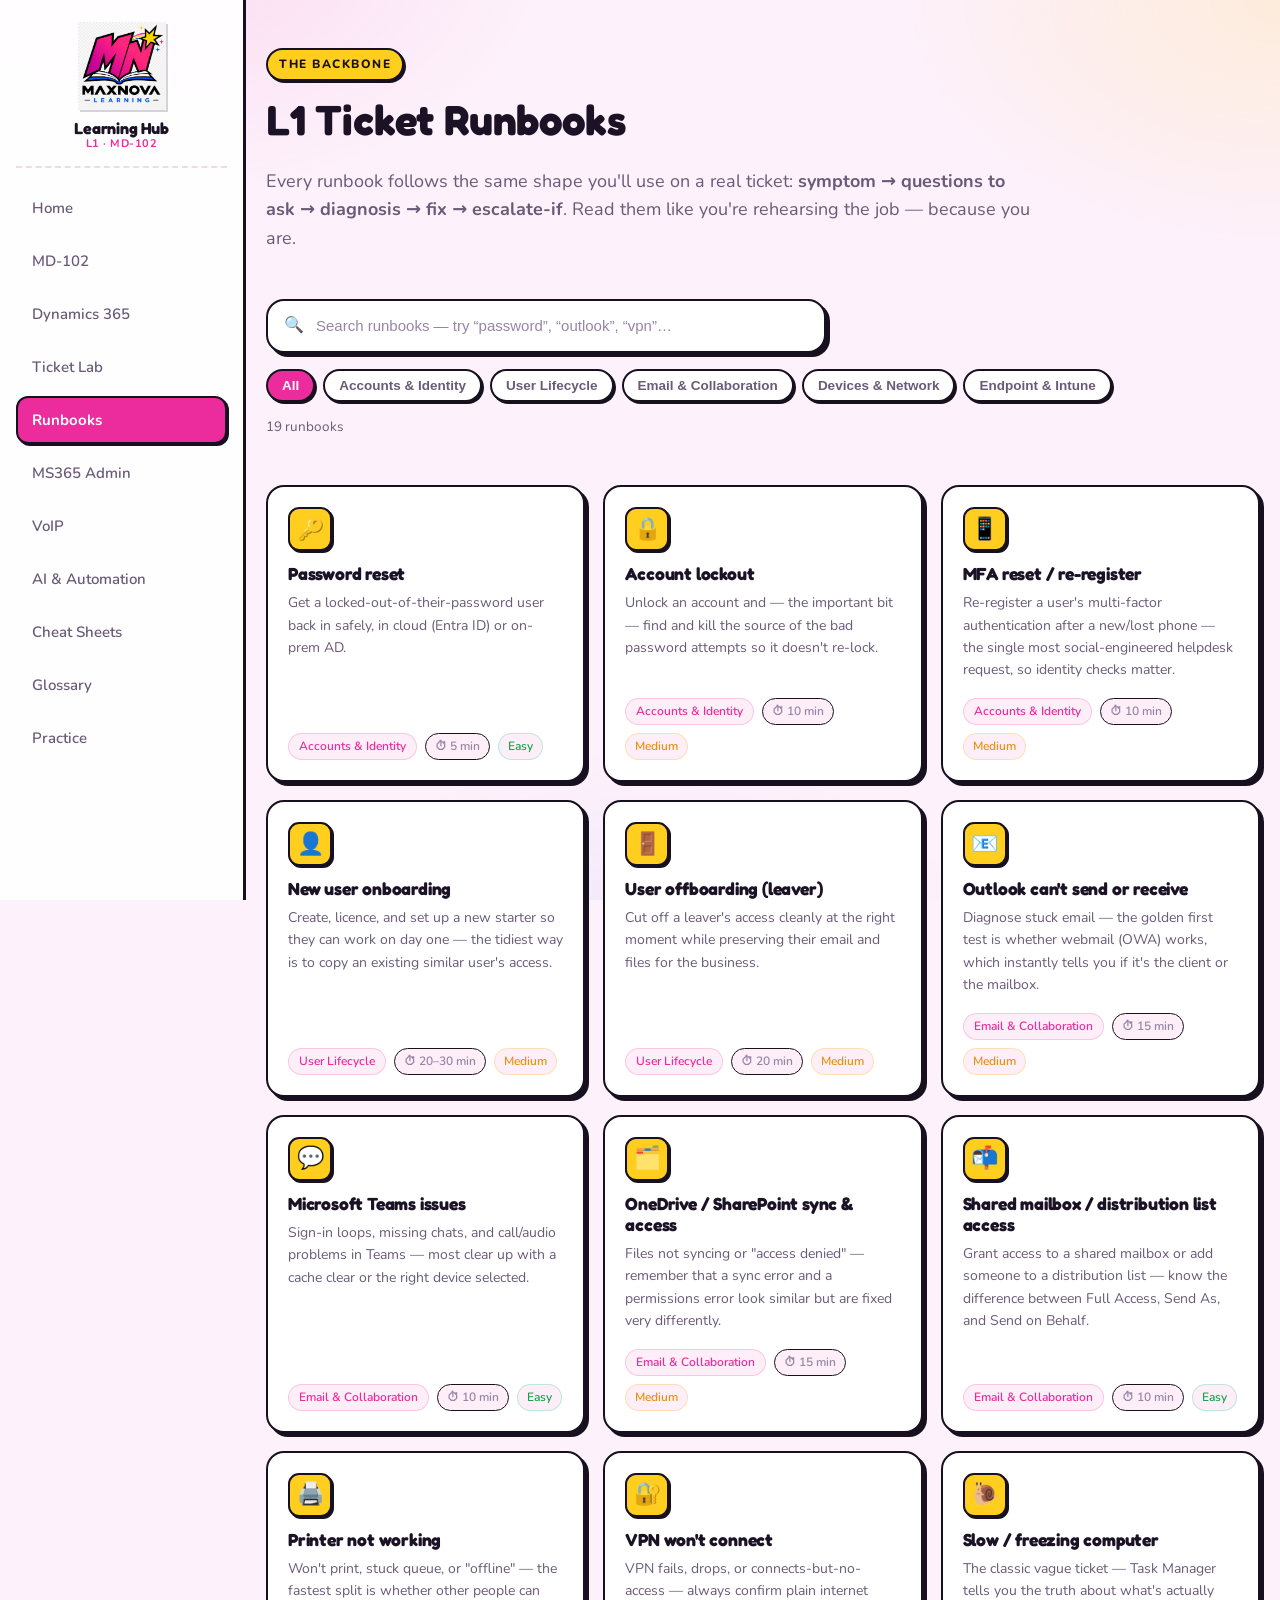
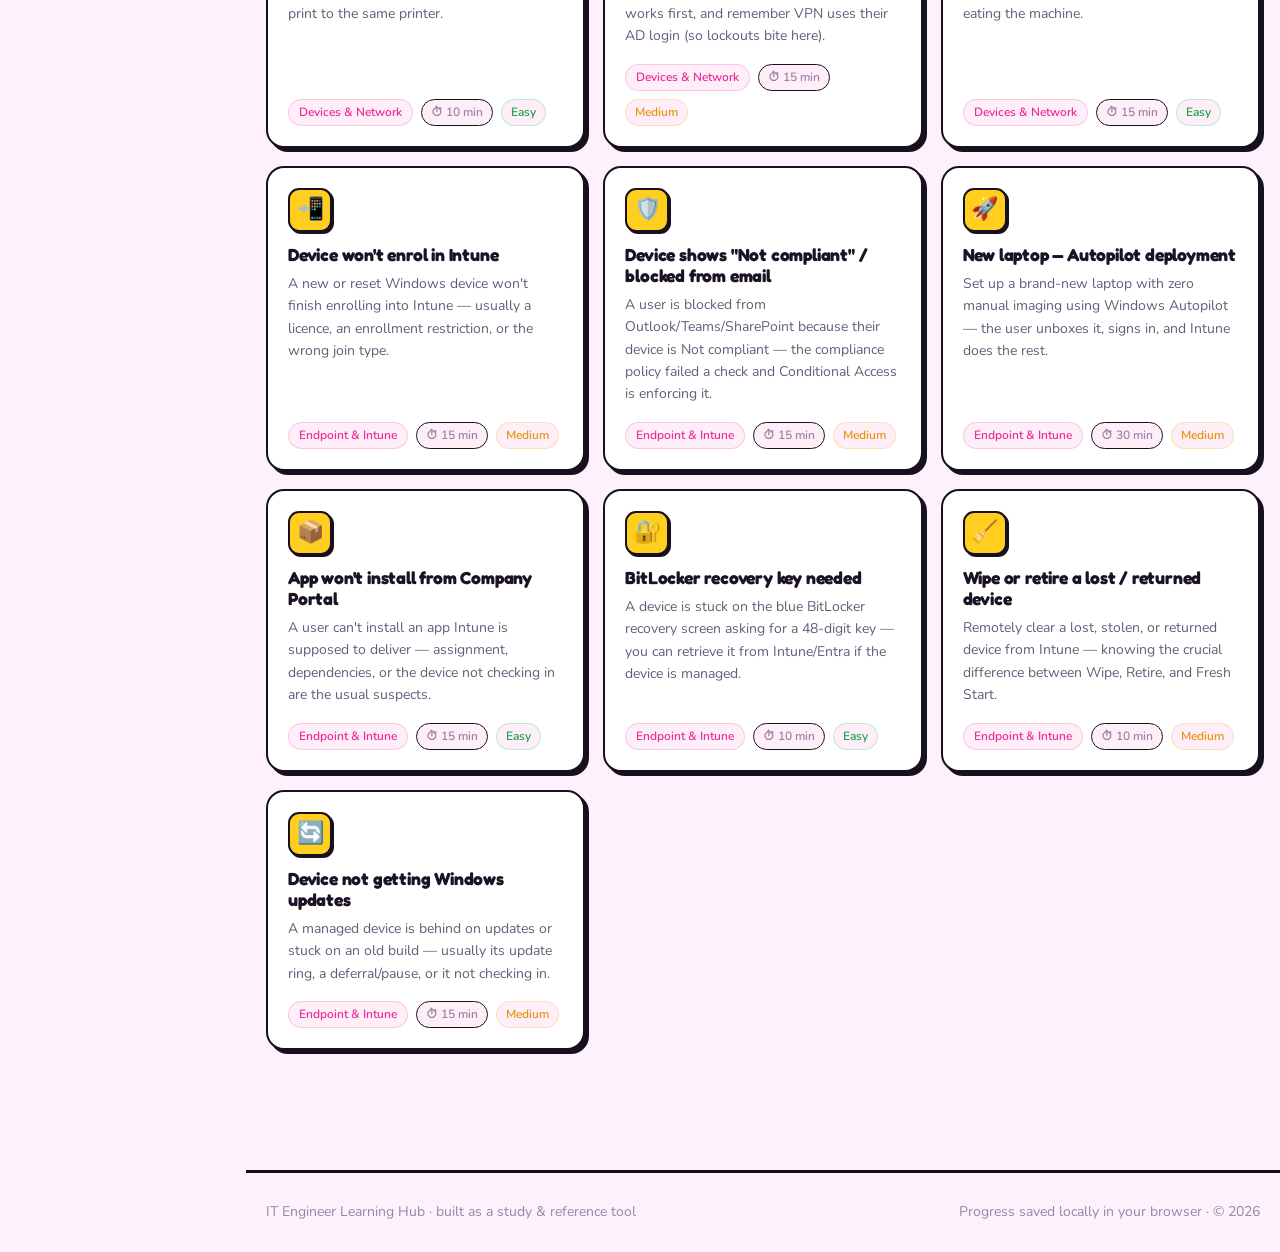
<file: runbooks.html>
<!DOCTYPE html>
<html lang="en-GB">
<head>
  <meta charset="UTF-8" />
  <meta name="viewport" content="width=device-width, initial-scale=1.0" />
  <title>L1 Ticket Runbooks — IT Engineer Learning Hub</title>
  <meta name="description" content="Step-by-step runbooks for the Level 1 support tickets you'll actually get." />
  <link rel="stylesheet" href="style.css?v=6" />
</head>
<body>
  <div id="app-header"></div>

  <main>
    <div class="wrap">
      <!-- LIST VIEW -->
      <div id="rb-list-view">
        <section class="page-hero">
          <span class="eyebrow">The backbone</span>
          <h1>L1 Ticket Runbooks</h1>
          <p class="lead">Every runbook follows the same shape you'll use on a real ticket:
            <b>symptom &rarr; questions to ask &rarr; diagnosis &rarr; fix &rarr; escalate-if</b>.
            Read them like you're rehearsing the job — because you are.</p>
        </section>

        <section class="section">
          <div class="search">
            <span class="ico">🔍</span>
            <input type="search" id="rb-search" placeholder="Search runbooks — try “password”, “outlook”, “vpn”…" />
          </div>
          <div class="chips" id="rb-chips"><!-- category chips by runbooks.js --></div>
          <div class="rb-count muted" id="rb-count"></div>
        </section>

        <section class="section">
          <div class="grid grid-3" id="rb-list"><!-- cards by runbooks.js --></div>
        </section>
      </div>

      <!-- DETAIL VIEW -->
      <div id="rb-detail" class="rb-detail" style="display:none"><!-- detail by runbooks.js --></div>
    </div>
  </main>

  <div id="app-footer"></div>
  <script src="main.js?v=6"></script>
  <script src="runbooks-data.js?v=6"></script>
  <script src="runbooks.js?v=6"></script>
</body>
</html>
</file>
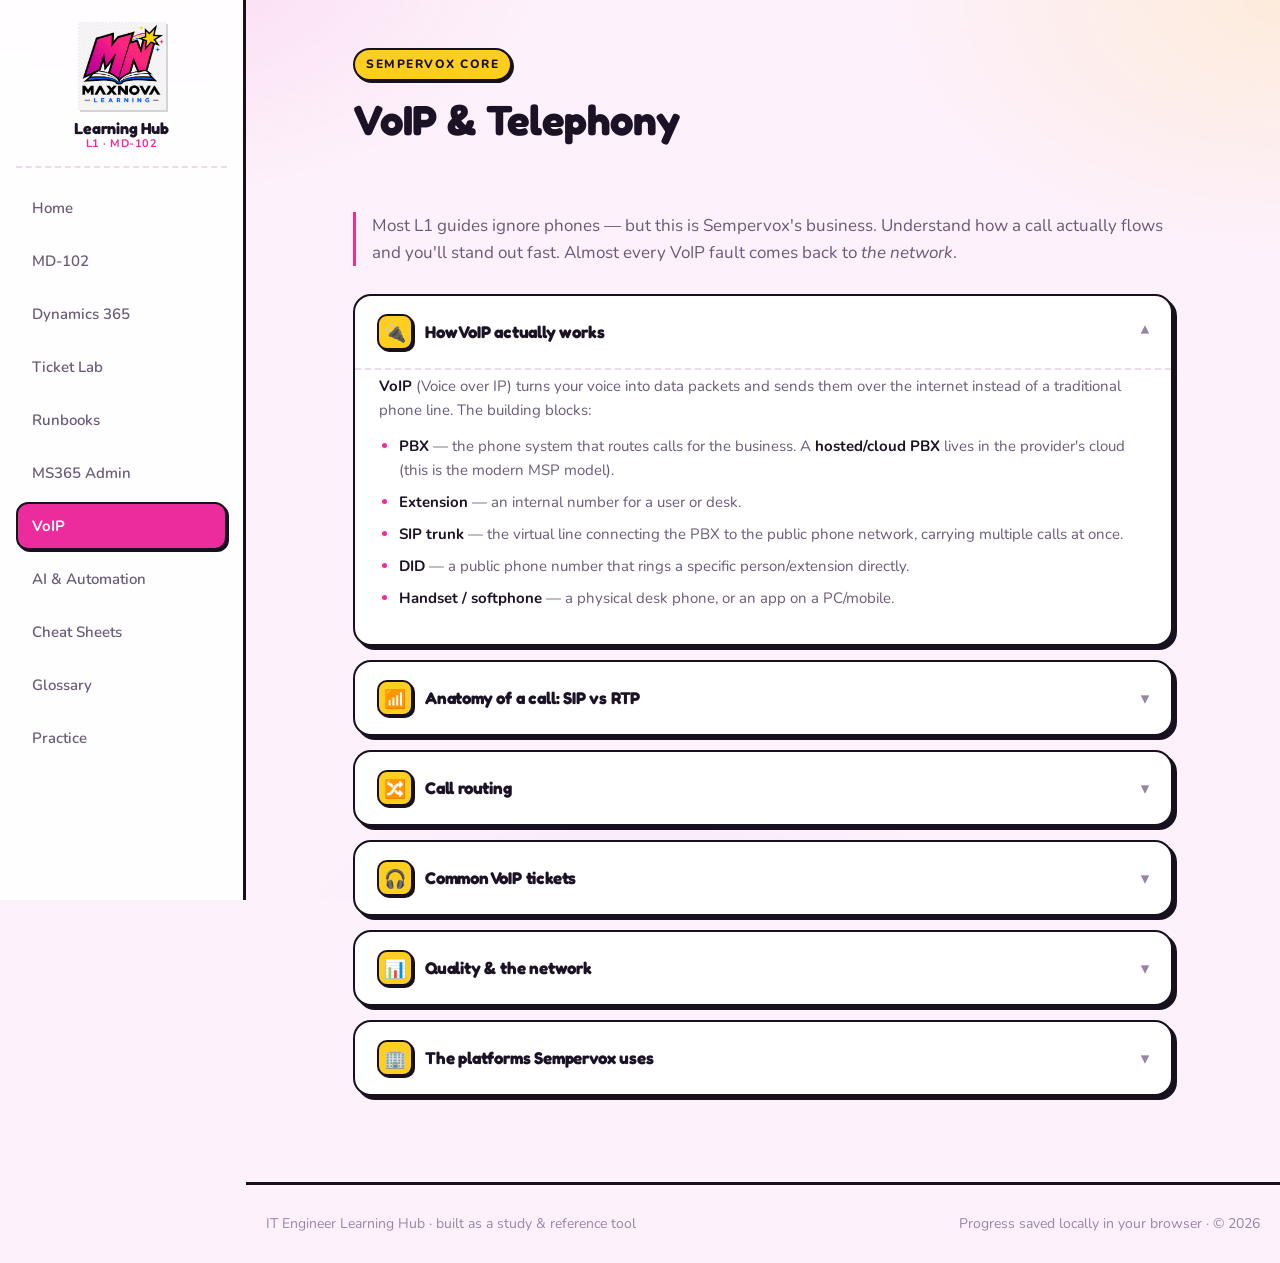
<file: voip.html>
<!DOCTYPE html>
<html lang="en-GB">
<head>
  <meta charset="UTF-8" />
  <meta name="viewport" content="width=device-width, initial-scale=1.0" />
  <title>VoIP &amp; Telephony — IT Engineer Learning Hub</title>
  <meta name="description" content="SIP basics, call routing and common phone-system tickets for a VoIP-focused MSP." />
  <link rel="stylesheet" href="style.css?v=6" />
</head>
<body>
  <div id="app-header"></div>

  <main>
    <div class="wrap guide">
      <section class="page-hero">
        <span class="eyebrow">Sempervox core</span>
        <h1>VoIP &amp; Telephony</h1>
      </section>

      <p class="guide-intro">Most L1 guides ignore phones — but this is Sempervox's business. Understand how a
        call actually flows and you'll stand out fast. Almost every VoIP fault comes back to <em>the network</em>.</p>

      <details class="acc" open>
        <summary><span class="acc-ico">🔌</span>How VoIP actually works<span class="acc-chev">▾</span></summary>
        <div class="acc-body">
          <p><strong>VoIP</strong> (Voice over IP) turns your voice into data packets and sends them over the
             internet instead of a traditional phone line. The building blocks:</p>
          <ul>
            <li><strong>PBX</strong> — the phone system that routes calls for the business. A <strong>hosted/cloud PBX</strong> lives in the provider's cloud (this is the modern MSP model).</li>
            <li><strong>Extension</strong> — an internal number for a user or desk.</li>
            <li><strong>SIP trunk</strong> — the virtual line connecting the PBX to the public phone network, carrying multiple calls at once.</li>
            <li><strong>DID</strong> — a public phone number that rings a specific person/extension directly.</li>
            <li><strong>Handset / softphone</strong> — a physical desk phone, or an app on a PC/mobile.</li>
          </ul>
        </div>
      </details>

      <details class="acc">
        <summary><span class="acc-ico">📶</span>Anatomy of a call: SIP vs RTP<span class="acc-chev">▾</span></summary>
        <div class="acc-body">
          <p>This one distinction explains a huge share of VoIP tickets:</p>
          <ul>
            <li><strong>SIP</strong> (signalling) sets up, rings, and ends the call — the "dialling and connecting" part.</li>
            <li><strong>RTP</strong> (media) carries the actual <em>audio</em> once connected.</li>
          </ul>
          <p>A phone <strong>registers</strong> to the PBX (SIP), then when a call connects the voice flows as RTP.</p>
          <div class="callout"><b>The key insight:</b> if a call <em>connects and rings but you get one-way or no
            audio</em>, SIP is fine and <strong>RTP is being blocked</strong> — nearly always a firewall or NAT
            issue on the network. That single deduction impresses interviewers and seniors alike.</div>
        </div>
      </details>

      <details class="acc">
        <summary><span class="acc-ico">🔀</span>Call routing<span class="acc-chev">▾</span></summary>
        <div class="acc-body">
          <p>How an inbound call finds the right person:</p>
          <ul>
            <li><strong>Auto-attendant / IVR</strong> — "press 1 for sales" menus.</li>
            <li><strong>Ring group / hunt group</strong> — rings several phones together or in sequence.</li>
            <li><strong>Call queue</strong> — holds callers and feeds them to available agents.</li>
            <li><strong>Voicemail</strong> — catches unanswered calls; can email the recording.</li>
            <li><strong>Out-of-hours / time-based routing</strong> — different behaviour outside business hours or on holidays.</li>
          </ul>
          <p>Common request: "calls aren't reaching X" — usually a routing/ring-group membership change, not a fault.</p>
        </div>
      </details>

      <details class="acc">
        <summary><span class="acc-ico">🎧</span>Common VoIP tickets<span class="acc-chev">▾</span></summary>
        <div class="acc-body">
          <h4>Handset won't register / "no service"</h4>
          <p>Check network cable/PoE and power, that it has an IP, and that credentials/config are correct. A reboot re-registers it.</p>
          <h4>One-way audio or no audio</h4>
          <p>Call connects but no voice = <strong>RTP blocked</strong> → firewall/NAT. Check QoS and firewall rules; test on another network.</p>
          <h4>Poor quality — choppy, robotic, breaking up</h4>
          <p>Network problem: <strong>jitter</strong>, <strong>latency</strong> or <strong>packet loss</strong>. Check for congestion, missing QoS, or Wi-Fi (voice hates Wi-Fi — prefer wired).</p>
          <h4>Dropped calls</h4>
          <p>Intermittent connectivity, SIP timers, or an unstable internet link. Check the WAN and any recent network changes.</p>
          <h4>Echo</h4>
          <p>Often a hardware/headset or volume-level issue; sometimes a gateway config.</p>
        </div>
      </details>

      <details class="acc">
        <summary><span class="acc-ico">📊</span>Quality &amp; the network<span class="acc-chev">▾</span></summary>
        <div class="acc-body">
          <p>Voice is <em>real-time</em> — packets that arrive late are useless, so VoIP is far more network-sensitive
             than email or web. What to know:</p>
          <ul>
            <li><strong>Bandwidth</strong> — a call uses roughly <strong>~85–100 kbps</strong> each way; it's low, but it must be <em>consistent</em>.</li>
            <li><strong>Latency</strong> — keep under ~150 ms or people talk over each other.</li>
            <li><strong>Jitter</strong> — variation in packet timing; causes choppy audio.</li>
            <li><strong>Packet loss</strong> — even 1–2% is audible as gaps/robotic voice.</li>
            <li><strong>QoS</strong> — prioritises voice over other traffic so a big download doesn't wreck a call.</li>
          </ul>
          <div class="callout"><b>Golden rule:</b> when in doubt on a VoIP fault, <strong>suspect the network</strong> —
            wired vs Wi-Fi, congestion, QoS, and firewall/NAT are the usual culprits.</div>
        </div>
      </details>

      <details class="acc">
        <summary><span class="acc-ico">🏢</span>The platforms Sempervox uses<span class="acc-chev">▾</span></summary>
        <div class="acc-body">
          <p>Sempervox delivers telephony on <strong>two</strong> platforms — so you'll meet both on tickets. The
             concepts above apply to each; here's where they actually differ.</p>

          <h4>1. Gamma Horizon (hosted phone system)</h4>
          <p>Gamma is a major UK telecoms wholesaler, and <strong>Horizon</strong> is their cloud-hosted PBX — no
             on-site phone hardware, hosted in resilient UK datacentres. It's managed through an easy
             <strong>web admin portal</strong>, and this is the one you'll log into most for phone tickets.</p>
          <ul>
            <li><strong>Three levels of control</strong> in the portal: <em>company</em>, <em>site</em> (location), and <em>individual user</em> — know which level a setting lives at.</li>
            <li><strong>Users can self-serve</strong> their own phone: call forwarding, voicemail, do-not-disturb.</li>
            <li><strong>Admins manage</strong> call groups, hunt groups, queues and <strong>auto-attendants</strong> (the "press 1 for sales" menus).</li>
            <li><strong>Apps</strong> — desktop and mobile softphones so users can work from anywhere.</li>
            <li><strong>Busy Lamp keys</strong> (see who's free), and <strong>Horizon Integrator</strong> for CRM screen-popping.</li>
          </ul>
          <div class="callout"><b>Typical L1 Horizon tickets:</b> "change where my calls forward", "add someone to a
            ring group", "set up out-of-hours on the auto-attendant", "my softphone app won't sign in", "assign a new
            user a number/extension". Nearly all are done in the Horizon web portal.</div>

          <h4>2. Microsoft Teams Voice (Teams Phone)</h4>
          <p>Because Sempervox is a Microsoft house, some clients make and take external calls <em>inside Teams</em>
             rather than on a Horizon handset. This is managed in the <strong>Teams admin center</strong>
             (<code>admin.teams.microsoft.com</code>) and ties into the same MS365 identity you already know.</p>
          <ul>
            <li>Users get a <strong>phone number assigned</strong> and a calling policy/licence in the Teams admin center.</li>
            <li>External calling reaches the phone network via a <strong>calling plan, Operator Connect, or Direct Routing</strong> (how the numbers connect — often through Gamma).</li>
            <li>Common tickets: "I can't dial external numbers from Teams", "no dial pad showing", "assign me a number" — usually a licence/policy or number-assignment issue.</li>
          </ul>
          <div class="callout warn"><b>First question on any phone ticket:</b> "Are you on a Horizon phone/app, or
            calling through Teams?" That one answer tells you which portal to open — and stops you troubleshooting the
            wrong system.</div>
        </div>
      </details>
    </div>
  </main>

  <div id="app-footer"></div>
  <script src="main.js?v=6"></script>
</body>
</html>
</file>
<file: style.css>
/* =====================================================================
   IT Engineer Learning Hub — style.css
   Cartoon / comic theme to match the MaxNova Learning logo:
   bright, chunky black outlines, hard offset shadows, rounded playful
   fonts, magenta + yellow + blue palette.
   ===================================================================== */
@import url('https://fonts.googleapis.com/css2?family=Fredoka:wght@500;600;700&family=Nunito:wght@400;600;700;800&display=swap');

/* ---------- Design tokens ---------- */
:root {
  --bg:            #fdf1fb;   /* soft pink-lavender page */
  --bg-soft:       #ffffff;   /* white cards */
  --bg-softer:     #fdeef8;   /* raised pink surface */
  --border:        #17111f;   /* comic black outline */
  --border-soft:   #eddaee;   /* soft light divider */

  --text:          #1c1226;   /* near-black ink */
  --text-muted:    #6a5a78;   /* muted purple-grey */
  --text-dim:      #9885a6;

  --accent:        #ec2b9c;   /* logo magenta */
  --accent-2:      #2563eb;   /* logo book blue */
  --accent-ink:    #ffffff;   /* text on accent fills */
  --star:          #ffce1f;   /* logo yellow star */
  --grad:          linear-gradient(135deg, #b3199e 0%, #ec2b9c 45%, #ff5fa2 100%);

  --good:          #16a34a;
  --warn:          #e8930c;
  --bad:           #ef4444;

  --header-h:      70px;
  --maxw:          1160px;
  --radius:        18px;
  --radius-sm:     12px;
  --shadow:        4px 4px 0 var(--border);          /* hard comic shadow */
  --shadow-lg:     6px 6px 0 var(--border);

  --font:    "Nunito", "Segoe UI", system-ui, -apple-system, Roboto, Helvetica, Arial, sans-serif;
  --display: "Fredoka", "Nunito", "Segoe UI", system-ui, sans-serif;
  --mono: "Cascadia Code", "Consolas", ui-monospace, SFMono-Regular, Menlo, monospace;
}

/* ---------- Reset ---------- */
*, *::before, *::after { box-sizing: border-box; }
html { scroll-behavior: smooth; }
body {
  margin: 0;
  font-family: var(--font);
  background: var(--bg);
  color: var(--text);
  line-height: 1.6;
  -webkit-font-smoothing: antialiased;
}
body::before {   /* subtle ambient glow */
  content: "";
  position: fixed; inset: 0;
  background:
    radial-gradient(650px 400px at 12% -5%, rgba(236,43,156,.10), transparent 60%),
    radial-gradient(700px 450px at 100% 0%, rgba(255,206,31,.14), transparent 55%),
    radial-gradient(600px 400px at 50% 110%, rgba(37,99,235,.07), transparent 60%);
  pointer-events: none; z-index: 0;
}
a { color: var(--accent-2); text-decoration: none; }
a:hover { text-decoration: underline; }
h1, h2, h3 { line-height: 1.2; margin: 0 0 .5em; }
img { max-width: 100%; }

/* ---------- Layout helpers ---------- */
.wrap { width: 100%; max-width: var(--maxw); margin: 0 auto; padding: 0 20px; }
main { position: relative; z-index: 1; padding: 40px 0 72px; min-height: 60vh; }
.section { margin-bottom: 48px; }
.muted { color: var(--text-muted); }
.dim   { color: var(--text-dim); }

/* ---------- Header ---------- */
.site-header {
  position: sticky; top: 0; z-index: 50;
  height: var(--header-h);
  background: rgba(255,255,255,.82);
  backdrop-filter: blur(12px);
  border-bottom: 3px solid var(--border);
}
.site-header .wrap { height: 100%; display: flex; align-items: center; gap: 20px; }
.brand { display: flex; align-items: center; gap: 12px; font-weight: 700; color: var(--text); }
.brand:hover { text-decoration: none; }
.brand-logo {
  height: 48px; width: auto; display: block;
  filter: drop-shadow(2px 2px 0 rgba(23,17,31,.18));
}
.brand-txt { display: flex; flex-direction: column; line-height: 1.1; }
.brand b { font-family: var(--display); font-weight: 700; font-size: 16px; }
.brand .sub { color: var(--accent); font-weight: 700; font-size: 11px; letter-spacing: .5px; text-transform: uppercase; }

.nav { margin-left: auto; display: flex; align-items: center; gap: 4px; }
.nav a {
  color: var(--text-muted); font-size: 14.5px; font-weight: 500;
  padding: 8px 12px; border-radius: 8px; white-space: nowrap;
}
.nav a:hover { color: var(--text); background: var(--bg-softer); text-decoration: none; }
.nav a.active { color: var(--accent); background: rgba(236,43,156,.10); }

.nav-toggle {
  display: none; margin-left: auto; background: var(--bg-softer);
  border: 1px solid var(--border); color: var(--text);
  width: 40px; height: 38px; border-radius: 9px; font-size: 18px; cursor: pointer;
}

/* ---------- Hero (page headers) ---------- */
.page-hero { padding: 8px 0 28px; }
.eyebrow {
  display: inline-block; font-size: 12px; font-weight: 700; letter-spacing: 1.5px;
  text-transform: uppercase; color: var(--accent);
  background: rgba(236,43,156,.08); border: 1px solid rgba(236,43,156,.2);
  padding: 5px 11px; border-radius: 999px; margin-bottom: 14px;
}
.page-hero h1 { font-size: clamp(28px, 4vw, 42px); }
.page-hero .lead { color: var(--text-muted); font-size: 18px; max-width: 70ch; }

/* Home hero */
.home-hero { padding: 30px 0 40px; }
.home-hero h1 { font-size: clamp(32px, 5.5vw, 54px); letter-spacing: -.5px; }
.home-hero h1 .grad {
  background: var(--grad); -webkit-background-clip: text; background-clip: text;
  -webkit-text-fill-color: transparent;
}

/* ---------- Buttons ---------- */
.btn {
  display: inline-flex; align-items: center; gap: 8px;
  font-weight: 600; font-size: 15px; padding: 11px 20px; border-radius: 10px;
  border: 1px solid transparent; cursor: pointer; transition: transform .12s ease, filter .15s ease;
}
.btn:hover { text-decoration: none; transform: translateY(-1px); }
.btn-primary { background: var(--grad); color: var(--accent-ink); }
.btn-primary:hover { filter: brightness(1.06); }
.btn-ghost { background: var(--bg-softer); color: var(--text); border-color: var(--border); }
.btn-ghost:hover { border-color: var(--accent); }
.btn-row { display: flex; gap: 12px; flex-wrap: wrap; margin-top: 22px; }

/* ---------- Cards & grids ---------- */
.grid { display: grid; gap: 18px; }
.grid-2 { grid-template-columns: repeat(2, 1fr); }
.grid-3 { grid-template-columns: repeat(3, 1fr); }
.grid-4 { grid-template-columns: repeat(4, 1fr); }

.card {
  background: var(--bg-soft); border: 1px solid var(--border-soft);
  border-radius: var(--radius); padding: 22px;
}
.card.link-card { display: block; color: var(--text); transition: border-color .15s, transform .15s, background .15s; }
.card.link-card:hover { text-decoration: none; border-color: var(--accent); transform: translateY(-3px); background: var(--bg-softer); }
.card .icon {
  width: 44px; height: 44px; border-radius: 11px; display: grid; place-items: center;
  font-size: 22px; margin-bottom: 14px; background: var(--bg-softer); border: 1px solid var(--border);
}
.card h3 { font-size: 18px; }
.card p { color: var(--text-muted); margin: 0; font-size: 14.5px; }
.card .tag {
  display: inline-block; margin-top: 12px; font-size: 12px; font-weight: 600;
  color: var(--text-dim);
}

/* ---------- Dashboard stats ---------- */
.stats { display: grid; grid-template-columns: repeat(4, 1fr); gap: 16px; }
.stat { background: var(--bg-soft); border: 1px solid var(--border-soft); border-radius: var(--radius); padding: 20px; }
.stat .num { font-size: 32px; font-weight: 800; color: var(--text); line-height: 1; }
.stat .num .of { font-size: 18px; color: var(--text-dim); font-weight: 600; }
.stat .label { color: var(--text-muted); font-size: 13.5px; margin-top: 8px; }
.progress { height: 7px; border-radius: 999px; background: var(--bg-softer); overflow: hidden; margin-top: 12px; }
.progress > span { display: block; height: 100%; background: var(--grad); width: 0; transition: width .5s ease; }

/* ---------- Search ---------- */
.search {
  display: flex; align-items: center; gap: 10px; background: var(--bg-soft);
  border: 1px solid var(--border); border-radius: 12px; padding: 12px 16px; max-width: 560px;
}
.search:focus-within { border-color: var(--accent); }
.search input { flex: 1; background: none; border: none; color: var(--text); font-size: 15px; outline: none; }
.search .ico { color: var(--text-dim); }

/* ---------- Placeholder (phase-pending sections) ---------- */
.placeholder {
  border: 1px dashed var(--border); border-radius: var(--radius);
  padding: 40px 28px; text-align: center; background: rgba(23,34,59,.4);
}
.placeholder .badge {
  display: inline-block; font-size: 12px; font-weight: 700; letter-spacing: .5px;
  color: var(--warn); background: rgba(251,191,36,.1); border: 1px solid rgba(251,191,36,.25);
  padding: 4px 12px; border-radius: 999px; margin-bottom: 14px;
}
.placeholder h3 { font-size: 20px; }
.placeholder p { color: var(--text-muted); max-width: 60ch; margin: 0 auto; }

/* ---------- Section titles ---------- */
.section-title { display: flex; align-items: baseline; justify-content: space-between; gap: 16px; margin-bottom: 18px; }
.section-title h2 { font-size: 24px; }
.section-title .hint { color: var(--text-dim); font-size: 14px; }

/* ---------- Footer ---------- */
.site-footer {
  position: relative; z-index: 1; border-top: 1px solid var(--border-soft);
  padding: 28px 0; color: var(--text-dim); font-size: 14px;
}
.site-footer .wrap { display: flex; justify-content: space-between; align-items: center; gap: 16px; flex-wrap: wrap; }
.site-footer a { color: var(--text-muted); }

/* ---------- Responsive ---------- */
@media (max-width: 900px) {
  .grid-4 { grid-template-columns: repeat(2, 1fr); }
  .grid-3 { grid-template-columns: repeat(2, 1fr); }
  .stats  { grid-template-columns: repeat(2, 1fr); }
}
@media (max-width: 720px) {
  .nav {
    position: fixed; top: var(--header-h); left: 0; right: 0;
    flex-direction: column; align-items: stretch; gap: 2px;
    background: rgba(255,255,255,.98); backdrop-filter: blur(12px);
    border-bottom: 3px solid var(--border); padding: 10px; margin: 0;
    transform: translateY(-140%); transition: transform .25s ease; pointer-events: none;
  }
  .nav.open { transform: translateY(0); pointer-events: auto; }
  .nav a { padding: 12px 14px; }
  .nav-toggle { display: block; }
}
@media (max-width: 560px) {
  .grid-2, .grid-3, .grid-4 { grid-template-columns: 1fr; }
  .stats { grid-template-columns: repeat(2, 1fr); }
  .brand .sub { display: none; }
}

/* =====================================================================
   Runbooks (Phase 2)
   ===================================================================== */

/* ---- controls ---- */
.chips { display: flex; flex-wrap: wrap; gap: 8px; margin-top: 16px; }
.chip {
  font-size: 13.5px; font-weight: 600; color: var(--text-muted);
  background: var(--bg-soft); border: 1px solid var(--border);
  padding: 7px 14px; border-radius: 999px; cursor: pointer;
  transition: border-color .15s, color .15s, background .15s;
}
.chip:hover { color: var(--text); border-color: var(--accent); }
.chip.active { color: var(--accent-ink); background: var(--accent); border-color: var(--accent); }
.rb-count { margin-top: 14px; font-size: 13.5px; }

/* ---- list cards ---- */
.rb-card {
  display: flex; flex-direction: column; background: var(--bg-soft);
  border: 1px solid var(--border-soft); border-radius: var(--radius);
  padding: 20px; color: var(--text);
  transition: border-color .15s, transform .15s, background .15s;
}
.rb-card:hover { text-decoration: none; border-color: var(--accent); transform: translateY(-3px); background: var(--bg-softer); }
.rb-card.read { border-color: rgba(52,211,153,.4); }
.rb-card-top { display: flex; align-items: center; justify-content: space-between; margin-bottom: 12px; }
.rb-icon {
  width: 44px; height: 44px; border-radius: 11px; display: grid; place-items: center;
  font-size: 22px; background: var(--bg-softer); border: 1px solid var(--border);
}
.rb-read-dot {
  width: 26px; height: 26px; border-radius: 50%; display: grid; place-items: center;
  background: rgba(52,211,153,.15); color: var(--good); border: 1px solid rgba(52,211,153,.4);
  font-size: 14px; font-weight: 800;
}
.rb-card h3 { font-size: 17.5px; margin: 0 0 8px; }
.rb-card p { font-size: 14px; margin: 0 0 16px; flex: 1; }

/* ---- meta row / badges ---- */
.rb-meta { display: flex; flex-wrap: wrap; align-items: center; gap: 8px; }
.rb-cat {
  font-size: 12px; font-weight: 600; color: var(--accent);
  background: rgba(236,43,156,.08); border: 1px solid rgba(236,43,156,.2);
  padding: 3px 10px; border-radius: 999px;
}
.rb-badge {
  font-size: 12px; font-weight: 600; color: var(--text-dim);
  background: var(--bg-softer); border: 1px solid var(--border);
  padding: 3px 9px; border-radius: 999px;
}
.rb-badge.diff-easy   { color: var(--good); border-color: rgba(52,211,153,.3); }
.rb-badge.diff-medium { color: var(--warn); border-color: rgba(251,191,36,.3); }
.rb-badge.diff-hard   { color: var(--bad);  border-color: rgba(248,113,113,.3); }

.no-results {
  grid-column: 1 / -1; text-align: center; color: var(--text-muted);
  padding: 48px 20px; border: 1px dashed var(--border); border-radius: var(--radius);
}

/* ---- detail view ---- */
.rb-detail { max-width: 820px; }
.rb-back {
  display: inline-block; margin-bottom: 20px; font-weight: 600; font-size: 14.5px;
  color: var(--text-muted);
}
.rb-back:hover { color: var(--accent); text-decoration: none; }
.rb-detail-head { display: flex; align-items: flex-start; justify-content: space-between; gap: 20px; flex-wrap: wrap; }
.rb-detail-title { display: flex; gap: 16px; align-items: center; }
.rb-detail-icon {
  width: 58px; height: 58px; border-radius: 14px; display: grid; place-items: center;
  font-size: 30px; background: var(--bg-softer); border: 1px solid var(--border); flex-shrink: 0;
}
.rb-detail-head h1 { font-size: clamp(24px, 3.5vw, 34px); margin: 0 0 10px; }

.rb-read-btn {
  font-weight: 600; font-size: 14.5px; padding: 10px 18px; border-radius: 10px; cursor: pointer;
  background: var(--bg-softer); color: var(--text); border: 1px solid var(--border);
  transition: border-color .15s, background .15s, color .15s; white-space: nowrap;
}
.rb-read-btn:hover { border-color: var(--accent); }
.rb-read-btn.done { background: rgba(52,211,153,.12); color: var(--good); border-color: rgba(52,211,153,.4); }

.rb-summary {
  font-size: 18px; color: var(--text-muted); margin: 22px 0 8px;
  padding-left: 16px; border-left: 3px solid var(--accent);
}

/* detail blocks */
.rb-block { margin-top: 30px; }
.rb-block h2 {
  font-size: 19px; display: flex; align-items: center; gap: 10px; margin-bottom: 14px;
  padding-bottom: 10px; border-bottom: 1px solid var(--border-soft);
}
.rb-block-ico {
  width: 32px; height: 32px; border-radius: 9px; display: grid; place-items: center;
  font-size: 16px; background: var(--bg-softer); border: 1px solid var(--border);
}
.rb-block ul, .rb-block ol { margin: 0; padding-left: 22px; }
.rb-block li { margin-bottom: 11px; color: var(--text); }
.rb-block li::marker { color: var(--accent); font-weight: 700; }
.rb-block code {
  font-family: var(--mono); font-size: 13px; background: var(--bg-softer);
  border: 1px solid var(--border); border-radius: 6px; padding: 1px 6px; color: var(--accent-2);
}
.rb-block strong { color: var(--text); }

/* accent the fix + escalate blocks */
.b-fix h2 { border-bottom-color: rgba(236,43,156,.35); }
.b-esc {
  background: rgba(251,191,36,.06); border: 1px solid rgba(251,191,36,.2);
  border-radius: var(--radius); padding: 18px 22px;
}
.b-esc h2 { border-bottom-color: rgba(251,191,36,.3); }
.b-esc li::marker { color: var(--warn); }

/* related */
.rb-rel-row { display: flex; flex-wrap: wrap; gap: 10px; }
.rb-rel {
  font-size: 14px; font-weight: 600; color: var(--text);
  background: var(--bg-soft); border: 1px solid var(--border);
  padding: 9px 14px; border-radius: 10px;
}
.rb-rel:hover { text-decoration: none; border-color: var(--accent); color: var(--accent); }

@media (max-width: 560px) {
  .rb-read-btn { width: 100%; }
}

/* =====================================================================
   Glossary (Phase 3)
   ===================================================================== */
.gl-list { display: grid; gap: 12px; }
.gl-item {
  background: var(--bg-soft); border: 1px solid var(--border-soft);
  border-radius: var(--radius-sm); padding: 16px 18px;
}
.gl-term { font-weight: 700; font-size: 16.5px; color: var(--text); display: flex; flex-wrap: wrap; align-items: baseline; gap: 8px; }
.gl-full { font-weight: 500; font-size: 14px; color: var(--text-dim); }
.gl-cat {
  margin-left: auto; font-size: 11.5px; font-weight: 600; color: var(--accent);
  background: rgba(236,43,156,.08); border: 1px solid rgba(236,43,156,.2);
  padding: 2px 9px; border-radius: 999px;
}
.gl-def { margin: 8px 0 0; color: var(--text-muted); font-size: 14.5px; }

/* =====================================================================
   Cheat sheets (Phase 3)
   ===================================================================== */
.cs-sheet {
  background: var(--bg-soft); border: 1px solid var(--border-soft);
  border-radius: var(--radius); padding: 22px; margin-bottom: 22px;
}
.cs-head { display: flex; gap: 14px; align-items: center; margin-bottom: 18px; }
.cs-icon {
  width: 46px; height: 46px; border-radius: 12px; display: grid; place-items: center;
  font-size: 24px; background: var(--bg-softer); border: 1px solid var(--border); flex-shrink: 0;
}
.cs-head h2 { font-size: 20px; margin: 0 0 2px; }
.cs-head p { margin: 0; font-size: 13.5px; }
.cs-rows { display: grid; gap: 10px; }
.cs-row {
  display: grid; grid-template-columns: minmax(0, 1.05fr) 1fr; gap: 14px; align-items: center;
  padding: 10px; border-radius: var(--radius-sm); background: var(--bg);
  border: 1px solid var(--border-soft);
}
.cs-cmd-wrap { display: flex; align-items: center; gap: 8px; min-width: 0; }
.cs-cmd {
  font-family: var(--mono); font-size: 13px; color: var(--accent-2);
  background: transparent; border: none; padding: 0; overflow-x: auto; white-space: nowrap;
  flex: 1; min-width: 0;
}
.cs-copy {
  flex-shrink: 0; font-size: 12px; font-weight: 600; cursor: pointer;
  color: var(--text-muted); background: var(--bg-softer); border: 1px solid var(--border);
  border-radius: 7px; padding: 5px 10px; transition: all .15s;
}
.cs-copy:hover { color: var(--accent); border-color: var(--accent); }
.cs-copy.copied { color: var(--good); border-color: rgba(52,211,153,.4); background: rgba(52,211,153,.1); }
.cs-desc { color: var(--text-muted); font-size: 13.5px; }
@media (max-width: 640px) {
  .cs-row { grid-template-columns: 1fr; gap: 8px; }
}

/* =====================================================================
   Guide pages — accordions (MS365 / VoIP / AI)
   ===================================================================== */
.guide { max-width: 860px; }
.guide-intro {
  font-size: 17px; color: var(--text-muted);
  padding-left: 16px; border-left: 3px solid var(--accent); margin-bottom: 28px;
}
details.acc {
  background: var(--bg-soft); border: 1px solid var(--border-soft);
  border-radius: var(--radius); margin-bottom: 14px; overflow: hidden;
}
details.acc[open] { border-color: var(--border); }
.acc > summary {
  list-style: none; cursor: pointer; padding: 18px 22px;
  display: flex; align-items: center; gap: 12px; font-weight: 700; font-size: 17px;
}
.acc > summary::-webkit-details-marker { display: none; }
.acc > summary .acc-ico {
  width: 36px; height: 36px; border-radius: 10px; display: grid; place-items: center;
  font-size: 18px; background: var(--bg-softer); border: 1px solid var(--border); flex-shrink: 0;
}
.acc > summary .acc-chev { margin-left: auto; color: var(--text-dim); transition: transform .2s; }
.acc[open] > summary .acc-chev { transform: rotate(180deg); }
.acc > summary:hover { background: var(--bg-softer); }
.acc-body { padding: 4px 24px 22px; color: var(--text-muted); }
.acc-body h4 { color: var(--text); font-size: 15px; margin: 18px 0 8px; }
.acc-body p { margin: 0 0 12px; font-size: 15px; }
.acc-body ul { margin: 0 0 12px; padding-left: 20px; }
.acc-body li { margin-bottom: 8px; font-size: 15px; }
.acc-body li::marker { color: var(--accent); }
.acc-body strong { color: var(--text); }
.acc-body code {
  font-family: var(--mono); font-size: 12.5px; background: var(--bg-softer);
  border: 1px solid var(--border); border-radius: 6px; padding: 1px 6px; color: var(--accent-2);
}
.acc-body a { color: var(--accent-2); }
.callout {
  background: rgba(236,43,156,.06); border: 1px solid rgba(236,43,156,.2);
  border-radius: var(--radius-sm); padding: 12px 16px; margin: 6px 0 14px; font-size: 14.5px;
}
.callout.warn { background: rgba(251,191,36,.06); border-color: rgba(251,191,36,.25); }
.callout.good { background: rgba(52,211,153,.06); border-color: rgba(52,211,153,.25); }
.callout b { color: var(--text); }

/* =====================================================================
   MD-102 study page — fact chips, blueprint table, path checklist
   ===================================================================== */
.md-facts { display: grid; grid-template-columns: repeat(4, 1fr); gap: 12px; margin: 4px 0 24px; }
.md-fact {
  background: var(--bg-soft); border: 1px solid var(--border); border-radius: var(--radius-sm);
  padding: 14px 16px;
}
.md-fact .k { font-size: 12px; text-transform: uppercase; letter-spacing: .05em; color: var(--text-dim); }
.md-fact .v { font-size: 19px; font-weight: 700; color: var(--text); margin-top: 2px; }
.md-fact .v small { font-size: 13px; font-weight: 500; color: var(--text-muted); }

.blueprint { width: 100%; border-collapse: collapse; margin: 6px 0 8px; font-size: 14.5px; }
.blueprint th, .blueprint td { text-align: left; padding: 10px 12px; border-bottom: 1px solid var(--border-soft); }
.blueprint th { color: var(--text-dim); font-size: 12px; text-transform: uppercase; letter-spacing: .04em; }
.blueprint td strong { color: var(--text); }
.blueprint .wt { white-space: nowrap; color: var(--accent); font-weight: 700; }
.bar { height: 6px; border-radius: 4px; background: var(--bg-softer); overflow: hidden; margin-top: 6px; }
.bar > span { display: block; height: 100%; background: var(--grad); }

.paths { list-style: none; margin: 0; padding: 0; }
.paths li {
  display: flex; align-items: baseline; gap: 10px; padding: 9px 0; border-bottom: 1px solid var(--border-soft);
  font-size: 15px;
}
.paths li:last-child { border-bottom: none; }
.paths .n { color: var(--accent); font-weight: 700; font-variant-numeric: tabular-nums; }
.paths .mods { margin-left: auto; color: var(--text-dim); font-size: 13px; white-space: nowrap; }

.md-do { margin: 0; padding-left: 20px; }
.md-do li { margin-bottom: 6px; }
.md-do code { background: var(--bg-softer); border: 1px solid var(--border-soft); border-radius: 5px; padding: 1px 6px; font-family: var(--mono); font-size: 13px; color: var(--accent); }

@media (max-width: 720px) {
  .md-facts { grid-template-columns: repeat(2, 1fr); }
  .paths .mods { display: none; }
}

/* =====================================================================
   Practice (Phase 4) — tabs, quizzes, flashcards, simulator
   ===================================================================== */

/* ---- tabs ---- */
.tabs { display: flex; gap: 8px; flex-wrap: wrap; margin-bottom: 26px; border-bottom: 1px solid var(--border-soft); }
.tab {
  font-size: 15px; font-weight: 600; color: var(--text-muted); cursor: pointer;
  background: none; border: none; border-bottom: 2px solid transparent;
  padding: 12px 16px; margin-bottom: -1px; transition: color .15s, border-color .15s;
}
.tab:hover { color: var(--text); }
.tab.active { color: var(--accent); border-bottom-color: var(--accent); }
.tab-panel { display: none; }
.tab-panel.active { display: block; }

.link-back { display: inline-block; margin-bottom: 18px; font-weight: 600; font-size: 14.5px; color: var(--text-muted); background: none; border: none; cursor: pointer; padding: 0; }
.link-back:hover { color: var(--accent); }

/* ---- quiz / scenario picker cards ---- */
.q-grid { display: grid; grid-template-columns: repeat(3, 1fr); gap: 16px; }
.q-card {
  display: flex; flex-direction: column; align-items: flex-start; gap: 4px; text-align: left;
  background: var(--bg-soft); border: 1px solid var(--border-soft); border-radius: var(--radius);
  padding: 20px; cursor: pointer; color: var(--text); transition: border-color .15s, transform .15s, background .15s;
}
.q-card:hover { border-color: var(--accent); transform: translateY(-3px); background: var(--bg-softer); }
.q-icon { font-size: 26px; }
.q-title { font-weight: 700; font-size: 16.5px; margin-top: 6px; }
.q-meta { font-size: 13px; color: var(--text-dim); }
.q-prev { color: var(--text-dim); }
.q-prev.done { color: var(--good); font-weight: 600; }
@media (max-width: 820px) { .q-grid { grid-template-columns: repeat(2, 1fr); } }
@media (max-width: 520px) { .q-grid { grid-template-columns: 1fr; } }

/* ---- quiz runner ---- */
.quiz-host { max-width: 760px; }
.quiz-h { font-size: 22px; margin-bottom: 20px; }
.quiz-q { background: var(--bg-soft); border: 1px solid var(--border-soft); border-radius: var(--radius); padding: 18px 20px; margin-bottom: 14px; }
.quiz-qtext { margin: 0 0 12px; font-size: 16px; }
.quiz-opt {
  display: flex; align-items: flex-start; gap: 10px; padding: 10px 12px; border-radius: var(--radius-sm);
  border: 1px solid var(--border-soft); margin-bottom: 8px; cursor: pointer; font-size: 14.5px;
  transition: border-color .15s, background .15s;
}
.quiz-opt:hover { border-color: var(--accent); }
.quiz-opt input { margin-top: 3px; accent-color: var(--accent); }
.quiz-opt.correct { border-color: rgba(52,211,153,.5); background: rgba(52,211,153,.08); }
.quiz-opt.wrong { border-color: rgba(248,113,113,.5); background: rgba(248,113,113,.08); }
.quiz-explain { margin-top: 6px; font-size: 13.5px; padding: 10px 12px; border-radius: var(--radius-sm); }
.quiz-explain.ok { color: var(--good); background: rgba(52,211,153,.07); }
.quiz-explain.no { color: var(--text-muted); background: var(--bg-softer); }
#quiz-submit { margin-top: 6px; }
.quiz-score {
  margin: 20px 0 14px; padding: 16px 18px; border-radius: var(--radius); font-weight: 600; font-size: 16px;
}
.quiz-score.s-pass { background: rgba(52,211,153,.1); border: 1px solid rgba(52,211,153,.35); color: var(--good); }
.quiz-score.s-fail { background: rgba(251,191,36,.08); border: 1px solid rgba(251,191,36,.3); color: var(--warn); }

/* ---- flashcards ---- */
.fc-progress-bar { font-size: 14.5px; color: var(--text-muted); margin-bottom: 20px; }
.fc-host { max-width: 560px; margin: 0 auto; }
.fc-counter { text-align: center; margin-bottom: 12px; font-size: 13.5px; }
.fc-known-tag { color: var(--good); font-weight: 600; }
.flashcard { position: relative; height: 300px; cursor: pointer; perspective: 1400px; }
.fc-face {
  position: absolute; inset: 0; backface-visibility: hidden; -webkit-backface-visibility: hidden;
  border-radius: var(--radius); border: 1px solid var(--border); padding: 28px;
  display: flex; flex-direction: column; align-items: center; justify-content: center; text-align: center;
  transition: transform .5s; background: var(--bg-soft);
}
.fc-front { transform: rotateY(0deg); }
.fc-back { transform: rotateY(180deg); background: var(--bg-softer); }
.flashcard.flipped .fc-front { transform: rotateY(-180deg); }
.flashcard.flipped .fc-back { transform: rotateY(0deg); }
.fc-cat { position: absolute; top: 14px; right: 14px; font-size: 11.5px; font-weight: 600; color: var(--accent);
  background: rgba(236,43,156,.08); border: 1px solid rgba(236,43,156,.2); padding: 2px 9px; border-radius: 999px; }
.fc-term { font-size: 30px; font-weight: 800; }
.fc-sub { color: var(--text-muted); font-size: 15px; margin-top: 8px; }
.fc-hint { position: absolute; bottom: 16px; font-size: 12px; }
.fc-back p { font-size: 17px; color: var(--text); line-height: 1.6; margin: 0; }
.fc-controls { display: flex; gap: 12px; margin-top: 18px; }
.fc-controls .btn { flex: 1; justify-content: center; }
.fc-done { text-align: center; padding: 40px 20px; background: var(--bg-soft); border: 1px solid var(--border-soft); border-radius: var(--radius); }

/* ---- simulator ---- */
.sim-intro { max-width: 70ch; margin-bottom: 20px; }
.sim-host { max-width: 720px; }
.sim-ticket { background: var(--bg-softer); border: 1px solid var(--border); border-left: 3px solid var(--accent); border-radius: var(--radius); padding: 16px 18px; margin-bottom: 22px; }
.sim-ticket-head { font-size: 13px; color: var(--text-dim); }
.sim-subj { font-weight: 700; font-size: 17px; margin-top: 4px; }
.sim-body { color: var(--text-muted); font-style: italic; margin: 8px 0 0; }
.sim-prompt { font-size: 17px; font-weight: 600; margin: 0 0 16px; }
.sim-choices { display: flex; flex-direction: column; gap: 10px; }
.sim-choice {
  text-align: left; background: var(--bg-soft); border: 1px solid var(--border); border-radius: var(--radius-sm);
  padding: 14px 16px; cursor: pointer; color: var(--text); font-size: 15px; font-weight: 500;
  transition: border-color .15s, transform .12s, background .15s;
}
.sim-choice:hover { border-color: var(--accent); background: var(--bg-softer); transform: translateX(3px); }
.sim-end { border-radius: var(--radius); padding: 22px; margin-bottom: 18px; }
.sim-end p { font-size: 15.5px; margin: 0 0 6px; }
.sim-end-badge { font-weight: 800; font-size: 15px; margin-bottom: 10px; }
.sim-steps { font-size: 13px; margin-top: 10px !important; }
.end-good { background: rgba(52,211,153,.1); border: 1px solid rgba(52,211,153,.4); }
.end-good .sim-end-badge { color: var(--good); }
.end-ok { background: rgba(251,191,36,.08); border: 1px solid rgba(251,191,36,.35); }
.end-ok .sim-end-badge { color: var(--warn); }
.end-bad { background: rgba(248,113,113,.08); border: 1px solid rgba(248,113,113,.4); }
.end-bad .sim-end-badge { color: var(--bad); }

/* =====================================================================
   CARTOON / COMIC THEME OVERRIDES  (match the MaxNova Learning logo)
   Chunky black outlines, hard offset shadows, rounded playful display
   font. Placed last so these win over the base rules above.
   ===================================================================== */

/* Rounded display font on headings, hero, buttons, brand, section titles */
h1, h2, h3,
.page-hero h1, .home-hero h1, .section-title h2,
.card h3, .rb-card h3, .stat .num, .acc > summary,
.btn, .brand b, .cs-head h2, .md-fact .v, .q-title {
  font-family: var(--display);
  letter-spacing: -.2px;
}
.home-hero h1, .page-hero h1 { font-weight: 700; }

/* the gradient word in the hero gets a subtle ink outline so it pops */
.home-hero h1 .grad { -webkit-text-stroke: 0; }

/* ---- Panels: thick black outline + hard offset shadow ---- */
.card, .stat, .rb-card, .cs-sheet, .gl-item, details.acc,
.search, .md-fact, .q-card, .sim-ticket, .no-results, .placeholder {
  border: 2.5px solid var(--border) !important;
  box-shadow: var(--shadow);
  border-radius: var(--radius);
}
details.acc { overflow: visible; }
.acc > summary { border-radius: var(--radius); }

/* Clickable panels: lift toward top-left with a bigger shadow */
.card.link-card, .rb-card, .rb-rel, .q-card, .btn, .chip, .cs-copy, .rb-read-btn {
  transition: transform .12s ease, box-shadow .12s ease, background .15s, color .15s, border-color .15s;
}
.card.link-card:hover, .rb-card:hover, .q-card:hover {
  transform: translate(-2px, -2px);
  box-shadow: var(--shadow-lg);
  background: var(--bg-soft);
  border-color: var(--accent) !important;
}

/* ---- Buttons: chunky, outlined, with a press ---- */
.btn { border: 2.5px solid var(--border); box-shadow: var(--shadow); font-weight: 700; border-radius: 14px; }
.btn:hover { transform: translate(-2px, -2px); box-shadow: var(--shadow-lg); }
.btn:active { transform: translate(2px, 2px); box-shadow: 0 0 0 var(--border); }
.btn-ghost { background: var(--star); color: var(--border); }   /* yellow secondary */
.btn-ghost:hover { border-color: var(--border); }

/* ---- Chips / pills / tags ---- */
.chip { border: 2px solid var(--border); font-weight: 700; box-shadow: 2px 2px 0 var(--border); }
.chip:hover { transform: translate(-1px,-1px); box-shadow: 3px 3px 0 var(--border); color: var(--text); }
.chip.active { background: var(--accent); color: #fff; border-color: var(--border); }
.eyebrow {
  color: var(--border); background: var(--star); border: 2px solid var(--border);
  box-shadow: 2px 2px 0 var(--border); font-weight: 800;
}
.card .tag {
  background: var(--accent); color: #fff; padding: 4px 11px; border-radius: 999px;
  border: 2px solid var(--border); box-shadow: 2px 2px 0 var(--border);
}

/* ---- Icon tiles: sticker look (colored fill + black outline) ---- */
.card .icon, .rb-icon, .acc-ico, .cs-icon, .rb-block-ico, .rb-detail-icon, .brand .logo {
  border: 2.5px solid var(--border) !important;
  background: var(--star) !important;
  box-shadow: 2px 2px 0 var(--border);
}
.rb-detail-icon { box-shadow: var(--shadow); }

/* ---- Read / done states keep the outline ---- */
.rb-card.read { border-color: var(--good) !important; }
.rb-read-dot { border: 2px solid var(--good); background: #dcfce7; color: var(--good); }

/* ---- Progress + blueprint bars get an outline ---- */
.progress, .bar { border: 2px solid var(--border); background: #fff; height: 12px; }
.md-fact { text-align: left; }

/* ---- Search + inputs ---- */
.search:focus-within { box-shadow: var(--shadow-lg); transform: translate(-1px,-1px); }
.search input::placeholder { color: var(--text-dim); }

/* ---- Callouts: soft tinted card with outline ---- */
.callout { border-width: 2px; border-radius: var(--radius-sm); }

/* ---- Footer: playful top border ---- */
.site-footer { border-top: 3px solid var(--border); }

/* ---- Accordions open: coloured header underline ---- */
details.acc[open] > summary { border-bottom: 2px dashed var(--border-soft); border-radius: var(--radius) var(--radius) 0 0; }

/* mobile: soften the offset shadows so they don't crowd narrow screens */
@media (max-width: 560px) {
  .card, .stat, .rb-card, .cs-sheet, .gl-item, details.acc, .md-fact, .q-card {
    box-shadow: 3px 3px 0 var(--border);
  }
  .brand-logo { height: 42px; }
}

/* =====================================================================
   LEFT SIDEBAR NAV (desktop ≥721px). Mobile keeps the top-bar + drawer.
   ===================================================================== */
:root { --side-w: 246px; }

@media (min-width: 721px) {
  body { padding-left: var(--side-w); }

  .site-header {
    position: fixed; top: 0; left: 0; bottom: 0; right: auto;
    width: var(--side-w); height: auto;
    flex-direction: column;
    background: rgba(255,255,255,.92);
    border-right: 3px solid var(--border); border-bottom: none;
    overflow-y: auto;
  }
  .site-header .wrap {
    flex-direction: column; align-items: stretch;
    width: 100%; max-width: none; height: 100%;
    padding: 22px 16px; gap: 4px;
  }

  /* brand stacks + gives the logo room at the top */
  .brand {
    flex-direction: column; align-items: center; text-align: center;
    gap: 10px; padding-bottom: 16px; margin-bottom: 12px;
    border-bottom: 2px dashed var(--border-soft);
  }
  .brand-logo { height: 88px; }
  .brand-txt { align-items: center; }

  /* nav goes vertical */
  .nav { flex-direction: column; align-items: stretch; margin-left: 0; gap: 5px; }
  .nav a {
    padding: 10px 14px; border-radius: 12px; font-size: 15px;
    border: 2px solid transparent; font-weight: 600;
  }
  .nav a:hover { background: var(--bg-softer); border-color: var(--border); color: var(--text); }
  .nav a.active {
    background: var(--accent); color: #fff; font-weight: 700;
    border: 2px solid var(--border); box-shadow: 2px 2px 0 var(--border);
  }

  .nav-toggle { display: none; }
}

/* =====================================================================
   MD-102 readiness tracker (editable practice-score widget)
   ===================================================================== */
.rd-card { padding: 22px 24px; margin-bottom: 26px; }
.rd-level {
  display: inline-block; font-family: var(--display); font-weight: 700; font-size: 13.5px;
  padding: 5px 14px; border-radius: 999px; margin-bottom: 12px;
  border: 2px solid var(--border); box-shadow: 2px 2px 0 var(--border);
}
.lvl-low   { background: #fde2e4; color: #b4232f; }
.lvl-mid   { background: #fff0c2; color: #8a5a00; }
.lvl-near  { background: #d9ecff; color: #1c4e94; }
.lvl-ready { background: #d7f7e0; color: #0f7a37; }

.rd-score { font-family: var(--display); font-weight: 700; font-size: 44px; line-height: 1; color: var(--text); }
.rd-score span { font-size: 24px; color: var(--accent); }
.rd-score small { font-family: var(--font); font-size: 13px; font-weight: 600; color: var(--text-muted); margin-left: 10px; }
.rd-bar { height: 14px; margin: 14px 0 20px; }

.rd-form { display: flex; flex-wrap: wrap; gap: 12px; align-items: flex-end; margin-bottom: 20px; }
.rd-form label {
  display: flex; flex-direction: column; gap: 5px;
  font-size: 11px; font-weight: 800; letter-spacing: .04em; text-transform: uppercase; color: var(--text-muted);
}
.rd-form input {
  font-family: var(--font); font-size: 15px; color: var(--text);
  padding: 9px 12px; background: #fff;
  border: 2.5px solid var(--border); border-radius: 10px;
}
.rd-form input:focus { outline: none; box-shadow: 2px 2px 0 var(--accent); }
.rd-form input#rd-pct { width: 108px; }
.rd-form input#rd-note { min-width: 160px; }
.rd-form .btn { padding: 10px 18px; }

.rd-hist { width: 100%; border-collapse: collapse; font-size: 14px; }
.rd-hist th { text-align: left; font-size: 11px; text-transform: uppercase; letter-spacing: .04em; color: var(--text-dim); padding: 6px 8px; }
.rd-hist td { padding: 9px 8px; border-top: 1px solid var(--border-soft); vertical-align: top; }
.rd-hist td:first-child { white-space: nowrap; color: var(--text-muted); }
.rd-note { color: var(--text-muted); }
.rd-delta { font-size: 12px; font-weight: 800; }
.rd-delta.up { color: var(--good); }
.rd-delta.down { color: var(--bad); }
.rd-reset { margin-top: 16px; background: none; border: none; color: var(--text-dim); font-size: 12.5px; font-weight: 700; cursor: pointer; text-decoration: underline; }
.rd-reset:hover { color: var(--bad); }

/* path links: keep them obviously clickable but on-theme */
.paths a { color: var(--accent-2); font-weight: 700; }
.paths a:hover { color: var(--accent); }

/* Home "resume on Microsoft Learn" banner */
.ms-learn-banner {
  display: flex; align-items: center; gap: 16px; margin: 0 0 40px;
  padding: 16px 20px; color: var(--text);
  background: var(--star); border: 2.5px solid var(--border);
  border-radius: var(--radius); box-shadow: var(--shadow);
  transition: transform .12s ease, box-shadow .12s ease;
}
.ms-learn-banner:hover { text-decoration: none; transform: translate(-2px,-2px); box-shadow: var(--shadow-lg); }
.mlb-ico {
  flex-shrink: 0; width: 46px; height: 46px; display: grid; place-items: center;
  font-size: 24px; background: #fff; border: 2.5px solid var(--border); border-radius: 12px;
}
.mlb-txt { display: flex; flex-direction: column; line-height: 1.35; }
.mlb-txt b { font-family: var(--display); font-size: 16.5px; }
.mlb-txt .muted { font-size: 13.5px; color: #6a4a10; }
.mlb-go {
  margin-left: auto; flex-shrink: 0; font-weight: 800; font-size: 14px;
  background: var(--border); color: #fff; padding: 8px 14px; border-radius: 10px;
}
@media (max-width: 560px) {
  .ms-learn-banner { flex-wrap: wrap; }
  .mlb-go { margin-left: 0; }
}

@media (max-width: 560px) {
  .rd-form label { flex: 1 1 100%; }
  .rd-form input#rd-pct, .rd-form input#rd-note { width: 100%; }
}
</file>
<file: dynamics.css>
/* =====================================================================
   Dynamics 365 course — component styles.
   Loaded AFTER style.css; reuses the site's design tokens (:root),
   the comic/cartoon theme, .card / .btn / .progress / .quiz-* etc.
   Nothing here overrides existing site styles — all classes are dyn-*
   or course-scoped.
   ===================================================================== */

/* ---------- shared bits ---------- */
.dyn-disclaimer {
  font-size: 13.5px; color: var(--text-muted);
  background: var(--bg-softer); border: 1px dashed var(--border);
  border-radius: var(--radius-sm); padding: 14px 16px; margin: 0 0 24px;
}
.dyn-disclaimer b { color: var(--text); }

.badge-priority {
  display: inline-flex; align-items: center; gap: 6px;
  font-family: var(--display); font-weight: 700; font-size: 12px;
  padding: 3px 11px; border-radius: 999px;
  border: 2px solid var(--border); box-shadow: 2px 2px 0 var(--border);
}
.pri-low      { background: #d7f7e0; color: #0f7a37; }
.pri-normal   { background: #d9ecff; color: #1c4e94; }
.pri-high     { background: #ffe6c2; color: #9a5600; }
.pri-critical { background: #ffd6dc; color: #b4232f; }
.badge-priority::before { content: "●"; font-size: 9px; }

/* =====================================================================
   COURSE DASHBOARD (dynamics.html)
   ===================================================================== */
.dyn-hero { padding: 10px 0 24px; }
.dyn-hero .eyebrow { margin-bottom: 12px; }
.dyn-hero h1 { font-size: clamp(26px, 4vw, 40px); }
.dyn-hero .lead { color: var(--text-muted); font-size: 17px; max-width: 68ch; }

.dyn-overview {
  display: grid; grid-template-columns: auto 1fr; gap: 28px; align-items: center;
  background: var(--bg-soft); border: 2.5px solid var(--border);
  border-radius: var(--radius); box-shadow: var(--shadow); padding: 24px 26px; margin-bottom: 30px;
}
.dyn-ov-stats { display: grid; grid-template-columns: repeat(4, auto); gap: 22px 34px; align-items: center; }
.dyn-ov-stat .n { font-family: var(--display); font-weight: 700; font-size: 30px; line-height: 1; color: var(--text); }
.dyn-ov-stat .n small { font-size: 15px; color: var(--text-dim); }
.dyn-ov-stat .l { font-size: 12.5px; color: var(--text-muted); margin-top: 4px; }
.dyn-ov-cta { grid-column: 1 / -1; display: flex; gap: 12px; flex-wrap: wrap; margin-top: 4px; }

/* progress ring (SVG) */
.dyn-ring { position: relative; width: 132px; height: 132px; flex-shrink: 0; }
.dyn-ring svg { transform: rotate(-90deg); }
.dyn-ring .ring-bg { stroke: var(--border-soft); }
.dyn-ring .ring-fg { stroke: url(#dynGrad); stroke-linecap: round; transition: stroke-dashoffset .6s ease; }
.dyn-ring .ring-label {
  position: absolute; inset: 0; display: grid; place-items: center; text-align: center;
}
.dyn-ring .ring-pct { font-family: var(--display); font-weight: 700; font-size: 30px; color: var(--text); line-height: 1; }
.dyn-ring .ring-sub { font-size: 11px; color: var(--text-muted); }

/* module cards */
.dyn-modules { display: grid; grid-template-columns: repeat(3, 1fr); gap: 18px; }
.dyn-mod {
  display: flex; flex-direction: column; text-align: left;
  background: var(--bg-soft); border: 2px solid var(--border);
  border-radius: var(--radius); box-shadow: var(--shadow); padding: 18px 18px 16px;
  color: var(--text); cursor: pointer; position: relative;
  transition: transform .12s ease, box-shadow .12s ease; width: 100%; font: inherit;
}
.dyn-mod:hover { text-decoration: none; transform: translate(-2px,-2px); box-shadow: var(--shadow-lg); }
.dyn-mod-top { display: flex; align-items: center; gap: 12px; margin-bottom: 10px; }
.dyn-mod-ico {
  width: 46px; height: 46px; flex-shrink: 0; border-radius: 12px; display: grid; place-items: center;
  font-size: 24px; background: var(--bg-softer); border: 2px solid var(--border);
}
.dyn-mod-num { font-size: 11px; font-weight: 800; letter-spacing: .06em; text-transform: uppercase; color: var(--accent); }
.dyn-mod h3 { font-size: 16.5px; margin: 2px 0 0; line-height: 1.25; }
.dyn-mod p { font-size: 13px; color: var(--text-muted); margin: 0 0 12px; flex: 1; }
.dyn-mod-foot { display: flex; align-items: center; justify-content: space-between; gap: 10px; }
.dyn-mod .mini-progress { flex: 1; height: 8px; border-radius: 999px; background: var(--bg-softer); overflow: hidden; border: 1px solid var(--border-soft); }
.dyn-mod .mini-progress > span { display: block; height: 100%; background: var(--grad); width: 0; transition: width .5s ease; }
.dyn-mod-meta { font-size: 11.5px; color: var(--text-dim); font-weight: 700; white-space: nowrap; }
.dyn-mod .dyn-mod-score { font-size: 11.5px; font-weight: 800; color: var(--good); }

.dyn-mod.is-complete { border-color: var(--good); }
.dyn-mod.is-complete .dyn-mod-ico { background: #d7f7e0; }
.dyn-mod-done-tick { position: absolute; top: 12px; right: 12px; color: var(--good); font-size: 18px; }

.dyn-mod.is-locked { cursor: not-allowed; opacity: .6; box-shadow: 2px 2px 0 var(--border); }
.dyn-mod.is-locked:hover { transform: none; box-shadow: 2px 2px 0 var(--border); }
.dyn-lock { position: absolute; top: 12px; right: 14px; font-size: 16px; }
.dyn-mod.is-locked p { color: var(--text-dim); }

/* badges shelf */
.dyn-badges { display: flex; flex-wrap: wrap; gap: 12px; }
.dyn-badge {
  display: flex; flex-direction: column; align-items: center; gap: 4px; width: 92px; text-align: center;
  padding: 12px 6px; border-radius: var(--radius-sm);
  background: var(--bg-soft); border: 2px solid var(--border-soft);
}
.dyn-badge .b-ico { font-size: 26px; filter: grayscale(1) opacity(.4); }
.dyn-badge .b-lbl { font-size: 11px; font-weight: 700; color: var(--text-dim); line-height: 1.2; }
.dyn-badge.earned { border-color: var(--star); background: #fffbe9; box-shadow: 2px 2px 0 var(--border); }
.dyn-badge.earned .b-ico { filter: none; }
.dyn-badge.earned .b-lbl { color: var(--text); }

/* recent activity */
.dyn-activity { list-style: none; margin: 0; padding: 0; }
.dyn-activity li { display: flex; justify-content: space-between; gap: 12px; padding: 9px 2px; border-top: 1px solid var(--border-soft); font-size: 14px; }
.dyn-activity li:first-child { border-top: none; }
.dyn-activity .when { color: var(--text-dim); font-size: 12.5px; white-space: nowrap; }
.dyn-empty { color: var(--text-muted); font-size: 14px; padding: 8px 0; }

/* =====================================================================
   LESSON VIEWER (dynamics-module.html)
   ===================================================================== */
.dyn-lesson-head { display: flex; align-items: flex-start; justify-content: space-between; gap: 18px; margin-bottom: 6px; flex-wrap: wrap; }
.dyn-lesson-head .l-num { font-size: 12px; font-weight: 800; letter-spacing: .08em; text-transform: uppercase; color: var(--accent); }
.dyn-lesson-head h1 { font-size: clamp(24px, 3.4vw, 34px); margin: 4px 0 6px; }
.dyn-crumb { font-size: 13px; }
.dyn-lesson-progress { position: sticky; top: 8px; z-index: 5; margin-bottom: 22px; }
.dyn-steps { display: flex; gap: 5px; flex-wrap: wrap; }
.dyn-step-dot { flex: 1; min-width: 8px; height: 8px; border-radius: 999px; background: var(--bg-softer); border: 1px solid var(--border-soft); }
.dyn-step-dot.done { background: var(--grad); border-color: transparent; }
.dyn-step-count { font-size: 12.5px; color: var(--text-muted); margin-top: 8px; }

.dyn-block {
  background: var(--bg-soft); border: 2px solid var(--border);
  border-radius: var(--radius); box-shadow: var(--shadow);
  padding: 22px 24px; margin-bottom: 20px; scroll-margin-top: 70px;
}
.dyn-block.prose-block { border-width: 1px; border-color: var(--border-soft); box-shadow: none; }
.dyn-block h2 { font-size: 20px; margin: 0 0 12px; }
.dyn-block h3.act-title { font-size: 17px; margin: 0 0 4px; }
.dyn-block .act-instr { color: var(--text-muted); font-size: 14.5px; margin: 0 0 16px; }
.dyn-prose p { margin: 0 0 12px; }
.dyn-prose ul { margin: 0 0 12px; padding-left: 20px; }
.dyn-prose li { margin-bottom: 7px; }
.dyn-prose li::marker { color: var(--accent); }
.dyn-prose b, .dyn-prose strong { color: var(--text); }

.act-tag {
  display: inline-block; font-size: 11px; font-weight: 800; letter-spacing: .05em; text-transform: uppercase;
  color: var(--accent); background: rgba(236,43,156,.08); border: 1px solid rgba(236,43,156,.2);
  padding: 3px 10px; border-radius: 999px; margin-bottom: 12px;
}
.act-done-flag { color: var(--good); font-weight: 800; font-size: 13px; margin-left: 8px; }

/* callouts inside lessons reuse .callout but add a security variant */
.callout.security { background: rgba(239,68,68,.06); border-color: rgba(239,68,68,.3); }
.callout.security b, .callout.security strong { color: var(--bad); }
.dyn-callout { display: flex; gap: 12px; align-items: flex-start; }
.dyn-callout .c-ico { font-size: 22px; flex-shrink: 0; }

/* fictional flat case card in prose */
.dyn-caseflat { background: var(--bg-softer); border: 2px solid var(--border); border-left: 5px solid var(--accent); border-radius: var(--radius-sm); padding: 14px 16px; margin: 6px 0 4px; }
.dyn-caseflat .dcf-h { font-size: 12.5px; color: var(--text-dim); }
.dyn-caseflat .dcf-title { font-family: var(--display); font-weight: 700; font-size: 17px; margin: 2px 0 8px; }
.dyn-caseflat p { font-size: 14.5px; margin: 6px 0; }

.dyn-board { display: flex; flex-direction: column; gap: 8px; }
.dyn-board .dbrow { background: var(--bg-softer); border: 1.5px solid var(--border-soft); border-radius: 10px; padding: 10px 14px; font-size: 14.5px; }
.dyn-board .dbrow b { color: var(--accent); }

/* lesson nav */
.dyn-lessonnav { display: flex; justify-content: space-between; gap: 12px; margin-top: 10px; flex-wrap: wrap; }

/* ---------- Matching ---------- */
.dyn-match { display: grid; grid-template-columns: 1fr 1fr; gap: 10px 18px; }
.dyn-match-term, .dyn-match-def {
  border: 2px solid var(--border); border-radius: 10px; padding: 11px 14px; background: var(--bg-softer);
  font-size: 14.5px; cursor: pointer; user-select: none;
}
.dyn-match-col { display: flex; flex-direction: column; gap: 10px; }
.dyn-match-term.sel { border-color: var(--accent); background: rgba(236,43,156,.08); }
.dyn-match-term.matched, .dyn-match-def.matched { opacity: .55; cursor: default; border-style: dashed; }
.dyn-match-term.correct, .dyn-match-def.correct { border-color: var(--good); background: rgba(22,163,74,.08); }
.dyn-match-term.wrong { border-color: var(--bad); background: rgba(239,68,68,.08); }

/* ---------- Ordering ---------- */
.dyn-order-list { list-style: none; margin: 0 0 14px; padding: 0; display: flex; flex-direction: column; gap: 9px; }
.dyn-order-item {
  display: flex; align-items: center; gap: 12px; background: var(--bg-softer);
  border: 2px solid var(--border); border-radius: 10px; padding: 11px 14px; font-size: 14.5px; cursor: grab;
}
.dyn-order-item.dragging { opacity: .45; }
.dyn-order-item.correct { border-color: var(--good); background: rgba(22,163,74,.08); }
.dyn-order-item.wrong { border-color: var(--bad); background: rgba(239,68,68,.08); }
.dyn-order-handle { color: var(--text-dim); cursor: grab; font-size: 18px; }
.dyn-order-btns { margin-left: auto; display: flex; gap: 4px; }
.dyn-order-btns button {
  width: 30px; height: 30px; border: 1.5px solid var(--border); background: var(--bg-soft);
  border-radius: 8px; cursor: pointer; font-size: 14px; line-height: 1; color: var(--text);
}
.dyn-order-btns button:hover { border-color: var(--accent); }
.dyn-order-btns button:disabled { opacity: .3; cursor: default; }
.dyn-order-num { font-weight: 800; color: var(--accent); min-width: 18px; }

/* ---------- Sort into buckets ---------- */
.dyn-sort-pool { display: flex; flex-wrap: wrap; gap: 9px; margin-bottom: 16px; min-height: 20px; }
.dyn-chip-item {
  background: var(--bg-soft); border: 2px solid var(--border); border-radius: 10px;
  padding: 9px 13px; font-size: 14px; cursor: grab;
}
.dyn-chip-item.dragging { opacity: .4; }
.dyn-chip-item.correct { border-color: var(--good); background: rgba(22,163,74,.08); }
.dyn-chip-item.wrong { border-color: var(--bad); background: rgba(239,68,68,.08); }
.dyn-buckets { display: grid; gap: 12px; }
.dyn-bucket { border: 2px dashed var(--border); border-radius: var(--radius-sm); padding: 12px; background: var(--bg-softer); min-height: 76px; }
.dyn-bucket.over { border-color: var(--accent); background: rgba(236,43,156,.06); }
.dyn-bucket-h { font-weight: 800; font-size: 13px; text-transform: uppercase; letter-spacing: .04em; color: var(--text-muted); margin-bottom: 8px; }
.dyn-bucket-items { display: flex; flex-wrap: wrap; gap: 8px; }

/* ---------- Pick (single/multi choice) ---------- */
.dyn-pick-opt {
  display: flex; align-items: flex-start; gap: 10px; border: 2px solid var(--border);
  border-radius: 10px; padding: 12px 14px; margin-bottom: 9px; cursor: pointer; background: var(--bg-soft); font-size: 14.5px;
}
.dyn-pick-opt:hover { border-color: var(--accent); }
.dyn-pick-opt input { margin-top: 3px; accent-color: var(--accent); }
.dyn-pick-opt.correct { border-color: var(--good); background: rgba(22,163,74,.08); }
.dyn-pick-opt.wrong { border-color: var(--bad); background: rgba(239,68,68,.08); }
.dyn-pick-fb { font-size: 13px; margin-top: 4px; padding-left: 28px; color: var(--text-muted); }
.dyn-pick-fb.ok { color: var(--good); }
.dyn-pick-fb.no { color: var(--bad); }

/* ---------- Priority selector ---------- */
.dyn-pri-case { background: var(--bg-softer); border: 2px solid var(--border-soft); border-radius: var(--radius-sm); padding: 14px 16px; margin-bottom: 14px; }
.dyn-pri-case p { margin: 0 0 10px; font-size: 15px; }
.dyn-pri-choices { display: flex; gap: 8px; flex-wrap: wrap; }
.dyn-pri-btn {
  font-family: var(--display); font-weight: 700; font-size: 13px; padding: 7px 14px; border-radius: 999px;
  border: 2px solid var(--border); background: var(--bg-soft); cursor: pointer; color: var(--text);
}
.dyn-pri-btn:hover { border-color: var(--accent); }
.dyn-pri-btn.sel { box-shadow: 2px 2px 0 var(--border); }
.dyn-pri-btn.correct { background: #d7f7e0; border-color: var(--good); }
.dyn-pri-btn.wrong { background: #ffd6dc; border-color: var(--bad); }
.dyn-pri-why { font-size: 13.5px; color: var(--text-muted); margin-top: 10px; padding: 10px 12px; background: var(--bg-soft); border-radius: 10px; border: 1px solid var(--border-soft); }

/* ---------- CLEAR / HANDOFF / note builders ---------- */
.dyn-note-brief { font-size: 14.5px; color: var(--text); background: var(--bg-softer); border-left: 4px solid var(--accent); border-radius: 8px; padding: 12px 14px; margin-bottom: 14px; }
.dyn-note-hint { font-size: 13px; color: var(--text-muted); margin: 0 0 14px; }
.dyn-note-blocks { display: flex; flex-wrap: wrap; gap: 8px; margin-bottom: 14px; }
.dyn-note-chip {
  font-size: 13px; border: 2px dashed var(--border); background: var(--bg-soft); color: var(--text-muted);
  border-radius: 999px; padding: 7px 13px; cursor: pointer; font-weight: 600;
}
.dyn-note-chip:hover { border-color: var(--accent); color: var(--text); }
.dyn-note-chip.used { border-style: solid; border-color: var(--good); color: var(--good); background: rgba(22,163,74,.06); }
.dyn-note-ta {
  width: 100%; min-height: 130px; resize: vertical; font-family: var(--font); font-size: 15px; color: var(--text);
  padding: 12px 14px; border: 2.5px solid var(--border); border-radius: 12px; background: #fff; line-height: 1.55;
}
.dyn-note-ta:focus { outline: none; box-shadow: 2px 2px 0 var(--accent); }
.dyn-note-count { font-size: 12px; color: var(--text-dim); margin-top: 6px; }

/* score panel (used by notes, scenarios, quizzes) */
.dyn-scorepanel { margin-top: 16px; border-radius: var(--radius-sm); padding: 16px 18px; border: 2px solid var(--border); }
.dyn-scorepanel.pass { background: rgba(22,163,74,.08); border-color: var(--good); }
.dyn-scorepanel.partial { background: rgba(232,147,12,.08); border-color: var(--warn); }
.dyn-scorepanel.fail { background: rgba(239,68,68,.08); border-color: var(--bad); }
.dyn-score-head { font-family: var(--display); font-weight: 700; font-size: 18px; margin-bottom: 8px; }
.dyn-fb-list { list-style: none; margin: 0 0 12px; padding: 0; font-size: 14px; }
.dyn-fb-list li { padding: 4px 0 4px 24px; position: relative; }
.dyn-fb-list li::before { position: absolute; left: 0; }
.dyn-fb-list li.good::before { content: "✓"; color: var(--good); }
.dyn-fb-list li.miss::before { content: "•"; color: var(--warn); }
.dyn-fb-list li.bonus::before { content: "★"; color: var(--star); }
.dyn-fb-list li.security { color: var(--bad); font-weight: 700; }
.dyn-fb-list li.security::before { content: "⚠"; color: var(--bad); }
.dyn-fb-list li.warn::before { content: "!"; color: var(--warn); }
.dyn-sample { margin-top: 8px; }
.dyn-sample summary { cursor: pointer; font-weight: 700; color: var(--accent-2); font-size: 14px; }
.dyn-sample p { font-size: 14px; color: var(--text-muted); background: var(--bg-softer); border-radius: 10px; padding: 12px 14px; margin: 10px 0 0; border: 1px solid var(--border-soft); }

/* ---------- SLA indicator / countdown ---------- */
.dyn-sla { display: flex; align-items: center; gap: 16px; background: var(--bg-softer); border: 2px solid var(--border); border-radius: var(--radius-sm); padding: 16px 18px; }
.dyn-sla-dial { position: relative; width: 88px; height: 88px; flex-shrink: 0; }
.dyn-sla-dial svg { transform: rotate(-90deg); }
.dyn-sla-time { position: absolute; inset: 0; display: grid; place-items: center; font-family: var(--display); font-weight: 700; font-size: 17px; }
.dyn-sla-body { flex: 1; }
.dyn-sla-state { font-weight: 800; font-size: 15px; }
.dyn-sla.ok .dyn-sla-fg { stroke: var(--good); }
.dyn-sla.warn .dyn-sla-fg { stroke: var(--warn); }
.dyn-sla.breach .dyn-sla-fg { stroke: var(--bad); }
.dyn-sla.ok .dyn-sla-state { color: var(--good); }
.dyn-sla.warn .dyn-sla-state { color: var(--warn); }
.dyn-sla.breach .dyn-sla-state { color: var(--bad); }
.dyn-sla-bg { stroke: var(--border-soft); }
.dyn-sla-controls { margin-top: 12px; display: flex; gap: 8px; }

/* ---------- Hotspot (interface explorer) ---------- */
.dyn-mockui {
  position: relative; border: 2.5px solid var(--border); border-radius: var(--radius-sm);
  overflow: hidden; background: #fff; box-shadow: var(--shadow); font-size: 12px; user-select: none;
}
.mu-topbar { display: flex; align-items: center; gap: 10px; padding: 8px 12px; background: var(--bg-softer); border-bottom: 2px solid var(--border); }
.mu-cmd { display: flex; gap: 6px; }
.mu-cmd span { background: var(--bg-soft); border: 1.5px solid var(--border-soft); border-radius: 6px; padding: 3px 9px; font-weight: 600; }
.mu-search { margin-left: auto; background: var(--bg-soft); border: 1.5px solid var(--border-soft); border-radius: 999px; padding: 4px 12px; color: var(--text-dim); }
.mu-main { display: flex; min-height: 210px; }
.mu-nav { width: 128px; flex-shrink: 0; background: var(--bg-softer); border-right: 2px solid var(--border); padding: 10px 8px; display: flex; flex-direction: column; gap: 4px; }
.mu-nav span { padding: 6px 8px; border-radius: 7px; font-weight: 600; color: var(--text-muted); }
.mu-nav span.on { background: var(--accent); color: #fff; }
.mu-body { flex: 1; padding: 12px; }
.mu-viewsel { display: inline-block; background: var(--bg-soft); border: 1.5px solid var(--border-soft); border-radius: 7px; padding: 4px 10px; font-weight: 700; margin-bottom: 10px; }
.mu-grid { border: 1.5px solid var(--border-soft); border-radius: 8px; overflow: hidden; }
.mu-grid .row { display: grid; grid-template-columns: 1fr 2fr 1fr; padding: 6px 10px; border-top: 1px solid var(--border-soft); }
.mu-grid .row:first-child { border-top: none; background: var(--bg-softer); font-weight: 700; }
.dyn-hotspot {
  position: absolute; border: 2.5px dashed var(--accent); border-radius: 8px; background: rgba(236,43,156,.10);
  cursor: pointer; display: grid; place-items: center; color: var(--accent); font-weight: 800; font-size: 15px;
}
.dyn-hotspot:hover, .dyn-hotspot.on { background: rgba(236,43,156,.22); }
.dyn-hotspot.found { border-style: solid; background: rgba(22,163,74,.16); border-color: var(--good); color: var(--good); }
.dyn-hotspot-info { margin-top: 14px; background: var(--bg-softer); border: 1px solid var(--border-soft); border-radius: 10px; padding: 12px 14px; font-size: 14px; min-height: 20px; }
.dyn-hotspot-info b { color: var(--accent); }

/* ---------- Search exercise ---------- */
.dyn-searchbar { display: flex; align-items: center; gap: 10px; background: #fff; border: 2.5px solid var(--border); border-radius: 12px; padding: 10px 14px; margin-bottom: 14px; }
.dyn-searchbar:focus-within { box-shadow: 2px 2px 0 var(--accent); }
.dyn-searchbar input { flex: 1; border: none; outline: none; font-size: 15px; font-family: var(--font); color: var(--text); background: none; }
.dyn-caselist { display: flex; flex-direction: column; gap: 8px; }
.dyn-caserow { display: flex; gap: 12px; align-items: baseline; background: var(--bg-soft); border: 2px solid var(--border-soft); border-radius: 10px; padding: 11px 14px; cursor: pointer; font-size: 14.5px; }
.dyn-caserow:hover { border-color: var(--accent); }
.dyn-caserow .cr-num { font-weight: 800; color: var(--accent); }
.dyn-caserow.hit { border-color: var(--good); background: rgba(22,163,74,.08); }
.dyn-caserow.miss { border-color: var(--bad); background: rgba(239,68,68,.06); }

/* ---------- Scenario lab ---------- */
.dyn-scenario .sc-ticket { background: var(--bg-softer); border: 2px solid var(--border); border-left: 5px solid var(--accent); border-radius: var(--radius-sm); padding: 14px 16px; margin-bottom: 18px; }
.dyn-scenario .sc-ticket .sc-from { font-size: 12.5px; color: var(--text-dim); }
.dyn-scenario .sc-ticket .sc-subj { font-family: var(--display); font-weight: 700; font-size: 16px; margin: 3px 0 6px; }
.dyn-scenario .sc-ticket p { font-size: 14.5px; margin: 0; color: var(--text-muted); }
.dyn-sc-step { margin-bottom: 18px; }
.dyn-sc-step h4 { font-size: 14px; margin: 0 0 10px; display: flex; align-items: center; gap: 8px; }
.dyn-sc-step h4 .n { width: 22px; height: 22px; border-radius: 50%; background: var(--accent); color: #fff; display: grid; place-items: center; font-size: 12px; font-weight: 800; }
.dyn-sc-locked { opacity: .5; pointer-events: none; }

/* ---------- Certificate ---------- */
.dyn-cert {
  border: 3px solid var(--border); border-radius: var(--radius); background:
    radial-gradient(600px 300px at 50% -10%, rgba(255,206,31,.18), transparent 60%), var(--bg-soft);
  box-shadow: var(--shadow-lg); padding: 34px 32px; text-align: center; position: relative;
}
.dyn-cert::before, .dyn-cert::after { content: "★"; position: absolute; font-size: 22px; color: var(--star); }
.dyn-cert::before { top: 16px; left: 18px; } .dyn-cert::after { top: 16px; right: 18px; }
.dyn-cert .c-eyebrow { font-size: 12px; font-weight: 800; letter-spacing: .18em; text-transform: uppercase; color: var(--accent); }
.dyn-cert h2 { font-family: var(--display); font-size: 27px; margin: 10px 0 6px; }
.dyn-cert .c-name { font-family: var(--display); font-size: 22px; color: var(--accent-2); margin: 14px 0; padding: 8px 0; border-top: 2px dashed var(--border-soft); border-bottom: 2px dashed var(--border-soft); }
.dyn-cert .c-meta { font-size: 13.5px; color: var(--text-muted); }
.dyn-cert .c-seal { font-size: 46px; margin: 8px 0; }
.dyn-cert-locked { text-align: center; color: var(--text-muted); padding: 24px; border: 2px dashed var(--border); border-radius: var(--radius); }

/* confetti */
.dyn-confetti { position: fixed; inset: 0; pointer-events: none; z-index: 9999; overflow: hidden; }
.dyn-confetti i { position: absolute; top: -12px; width: 9px; height: 14px; opacity: .9; animation: dyn-fall linear forwards; }
@keyframes dyn-fall { to { transform: translateY(104vh) rotate(640deg); opacity: 1; } }

/* =====================================================================
   CRM SIMULATOR (dynamics-sim.html + embeds)
   ===================================================================== */
.dyn-crm { border: 2.5px solid var(--border); border-radius: var(--radius); overflow: hidden; box-shadow: var(--shadow); background: #fff; }
.crm-top { display: flex; align-items: center; gap: 12px; padding: 10px 14px; background: var(--bg-softer); border-bottom: 2px solid var(--border); flex-wrap: wrap; }
.crm-top .crm-brand { font-family: var(--display); font-weight: 700; color: var(--accent); }
.crm-cmd { display: flex; gap: 6px; flex-wrap: wrap; }
.crm-cmd button { font-size: 12.5px; font-weight: 700; border: 1.5px solid var(--border); background: var(--bg-soft); border-radius: 8px; padding: 5px 11px; cursor: pointer; color: var(--text); }
.crm-cmd button:hover { border-color: var(--accent); }
.crm-cmd button.primary { background: var(--accent); color: #fff; border-color: var(--border); }
.crm-search { margin-left: auto; display: flex; align-items: center; gap: 8px; background: #fff; border: 1.5px solid var(--border); border-radius: 999px; padding: 5px 12px; }
.crm-search input { border: none; outline: none; font-size: 13.5px; background: none; color: var(--text); min-width: 120px; }
.crm-main { display: grid; grid-template-columns: 150px 1fr; min-height: 380px; }
.crm-nav { background: var(--bg-softer); border-right: 2px solid var(--border); padding: 10px 8px; display: flex; flex-direction: column; gap: 3px; }
.crm-nav button { text-align: left; font-size: 13px; font-weight: 700; color: var(--text-muted); background: none; border: none; border-radius: 8px; padding: 8px 10px; cursor: pointer; }
.crm-nav button:hover { background: var(--bg-soft); color: var(--text); }
.crm-nav button.on { background: var(--accent); color: #fff; }
.crm-content { padding: 14px 16px; overflow: auto; }

.crm-toolbar { display: flex; align-items: center; gap: 10px; margin-bottom: 12px; flex-wrap: wrap; }
.crm-queue-sel, .crm-view-sel { font-size: 13px; font-weight: 700; border: 1.5px solid var(--border); border-radius: 8px; padding: 6px 10px; background: var(--bg-soft); color: var(--text); }
.crm-list { border: 1.5px solid var(--border-soft); border-radius: 10px; overflow: hidden; }
.crm-row { display: grid; grid-template-columns: 78px 1fr 96px 92px; gap: 8px; align-items: center; padding: 9px 12px; border-top: 1px solid var(--border-soft); cursor: pointer; font-size: 13.5px; }
.crm-row:hover { background: var(--bg-softer); }
.crm-row.head { background: var(--bg-softer); font-weight: 800; font-size: 11.5px; text-transform: uppercase; letter-spacing: .03em; color: var(--text-muted); cursor: default; }
.crm-row .cnum { font-weight: 800; color: var(--accent); }
.crm-empty { padding: 26px; text-align: center; color: var(--text-muted); }

/* case record form */
.crm-record { display: grid; grid-template-columns: 1.4fr 1fr; gap: 16px; }
.crm-form-h { display: flex; align-items: center; gap: 10px; margin-bottom: 10px; flex-wrap: wrap; }
.crm-form-h .cnum { font-weight: 800; color: var(--accent); }
.crm-form-h h3 { font-size: 18px; margin: 0; }
.crm-fields { display: grid; grid-template-columns: 1fr 1fr; gap: 10px 16px; }
.crm-field { font-size: 13px; }
.crm-field .k { color: var(--text-dim); font-weight: 700; text-transform: uppercase; font-size: 10.5px; letter-spacing: .04em; }
.crm-field .v { font-size: 14px; color: var(--text); margin-top: 2px; }
.crm-desc { grid-column: 1 / -1; background: var(--bg-softer); border: 1px solid var(--border-soft); border-radius: 10px; padding: 11px 13px; font-size: 14px; color: var(--text-muted); }
.crm-side { border-left: 2px dashed var(--border-soft); padding-left: 16px; }
.crm-side h4 { font-size: 13px; text-transform: uppercase; letter-spacing: .04em; color: var(--text-muted); margin: 0 0 10px; }
.crm-timeline { list-style: none; margin: 0 0 16px; padding: 0; }
.crm-timeline li { position: relative; padding: 0 0 12px 18px; font-size: 13px; }
.crm-timeline li::before { content: ""; position: absolute; left: 3px; top: 5px; width: 8px; height: 8px; border-radius: 50%; background: var(--accent); }
.crm-timeline li::after { content: ""; position: absolute; left: 6px; top: 12px; bottom: 0; width: 2px; background: var(--border-soft); }
.crm-timeline li:last-child::after { display: none; }
.crm-timeline .t-when { color: var(--text-dim); font-size: 11.5px; }
.crm-kb { background: var(--bg-softer); border: 1px solid var(--border-soft); border-radius: 10px; padding: 10px 12px; }
.crm-kb-item { font-size: 13px; padding: 5px 0; border-top: 1px solid var(--border-soft); }
.crm-kb-item:first-of-type { border-top: none; }
.crm-related a { display: block; font-size: 13px; padding: 3px 0; }
.crm-back { margin-bottom: 12px; }
.crm-note-add { width: 100%; min-height: 60px; font-family: var(--font); font-size: 13.5px; border: 1.5px solid var(--border); border-radius: 8px; padding: 8px 10px; margin-top: 6px; resize: vertical; }

.crm-dash-tiles { display: grid; grid-template-columns: repeat(4, 1fr); gap: 12px; margin-bottom: 16px; }
.crm-tile { background: var(--bg-softer); border: 1.5px solid var(--border-soft); border-radius: 10px; padding: 12px; }
.crm-tile .n { font-family: var(--display); font-weight: 700; font-size: 24px; color: var(--text); }
.crm-tile .l { font-size: 12px; color: var(--text-muted); }

.crm-toast { position: fixed; bottom: 20px; left: 50%; transform: translateX(-50%); background: var(--border); color: #fff; padding: 10px 18px; border-radius: 10px; font-weight: 700; font-size: 14px; z-index: 200; box-shadow: var(--shadow); }

/* =====================================================================
   TICKET LAB (dynamics-tickets.html)
   ===================================================================== */
.tck-progress { padding: 16px 20px; margin-bottom: 22px; }
.tck-progress-row { display: flex; justify-content: space-between; align-items: baseline; font-family: var(--display); }
.tck-grid { display: grid; grid-template-columns: repeat(3, 1fr); gap: 16px; }
.tck-card {
  display: flex; flex-direction: column; text-align: left; gap: 6px;
  background: var(--bg-soft); border: 2px solid var(--border);
  border-radius: var(--radius); box-shadow: var(--shadow); padding: 16px 16px 14px;
  color: var(--text); cursor: pointer; font: inherit; position: relative;
  transition: transform .12s ease, box-shadow .12s ease;
}
.tck-card:hover { transform: translate(-2px,-2px); box-shadow: var(--shadow-lg); text-decoration: none; }
.tck-card.worked { border-color: var(--good); background: #f4fdf7; }
.tck-card-top { display: flex; align-items: center; gap: 8px; }
.tck-id { font-family: var(--display); font-weight: 700; color: var(--accent); font-size: 14px; }
.tck-id.big { font-size: 20px; }
.tck-tick { margin-left: auto; color: var(--good); font-weight: 800; }
.tck-subj { font-family: var(--display); font-weight: 600; font-size: 15px; line-height: 1.3; }
.tck-meta { font-size: 12.5px; color: var(--text-muted); }
.tck-diff {
  align-self: flex-start; margin-top: 4px; font-size: 11px; font-weight: 800; letter-spacing: .03em;
  padding: 3px 10px; border-radius: 999px; border: 1.5px solid var(--border);
}
.diff-starter  { background: #d7f7e0; color: #0f7a37; }
.diff-core     { background: #d9ecff; color: #1c4e94; }
.diff-advanced { background: #ffe0ec; color: #9a1f5c; }

.tck-detail { max-width: 780px; }
.tck-detail-head { display: flex; align-items: center; gap: 10px; flex-wrap: wrap; margin-bottom: 14px; }
.tck-worked-flag { color: var(--good); font-weight: 800; font-size: 13px; }
.tck-task { background: var(--bg-softer); border-left: 4px solid var(--accent); border-radius: 8px; padding: 12px 14px; margin: 4px 0 18px; font-size: 15px; }
.tck-mark { margin: 20px 0 6px; }
.tck-walk { margin-top: 14px; }
.tck-walk-sec { margin-bottom: 16px; }
.tck-walk-sec h5 { font-family: var(--display); font-size: 15px; margin: 0 0 8px; color: var(--text); }
.tck-walk-sec ul, .tck-steps { margin: 0; padding-left: 22px; }
.tck-walk-sec li { margin-bottom: 7px; font-size: 14.5px; }
.tck-walk-sec li::marker { color: var(--accent); font-weight: 700; }
.tck-steps li { margin-bottom: 9px; }
.tck-note { background: var(--bg-softer); border: 1px solid var(--border-soft); border-radius: 10px; padding: 12px 14px; font-size: 14.5px; color: var(--text-muted); margin: 0; }
.link-back { background: none; border: none; color: var(--accent-2); font-weight: 700; font-size: 14px; cursor: pointer; padding: 0; margin-bottom: 14px; }
.link-back:hover { text-decoration: underline; }

/* =====================================================================
   Responsive
   ===================================================================== */
@media (max-width: 900px) {
  .dyn-modules, .tck-grid { grid-template-columns: repeat(2, 1fr); }
  .dyn-overview { grid-template-columns: 1fr; text-align: center; justify-items: center; }
  .dyn-ov-stats { grid-template-columns: repeat(2, auto); }
  .crm-record { grid-template-columns: 1fr; }
  .crm-side { border-left: none; padding-left: 0; border-top: 2px dashed var(--border-soft); padding-top: 14px; }
  .crm-dash-tiles { grid-template-columns: repeat(2, 1fr); }
}
@media (max-width: 620px) {
  .dyn-modules, .tck-grid { grid-template-columns: 1fr; }
  .dyn-match { grid-template-columns: 1fr; }
  .dyn-ov-stats { grid-template-columns: 1fr 1fr; }
  .crm-main { grid-template-columns: 1fr; }
  .crm-nav { flex-direction: row; overflow-x: auto; border-right: none; border-bottom: 2px solid var(--border); }
  .crm-row { grid-template-columns: 64px 1fr 70px; }
  .crm-row .c-owner { display: none; }
}

/* reduced motion */
@media (prefers-reduced-motion: reduce) {
  .dyn-mod, .btn, .dyn-ring .ring-fg, .progress > span, .dyn-confetti i { transition: none !important; animation: none !important; }
  .dyn-confetti { display: none; }
}
</file>
